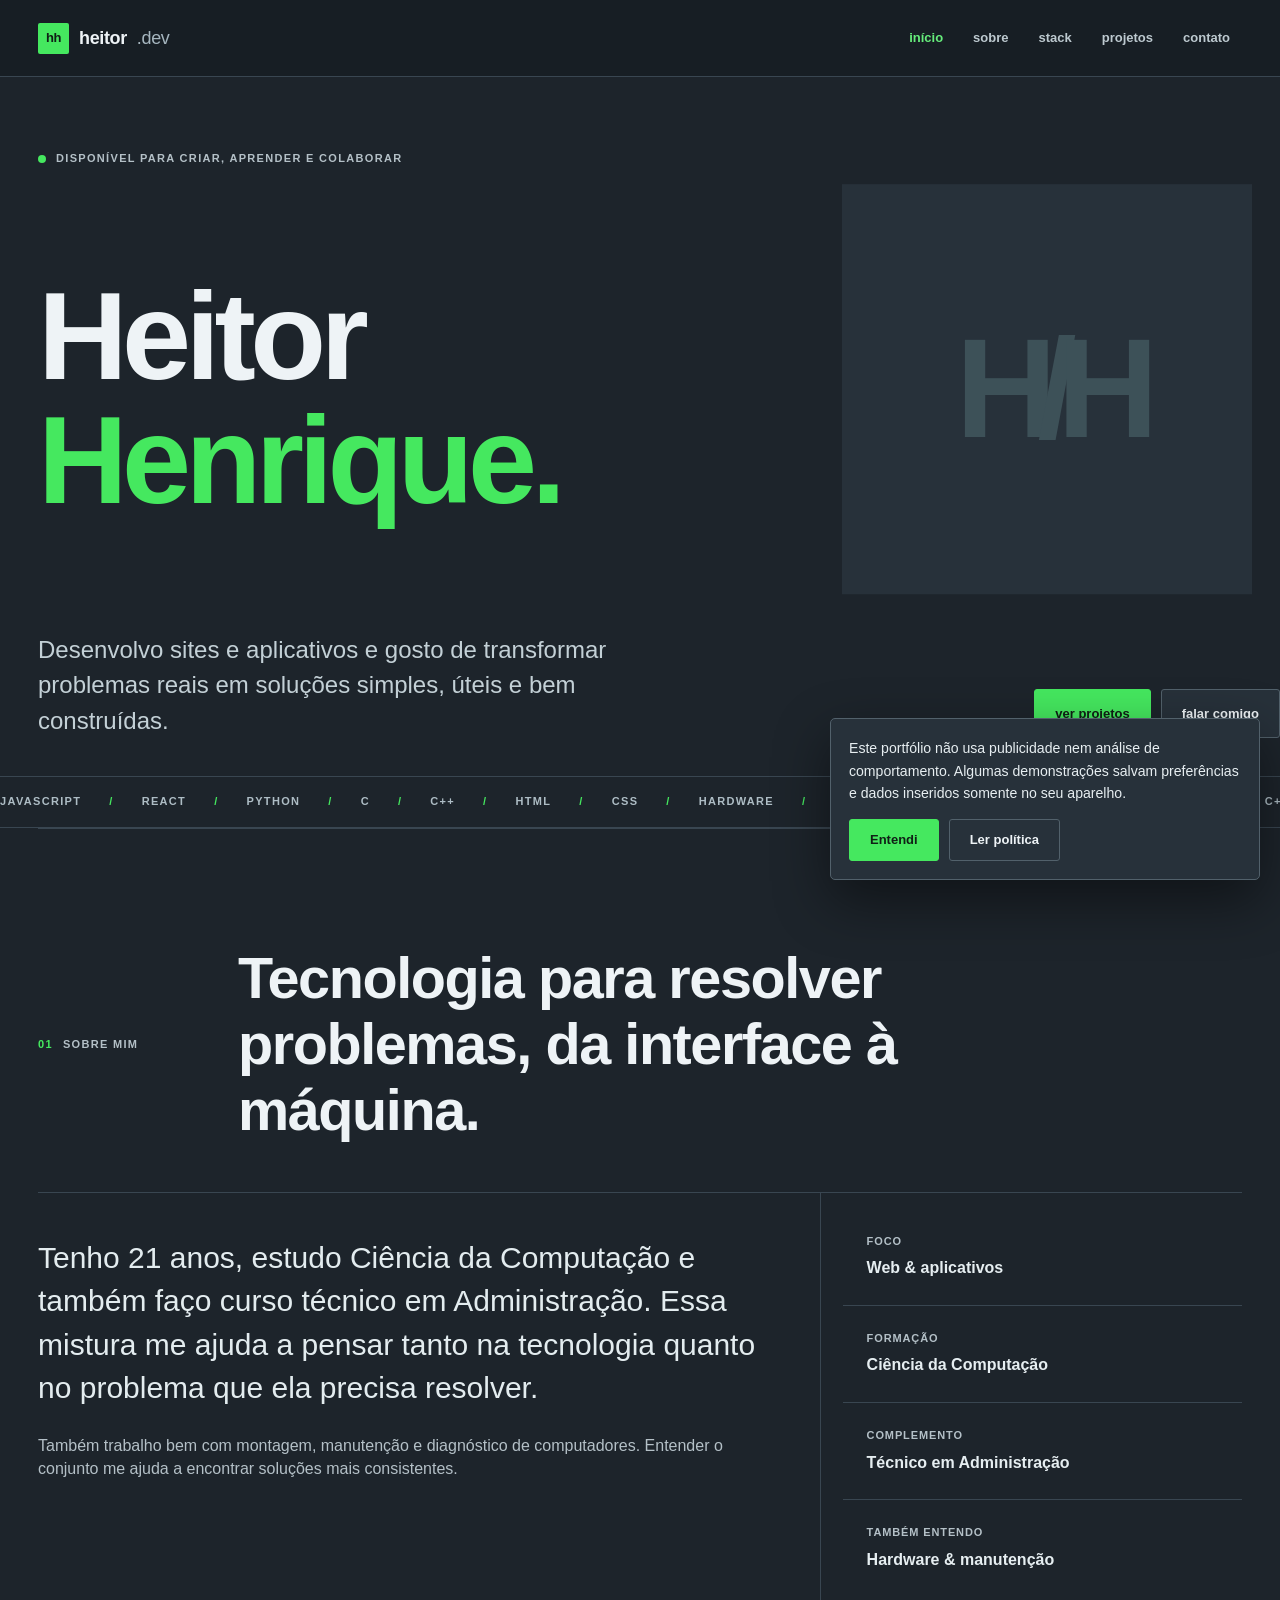
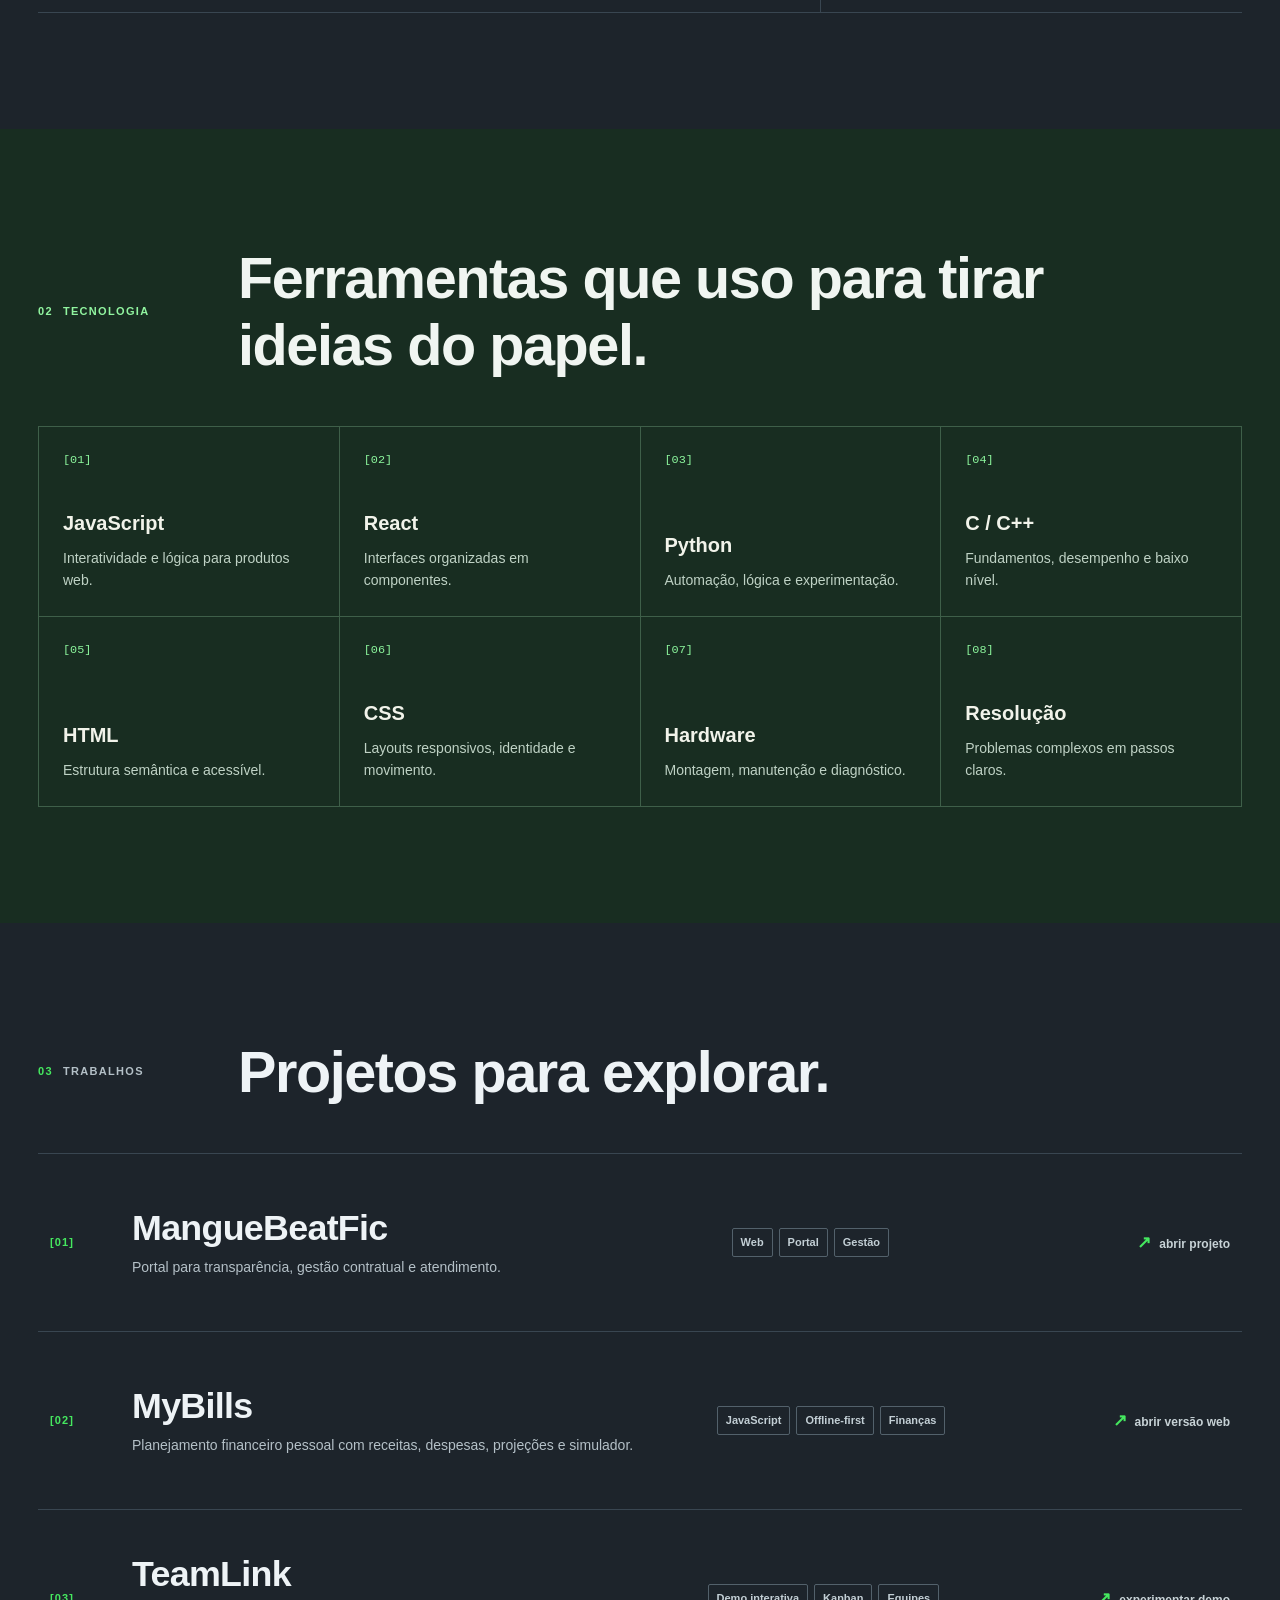
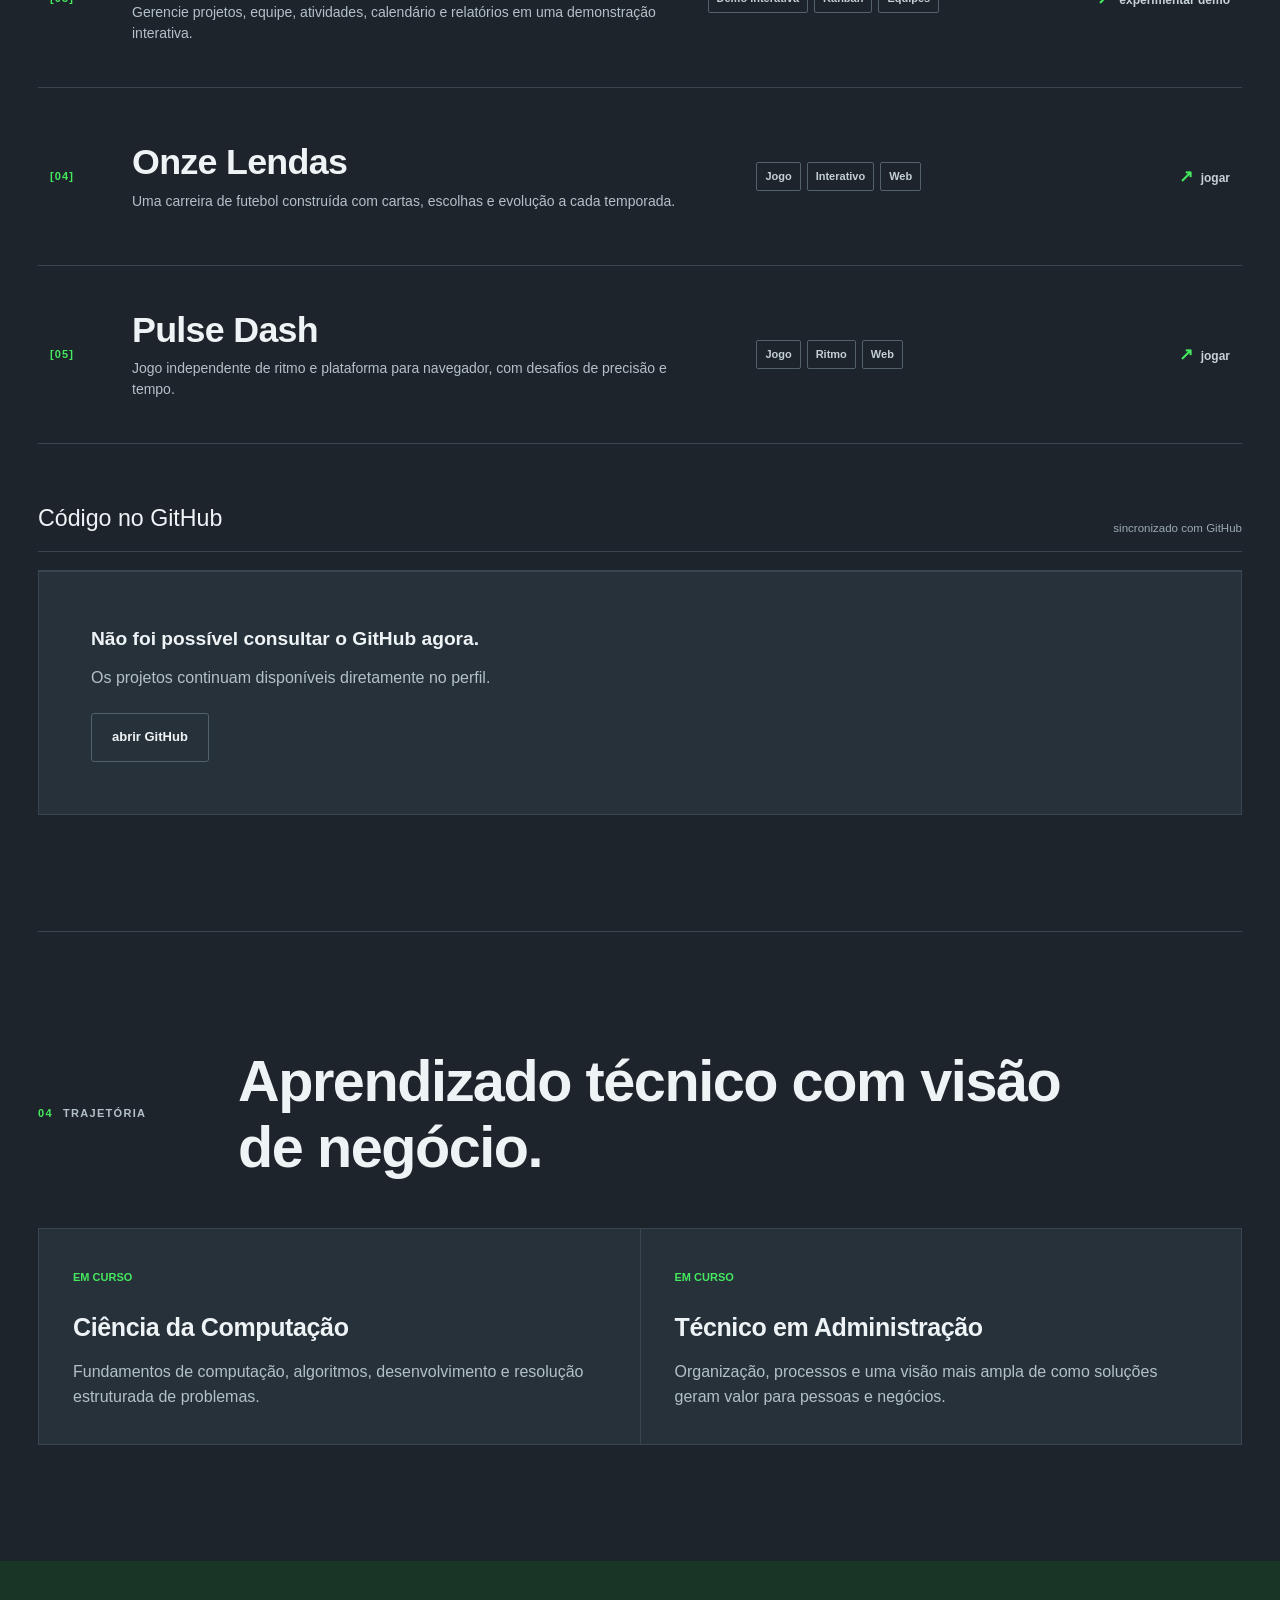
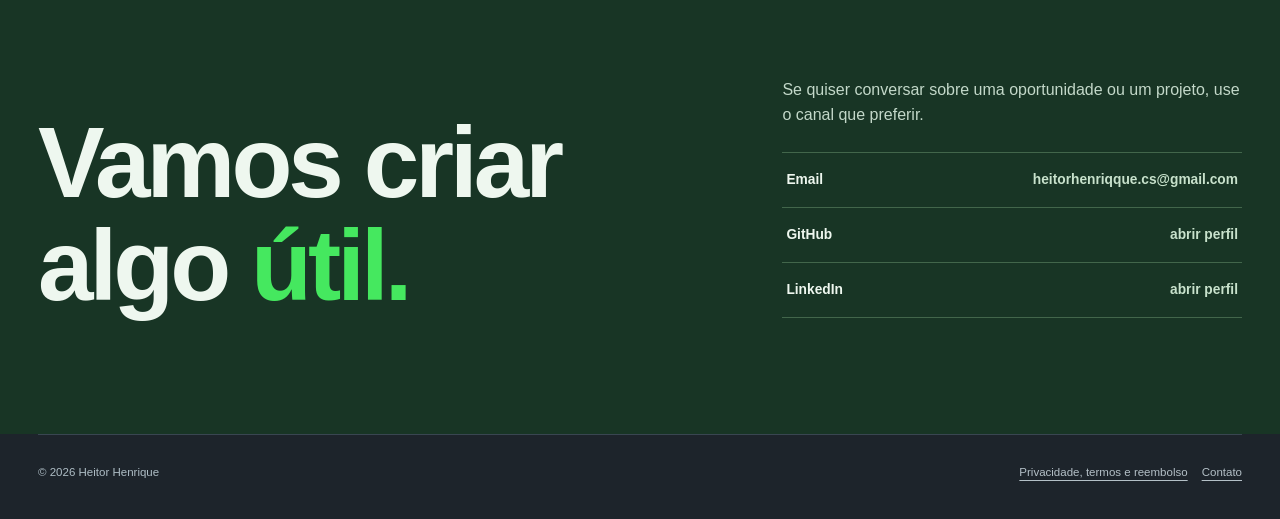
<file: index.html>
<!doctype html>
<html lang="pt-BR">
<head>
  <meta charset="UTF-8" />
  <meta name="viewport" content="width=device-width, initial-scale=1.0" />
  <meta name="description" content="Portfólio de Heitor Henrique, estudante de Ciência da Computação e desenvolvedor de sites e aplicativos." />
  <meta name="theme-color" content="#080a09" />
  <title>Heitor Henrique — Desenvolvedor</title>
  <link rel="icon" type="image/svg+xml" href="data:image/svg+xml,%3Csvg xmlns='http://www.w3.org/2000/svg' viewBox='0 0 64 64'%3E%3Crect width='64' height='64' rx='14' fill='%23080a09'/%3E%3Cpath d='M15 17v30M49 17v30M15 32h34' stroke='%2300ff88' stroke-width='7' stroke-linecap='round'/%3E%3C/svg%3E" />
  <style>
    :root {
      --bg: #080a09;
      --panel: #0e1110;
      --panel-2: #121614;
      --ink: #f4f5f4;
      --muted: #888f8b;
      --faint: #9aa19d;
      --line: rgba(255, 255, 255, 0.1);
      --green: #00ff88;
      --green-soft: rgba(0, 255, 136, 0.12);
      --mono: ui-monospace, SFMono-Regular, Menlo, Consolas, monospace;
      --sans: Inter, system-ui, -apple-system, BlinkMacSystemFont, "Segoe UI", sans-serif;
      --page: min(1180px, calc(100vw - 48px));
    }

    * { box-sizing: border-box; }
    html { scroll-behavior: smooth; }
    body {
      margin: 0;
      min-width: 320px;
      color: var(--ink);
      background: var(--bg);
      font-family: var(--sans);
      font-size: 16px;
      line-height: 1.6;
      overflow-x: hidden;
    }

    body::before {
      content: "";
      position: fixed;
      inset: 0;
      z-index: -2;
      pointer-events: none;
      background-image:
        radial-gradient(circle at 68% 4%, rgba(0, 255, 136, 0.085), transparent 30%),
        linear-gradient(rgba(255,255,255,.026) 1px, transparent 1px),
        linear-gradient(90deg, rgba(255,255,255,.026) 1px, transparent 1px);
      background-size: auto, 48px 48px, 48px 48px;
      mask-image: linear-gradient(to bottom, #000 0%, rgba(0,0,0,.75) 52%, transparent 100%);
    }

    ::selection { color: #001b0e; background: var(--green); }
    a { color: inherit; text-decoration: none; }
    button { color: inherit; font: inherit; }
    [id] { scroll-margin-top: 100px; }
    :focus-visible { outline: 3px solid var(--green); outline-offset: 4px; }

    .skip-link {
      position: fixed;
      z-index: 1000;
      top: 12px;
      left: 12px;
      padding: 10px 14px;
      background: var(--green);
      color: #00170c;
      transform: translateY(-140%);
      transition: transform .2s ease;
    }
    .skip-link:focus { transform: translateY(0); }

    .topbar {
      position: fixed;
      inset: 0 0 auto;
      z-index: 50;
      background: rgba(8,10,9,.72);
      border-bottom: 1px solid var(--line);
      backdrop-filter: blur(18px);
    }

    .nav {
      width: var(--page);
      height: 68px;
      margin: auto;
      display: flex;
      align-items: center;
      justify-content: space-between;
      gap: 24px;
    }

    .brand {
      display: inline-flex;
      align-items: center;
      gap: 10px;
      font-family: var(--mono);
      font-weight: 700;
      letter-spacing: -.03em;
    }
    .brand-mark { color: var(--green); }
    .brand-ext { color: var(--faint); font-weight: 400; }

    .nav-links { display: flex; align-items: center; gap: 6px; }
    .nav-link {
      position: relative;
      padding: 8px 12px;
      color: var(--muted);
      font-family: var(--mono);
      font-size: .82rem;
      transition: color .25s ease;
    }
    .nav-link::before { content: "~/"; opacity: 0; color: var(--green); transition: opacity .25s ease; }
    .nav-link:hover, .nav-link.is-active { color: var(--ink); }
    .nav-link:hover::before, .nav-link.is-active::before { opacity: 1; }

    .menu-button {
      display: none;
      border: 1px solid var(--line);
      background: var(--panel);
      padding: 9px 12px;
      font-family: var(--mono);
      font-size: .8rem;
    }

    main { overflow: hidden; }
    .section {
      width: var(--page);
      margin: 0 auto;
      padding: 116px 0;
      border-top: 1px solid var(--line);
    }

    .hero {
      min-height: 100svh;
      padding-top: 132px;
      display: grid;
      grid-template-rows: auto 1fr auto;
      border-top: 0;
    }

    .eyebrow, .section-kicker {
      display: flex;
      align-items: center;
      gap: 10px;
      color: var(--muted);
      font-family: var(--mono);
      font-size: .78rem;
      letter-spacing: .08em;
      text-transform: uppercase;
    }
    .eyebrow-dot {
      width: 8px;
      height: 8px;
      border-radius: 50%;
      background: var(--green);
      box-shadow: 0 0 0 6px var(--green-soft), 0 0 22px var(--green);
      animation: pulse 2.2s ease-in-out infinite;
    }

    .hero-copy { align-self: center; padding: 40px 0 72px; }
    .hero h1 {
      max-width: 1050px;
      margin: 0;
      font-family: var(--mono);
      font-size: clamp(3.2rem, 8.6vw, 8rem);
      font-weight: 600;
      line-height: .92;
      letter-spacing: -.085em;
    }
    .hero h1 .outline {
      color: #bfc5c1;
      -webkit-text-stroke: 0;
    }
    .hero h1 .accent { color: var(--green); }

    .hero-bottom {
      display: grid;
      grid-template-columns: 1.35fr .65fr;
      align-items: end;
      gap: 40px;
      padding-bottom: 24px;
    }
    .hero-intro {
      max-width: 690px;
      margin: 0;
      color: #c4c8c5;
      font-size: clamp(1.1rem, 2vw, 1.45rem);
      line-height: 1.55;
    }
    .hero-actions { display: flex; justify-content: flex-end; gap: 10px; flex-wrap: wrap; }

    .button {
      display: inline-flex;
      align-items: center;
      justify-content: center;
      min-height: 48px;
      padding: 0 20px;
      border: 1px solid var(--line);
      background: var(--panel);
      font-family: var(--mono);
      font-size: .84rem;
      transition: color .25s ease, background .25s ease, border-color .25s ease, transform .25s ease;
    }
    .button:hover { border-color: var(--green); color: var(--green); transform: translateY(-2px); }
    .button.primary { color: #00180c; background: var(--green); border-color: var(--green); }
    .button.primary:hover { color: #00180c; background: #67ffb7; }

    .ticker {
      width: 100vw;
      margin-left: calc((100vw - var(--page)) / -2);
      overflow: hidden;
      border-top: 1px solid var(--line);
      border-bottom: 1px solid var(--line);
      color: var(--faint);
      font-family: var(--mono);
      font-size: .78rem;
      letter-spacing: .12em;
      text-transform: uppercase;
    }
    .ticker-track {
      display: flex;
      width: max-content;
      gap: 28px;
      padding: 14px 0;
      animation: marquee 22s linear infinite;
    }
    .ticker-track span::after { content: "/"; margin-left: 28px; color: var(--green); }

    .section-head {
      display: grid;
      grid-template-columns: 180px 1fr;
      gap: 40px;
      margin-bottom: 60px;
    }
    .section-kicker strong { color: var(--green); font-weight: 500; }
    .section-title {
      max-width: 850px;
      margin: 0;
      font-family: var(--mono);
      font-size: clamp(2.15rem, 5vw, 4.7rem);
      line-height: 1.05;
      letter-spacing: -.065em;
    }

    .about-grid { display: grid; grid-template-columns: 1.3fr .7fr; gap: 24px; }
    .about-copy, .facts { border: 1px solid var(--line); background: rgba(14,17,16,.72); }
    .about-copy { padding: clamp(26px, 5vw, 58px); }
    .about-copy p { margin: 0; color: #c5cac7; font-size: clamp(1.15rem, 2.1vw, 1.6rem); }
    .about-copy p + p { margin-top: 24px; color: var(--muted); font-size: 1rem; }
    .facts { display: grid; }
    .fact { padding: 24px; border-bottom: 1px solid var(--line); }
    .fact:last-child { border-bottom: 0; }
    .fact dt { color: var(--muted); font-family: var(--mono); font-size: .72rem; text-transform: uppercase; }
    .fact dd { margin: 5px 0 0; font-family: var(--mono); font-size: 1rem; }

    .skill-grid { display: grid; grid-template-columns: repeat(4, 1fr); border-top: 1px solid var(--line); border-left: 1px solid var(--line); }
    .skill-card {
      position: relative;
      min-height: 210px;
      padding: 24px;
      display: flex;
      flex-direction: column;
      justify-content: space-between;
      border-right: 1px solid var(--line);
      border-bottom: 1px solid var(--line);
      background: rgba(8,10,9,.5);
      transition: background .25s ease;
      overflow: hidden;
    }
    .skill-card::before {
      content: "";
      position: absolute;
      inset: auto 0 0;
      height: 3px;
      background: var(--green);
      transform: scaleX(0);
      transform-origin: left;
      transition: transform .35s ease;
    }
    .skill-card:hover { background: var(--green-soft); }
    .skill-card:hover::before { transform: scaleX(1); }
    .skill-index { color: var(--green); font-family: var(--mono); font-size: .74rem; }
    .skill-card h3 { margin: 0; font-family: var(--mono); font-size: 1.15rem; font-weight: 500; }
    .skill-card p { margin: 8px 0 0; color: var(--muted); font-size: .9rem; }

    .project-list { display: grid; gap: 12px; }
    .project-card {
      position: relative;
      display: grid;
      grid-template-columns: 70px 1.15fr 1fr auto;
      gap: 24px;
      align-items: center;
      min-height: 150px;
      padding: 26px 28px;
      border: 1px solid var(--line);
      background: rgba(14,17,16,.65);
      transition: border-color .3s ease, background .3s ease, transform .3s ease;
    }
    .project-card:hover { border-color: rgba(0,255,136,.55); background: var(--panel-2); transform: translateX(8px); }
    .project-number { color: var(--green); font-family: var(--mono); font-size: .8rem; }
    .project-card h3 { margin: 0; font-family: var(--mono); font-size: clamp(1.2rem, 2.2vw, 1.8rem); }
    .project-card p { margin: 7px 0 0; color: var(--muted); }
    .project-tags { display: flex; flex-wrap: wrap; gap: 8px; }
    .tag { padding: 5px 8px; border: 1px solid var(--line); color: var(--muted); font-family: var(--mono); font-size: .7rem; }
    .project-status { color: var(--faint); font-family: var(--mono); font-size: .72rem; white-space: nowrap; }
    .project-status::before { content: "●"; margin-right: 8px; color: var(--green); }
    .project-empty {
      padding: clamp(28px, 5vw, 52px);
      border: 1px solid var(--line);
      background: rgba(14,17,16,.65);
    }
    .project-empty strong { display: block; margin-bottom: 10px; font-family: var(--mono); font-size: 1.2rem; }
    .project-empty p { max-width: 680px; margin: 0 0 22px; color: var(--muted); }
    .project-empty .button { width: fit-content; }
    .github-heading {
      display: flex;
      justify-content: space-between;
      gap: 20px;
      align-items: end;
      margin: 56px 0 18px;
      padding-bottom: 14px;
      border-bottom: 1px solid var(--line);
    }
    .github-heading h3 { margin: 0; font-family: var(--mono); font-size: clamp(1.1rem, 2vw, 1.45rem); font-weight: 500; }
    .github-heading span { color: var(--faint); font-family: var(--mono); font-size: .72rem; }

    .journey {
      display: grid;
      grid-template-columns: repeat(2, 1fr);
      gap: 24px;
    }
    .journey-card { padding: 34px; border: 1px solid var(--line); background: rgba(14,17,16,.72); }
    .journey-card .label { color: var(--green); font-family: var(--mono); font-size: .75rem; }
    .journey-card h3 { margin: 18px 0 12px; font-family: var(--mono); font-size: 1.45rem; }
    .journey-card p { margin: 0; color: var(--muted); }

    .contact-wrap {
      display: grid;
      grid-template-columns: 1.2fr .8fr;
      gap: 60px;
      align-items: end;
    }
    .contact-title { margin: 0; font-family: var(--mono); font-size: clamp(3rem, 7.6vw, 7.2rem); line-height: .98; letter-spacing: -.075em; }
    .contact-title span { color: var(--green); }
    .contact-side p { margin: 0 0 24px; color: var(--muted); }
    .contact-links { display: grid; border-top: 1px solid var(--line); }
    .contact-link { padding: 16px 4px; display: flex; justify-content: space-between; border-bottom: 1px solid var(--line); font-family: var(--mono); font-size: .86rem; }
    .contact-link span:last-child { color: var(--faint); }

    footer {
      width: var(--page);
      margin: auto;
      padding: 28px 0 38px;
      display: flex;
      justify-content: space-between;
      gap: 20px;
      border-top: 1px solid var(--line);
      color: var(--faint);
      font-family: var(--mono);
      font-size: .72rem;
    }

    .reveal { opacity: 0; transform: translateY(28px); transition: opacity .75s ease, transform .75s cubic-bezier(.22,1,.36,1); }
    .reveal.is-visible { opacity: 1; transform: translateY(0); }

    .cursor {
      position: fixed;
      top: 0;
      left: 0;
      z-index: 9999;
      width: 28px;
      height: 28px;
      pointer-events: none;
      will-change: transform, width, height;
      transition: width .24s cubic-bezier(.22,1,.36,1), height .24s cubic-bezier(.22,1,.36,1), opacity .2s ease;
      mix-blend-mode: difference;
    }
    .cursor-dot { position: absolute; width: 4px; height: 4px; left: 50%; top: 50%; transform: translate(-50%,-50%); border-radius: 50%; background: #fff; transition: opacity .2s ease; }
    .cursor-corner { position: absolute; width: 9px; height: 9px; border-color: #fff; border-style: solid; transition: width .2s ease, height .2s ease; }
    .cursor-corner:nth-child(2) { top: 0; left: 0; border-width: 2px 0 0 2px; }
    .cursor-corner:nth-child(3) { top: 0; right: 0; border-width: 2px 2px 0 0; }
    .cursor-corner:nth-child(4) { bottom: 0; right: 0; border-width: 0 2px 2px 0; }
    .cursor-corner:nth-child(5) { bottom: 0; left: 0; border-width: 0 0 2px 2px; }
    .cursor.is-target .cursor-dot { opacity: 0; }

    .privacy-notice {
      position: fixed;
      z-index: 80;
      right: 20px;
      bottom: 20px;
      width: min(430px, calc(100vw - 40px));
      padding: 18px;
      border: 1px solid rgba(0, 255, 136, .35);
      background: #0e1110;
      box-shadow: 0 20px 60px rgba(0, 0, 0, .45);
    }
    .privacy-notice p { margin: 0 0 14px; color: #fff; background:#0e1110; font-size: .88rem; }
    .privacy-actions { display: flex; flex-wrap: wrap; gap: 10px; }
    .privacy-actions .button { min-height: 42px; }
    .legal-links { display: flex; flex-wrap: wrap; gap: 14px; }
    .legal-links a { color: var(--muted); text-decoration: underline; text-underline-offset: 4px; }

    @keyframes pulse { 50% { opacity: .4; transform: scale(.8); } }
    @keyframes marquee { to { transform: translateX(-50%); } }

    @media (pointer: fine) { body, a, button { cursor: none; } }
    @media (pointer: coarse) { .cursor { display: none; } }

    @media (max-width: 900px) {
      :root { --page: min(100% - 32px, 720px); }
      .nav-links {
        position: absolute;
        top: 68px;
        left: 16px;
        right: 16px;
        display: none;
        flex-direction: column;
        align-items: stretch;
        padding: 12px;
        border: 1px solid var(--line);
        background: #0b0e0c;
      }
      .nav-links.is-open { display: flex; }
      .menu-button { display: block; }
      .hero-bottom, .about-grid, .contact-wrap { grid-template-columns: 1fr; }
      .hero-actions { justify-content: flex-start; }
      .section-head { grid-template-columns: 1fr; gap: 16px; }
      .skill-grid { grid-template-columns: repeat(2, 1fr); }
      .project-card { grid-template-columns: 50px 1fr; }
      .project-tags, .project-status { grid-column: 2; }
      .github-heading { align-items: start; flex-direction: column; }
      .contact-side { max-width: 560px; }
    }

    @media (max-width: 580px) {
      :root { --page: calc(100vw - 28px); }
      .section { padding: 88px 0; }
      .hero { padding-top: 116px; }
      .hero-copy { padding: 64px 0; }
      .hero h1 { font-size: clamp(3rem, 15vw, 5rem); }
      .hero-bottom { gap: 28px; }
      .skill-grid, .journey { grid-template-columns: 1fr; }
      .skill-card { min-height: 170px; }
      .project-card { grid-template-columns: 1fr; padding: 24px; }
      .project-tags, .project-status { grid-column: 1; }
      footer { flex-direction: column; }
    }

    @media (prefers-reduced-motion: reduce) {
      *, *::before, *::after { scroll-behavior: auto !important; animation-duration: .01ms !important; animation-iteration-count: 1 !important; transition-duration: .01ms !important; }
      .cursor { display: none; }
      body, a, button { cursor: auto; }
    }
  </style>
  <link rel="stylesheet" href="visual-refresh.css?v=3">
</head>
<body>
  <a class="skip-link" href="#conteudo">Pular para o conteúdo</a>
  <div class="cursor" aria-hidden="true">
    <span class="cursor-dot"></span><span class="cursor-corner"></span><span class="cursor-corner"></span><span class="cursor-corner"></span><span class="cursor-corner"></span>
  </div>

  <header class="topbar">
    <nav class="nav" aria-label="Navegação principal">
      <a class="brand cursor-target" href="#inicio" aria-label="Voltar ao início"><span class="brand-mark">hh</span><span>heitor</span><span class="brand-ext">.dev</span></a>
      <button class="menu-button cursor-target" type="button" aria-expanded="false" aria-controls="nav-links">menu</button>
      <div class="nav-links" id="nav-links">
        <a class="nav-link cursor-target is-active" href="#inicio">início</a>
        <a class="nav-link cursor-target" href="#sobre">sobre</a>
        <a class="nav-link cursor-target" href="#habilidades">stack</a>
        <a class="nav-link cursor-target" href="#projetos">projetos</a>
        <a class="nav-link cursor-target" href="#contato">contato</a>
      </div>
    </nav>
  </header>

  <main id="conteudo">
    <section class="section hero" id="inicio" data-section>
      <div class="eyebrow reveal"><span class="eyebrow-dot"></span> disponível para criar, aprender e colaborar</div>
      <div class="hero-copy reveal">
        <h1>Heitor<br><span class="outline">Henrique</span><span class="accent">.</span></h1>
      </div>
      <div>
        <div class="hero-bottom reveal">
          <p class="hero-intro">Desenvolvo sites e aplicativos e gosto de transformar problemas reais em soluções simples, úteis e bem construídas.</p>
          <div class="hero-actions">
            <a class="button primary cursor-target" href="#projetos">ver projetos</a>
            <a class="button cursor-target" href="#contato">falar comigo</a>
          </div>
        </div>
        <div class="ticker" aria-hidden="true">
          <div class="ticker-track">
            <span>JavaScript</span><span>React</span><span>Python</span><span>C</span><span>C++</span><span>HTML</span><span>CSS</span><span>Hardware</span>
            <span>JavaScript</span><span>React</span><span>Python</span><span>C</span><span>C++</span><span>HTML</span><span>CSS</span><span>Hardware</span>
          </div>
        </div>
      </div>
    </section>

    <section class="section" id="sobre" data-section>
      <div class="section-head reveal">
        <div class="section-kicker"><strong>01</strong> sobre mim</div>
        <h2 class="section-title">Tecnologia para resolver problemas, da interface à máquina.</h2>
      </div>
      <div class="about-grid reveal">
        <article class="about-copy">
          <p>Tenho 21 anos, estudo Ciência da Computação e também faço curso técnico em Administração. Essa mistura me ajuda a pensar tanto na tecnologia quanto no problema que ela precisa resolver.</p>
          <p>Também trabalho bem com montagem, manutenção e diagnóstico de computadores. Entender o conjunto me ajuda a encontrar soluções mais consistentes.</p>
        </article>
        <dl class="facts">
          <div class="fact"><dt>Foco</dt><dd>Web & aplicativos</dd></div>
          <div class="fact"><dt>Formação</dt><dd>Ciência da Computação</dd></div>
          <div class="fact"><dt>Complemento</dt><dd>Técnico em Administração</dd></div>
          <div class="fact"><dt>Também entendo</dt><dd>Hardware & manutenção</dd></div>
        </dl>
      </div>
    </section>

    <section class="section" id="habilidades" data-section>
      <div class="section-head reveal">
        <div class="section-kicker"><strong>02</strong> tecnologia</div>
        <h2 class="section-title">Ferramentas que uso para tirar ideias do papel.</h2>
      </div>
      <div class="skill-grid reveal">
        <article class="skill-card cursor-target"><span class="skill-index">[01]</span><div><h3>JavaScript</h3><p>Interatividade e lógica para produtos web.</p></div></article>
        <article class="skill-card cursor-target"><span class="skill-index">[02]</span><div><h3>React</h3><p>Interfaces organizadas em componentes.</p></div></article>
        <article class="skill-card cursor-target"><span class="skill-index">[03]</span><div><h3>Python</h3><p>Automação, lógica e experimentação.</p></div></article>
        <article class="skill-card cursor-target"><span class="skill-index">[04]</span><div><h3>C / C++</h3><p>Fundamentos, desempenho e baixo nível.</p></div></article>
        <article class="skill-card cursor-target"><span class="skill-index">[05]</span><div><h3>HTML</h3><p>Estrutura semântica e acessível.</p></div></article>
        <article class="skill-card cursor-target"><span class="skill-index">[06]</span><div><h3>CSS</h3><p>Layouts responsivos, identidade e movimento.</p></div></article>
        <article class="skill-card cursor-target"><span class="skill-index">[07]</span><div><h3>Hardware</h3><p>Montagem, manutenção e diagnóstico.</p></div></article>
        <article class="skill-card cursor-target"><span class="skill-index">[08]</span><div><h3>Resolução</h3><p>Problemas complexos em passos claros.</p></div></article>
      </div>
    </section>

    <section class="section" id="projetos" data-section>
      <div class="section-head reveal">
        <div class="section-kicker"><strong>03</strong> trabalhos</div>
        <h2 class="section-title">Projetos para explorar.</h2>
      </div>
      <div class="project-list reveal">
        <a class="project-card cursor-target" href="https://manguebeatfic.portalsgi.dev.br/" target="_blank" rel="noreferrer" aria-label="Abrir o projeto MangueBeatFic">
          <span class="project-number">[01]</span>
          <div><h3>MangueBeatFic</h3><p>Portal para transparência, gestão contratual e atendimento.</p></div>
          <div class="project-tags"><span class="tag">Web</span><span class="tag">Portal</span><span class="tag">Gestão</span></div>
          <span class="project-status">abrir projeto</span>
        </a>
        <a class="project-card cursor-target" href="/mybills/" target="_blank" rel="noreferrer" aria-label="Abrir a versão web do MyBills">
          <span class="project-number">[02]</span>
          <div><h3>MyBills</h3><p>Planejamento financeiro pessoal com receitas, despesas, projeções e simulador.</p></div>
          <div class="project-tags"><span class="tag">JavaScript</span><span class="tag">Offline-first</span><span class="tag">Finanças</span></div>
          <span class="project-status">abrir versão web</span>
        </a>
        <a class="project-card cursor-target" href="/teamlink-demo/" target="_blank" rel="noreferrer" aria-label="Experimentar a demonstração interativa do TeamLink">
          <span class="project-number">[03]</span>
          <div><h3>TeamLink</h3><p>Gerencie projetos, equipe, atividades, calendário e relatórios em uma demonstração interativa.</p></div>
          <div class="project-tags"><span class="tag">Demo interativa</span><span class="tag">Kanban</span><span class="tag">Equipes</span></div>
          <span class="project-status">experimentar demo</span>
        </a>
        <a class="project-card cursor-target" href="https://2.portalsgi.dev.br/" target="_blank" rel="noopener noreferrer" aria-label="Abrir o jogo Onze Lendas">
          <span class="project-number">[04]</span>
          <div><h3>Onze Lendas</h3><p>Uma carreira de futebol construída com cartas, escolhas e evolução a cada temporada.</p></div>
          <div class="project-tags"><span class="tag">Jogo</span><span class="tag">Interativo</span><span class="tag">Web</span></div>
          <span class="project-status">jogar</span>
        </a>
        <a class="project-card cursor-target" href="https://geometry-dash-web.heitorhenriqque-cs.chatgpt.site/" target="_blank" rel="noopener noreferrer" aria-label="Abrir o jogo Pulse Dash">
          <span class="project-number">[05]</span>
          <div><h3>Pulse Dash</h3><p>Jogo independente de ritmo e plataforma para navegador, com desafios de precisão e tempo.</p></div>
          <div class="project-tags"><span class="tag">Jogo</span><span class="tag">Ritmo</span><span class="tag">Web</span></div>
          <span class="project-status">jogar</span>
        </a>
      </div>
      <div class="github-heading reveal">
        <h3>Código no GitHub</h3>
        <span>sincronizado com GitHub</span>
      </div>
      <div class="project-list reveal" id="github-projects" aria-live="polite" aria-busy="true">
        <div class="project-empty"><strong>Buscando projetos...</strong><p>Conectando ao perfil público de Heitor no GitHub.</p></div>
      </div>
    </section>

    <section class="section" id="formacao" data-section>
      <div class="section-head reveal">
        <div class="section-kicker"><strong>04</strong> trajetória</div>
        <h2 class="section-title">Aprendizado técnico com visão de negócio.</h2>
      </div>
      <div class="journey reveal">
        <article class="journey-card"><span class="label">EM CURSO</span><h3>Ciência da Computação</h3><p>Fundamentos de computação, algoritmos, desenvolvimento e resolução estruturada de problemas.</p></article>
        <article class="journey-card"><span class="label">EM CURSO</span><h3>Técnico em Administração</h3><p>Organização, processos e uma visão mais ampla de como soluções geram valor para pessoas e negócios.</p></article>
      </div>
    </section>

    <section class="section" id="contato" data-section>
      <div class="contact-wrap reveal">
        <h2 class="contact-title">Vamos criar algo <span>útil.</span></h2>
        <div class="contact-side">
          <p>Se quiser conversar sobre uma oportunidade ou um projeto, use o canal que preferir.</p>
          <div class="contact-links">
            <a class="contact-link cursor-target" href="mailto:heitorhenriqque.cs@gmail.com"><span>Email</span><span>heitorhenriqque.cs@gmail.com</span></a>
            <a class="contact-link cursor-target" href="https://github.com/heitorhenriqquecs-collab" target="_blank" rel="noreferrer"><span>GitHub</span><span>abrir perfil</span></a>
            <a class="contact-link cursor-target" href="https://www.linkedin.com/in/heitor-henrique-1b227a341/" target="_blank" rel="noreferrer"><span>LinkedIn</span><span>abrir perfil</span></a>
          </div>
        </div>
      </div>
    </section>
  </main>

  <footer><span>© <span id="year"></span> Heitor Henrique</span><span class="legal-links"><a href="/legal/">Privacidade, termos e reembolso</a><a href="mailto:heitorhenriqque.cs@gmail.com">Contato</a></span></footer>

  <aside class="privacy-notice" id="privacyNotice" aria-label="Aviso de privacidade" hidden>
    <p>Este portfólio não usa publicidade nem análise de comportamento. Algumas demonstrações salvam preferências e dados inseridos somente no seu aparelho.</p>
    <div class="privacy-actions"><button class="button primary cursor-target" id="privacyDismiss" type="button">Entendi</button><a class="button cursor-target" href="/legal/">Ler política</a></div>
  </aside>

  <script>
    const reduceMotion = window.matchMedia('(prefers-reduced-motion: reduce)').matches;
    document.getElementById('year').textContent = new Date().getFullYear();
    const privacyNotice = document.getElementById('privacyNotice');
    try {
      privacyNotice.hidden = localStorage.getItem('heitor-privacy-notice-v1') === 'acknowledged';
    } catch {
      privacyNotice.hidden = false;
    }
    document.getElementById('privacyDismiss').addEventListener('click', () => {
      try { localStorage.setItem('heitor-privacy-notice-v1', 'acknowledged'); } catch {}
      privacyNotice.hidden = true;
    });

    const menuButton = document.querySelector('.menu-button');
    const navLinks = document.querySelector('.nav-links');
    menuButton.addEventListener('click', () => {
      const open = navLinks.classList.toggle('is-open');
      menuButton.setAttribute('aria-expanded', String(open));
      menuButton.textContent = open ? 'fechar' : 'menu';
    });
    document.querySelectorAll('.nav-link').forEach(link => link.addEventListener('click', () => {
      navLinks.classList.remove('is-open');
      menuButton.setAttribute('aria-expanded', 'false');
      menuButton.textContent = 'menu';
    }));

    const revealObserver = new IntersectionObserver(entries => {
      entries.forEach(entry => {
        if (entry.isIntersecting) {
          entry.target.classList.add('is-visible');
          revealObserver.unobserve(entry.target);
        }
      });
    }, { threshold: .13 });
    document.querySelectorAll('.reveal').forEach(el => revealObserver.observe(el));

    const sectionObserver = new IntersectionObserver(entries => {
      entries.forEach(entry => {
        if (!entry.isIntersecting) return;
        const id = entry.target.id;
        document.querySelectorAll('.nav-link').forEach(link => {
          link.classList.toggle('is-active', link.getAttribute('href') === `#${id}` || (id === 'formacao' && link.getAttribute('href') === '#sobre'));
        });
      });
    }, { rootMargin: '-35% 0px -55% 0px' });
    document.querySelectorAll('[data-section]').forEach(section => sectionObserver.observe(section));

    const projectsRoot = document.getElementById('github-projects');
    const githubProfile = 'https://github.com/heitorhenriqquecs-collab';

    const makeTag = label => {
      const tag = document.createElement('span');
      tag.className = 'tag';
      tag.textContent = label;
      return tag;
    };

    const renderProjects = repos => {
      projectsRoot.replaceChildren();
      projectsRoot.setAttribute('aria-busy', 'false');

      if (!repos.length) {
        const empty = document.createElement('div');
        empty.className = 'project-empty';
        const title = document.createElement('strong');
        title.textContent = 'Nenhum repositório público encontrado agora.';
        const copy = document.createElement('p');
        copy.textContent = 'Quando um projeto for publicado no perfil, ele aparecerá automaticamente aqui.';
        const link = document.createElement('a');
        link.className = 'button cursor-target';
        link.href = githubProfile;
        link.target = '_blank';
        link.rel = 'noreferrer';
        link.textContent = 'acompanhar no GitHub';
        empty.append(title, copy, link);
        projectsRoot.append(empty);
        return;
      }

      repos.forEach((repo, index) => {
        const card = document.createElement('a');
        card.className = 'project-card cursor-target';
        card.href = repo.html_url;
        card.target = '_blank';
        card.rel = 'noreferrer';
        card.setAttribute('aria-label', `Abrir ${repo.name} no GitHub`);

        const number = document.createElement('span');
        number.className = 'project-number';
        number.textContent = `[${String(index + 6).padStart(2, '0')}]`;

        const text = document.createElement('div');
        const heading = document.createElement('h3');
        heading.textContent = repo.name.replaceAll('-', ' ');
        const description = document.createElement('p');
        description.textContent = repo.description || 'Repositório de projeto e estudos de desenvolvimento.';
        text.append(heading, description);

        const tags = document.createElement('div');
        tags.className = 'project-tags';
        if (repo.language) tags.append(makeTag(repo.language));
        (repo.topics || []).slice(0, 3).forEach(topic => tags.append(makeTag(topic)));
        if (repo.fork) tags.append(makeTag('fork'));
        if (repo.archived) tags.append(makeTag('arquivado'));

        const status = document.createElement('span');
        status.className = 'project-status';
        status.textContent = 'ver no GitHub';
        card.append(number, text, tags, status);
        projectsRoot.append(card);
      });
    };

    const loadProjects = async () => {
      try {
        const repos = [];
        for (let page = 1; page <= 10; page += 1) {
          const response = await fetch(`https://api.github.com/users/heitorhenriqquecs-collab/repos?per_page=100&sort=updated&page=${page}`, {
            headers: { Accept: 'application/vnd.github+json' }
          });
          if (!response.ok) throw new Error('GitHub indisponível');
          const batch = await response.json();
          repos.push(...batch);
          if (batch.length < 100) break;
        }
        renderProjects(repos);
      } catch {
        projectsRoot.setAttribute('aria-busy', 'false');
        projectsRoot.innerHTML = '<div class="project-empty"><strong>Não foi possível consultar o GitHub agora.</strong><p>Os projetos continuam disponíveis diretamente no perfil.</p><a class="button cursor-target" href="https://github.com/heitorhenriqquecs-collab" target="_blank" rel="noreferrer">abrir GitHub</a></div>';
      }
    };
    loadProjects();

    if (!reduceMotion && window.matchMedia('(pointer: fine)').matches) {
      const cursor = document.querySelector('.cursor');
      const state = { x: innerWidth / 2, y: innerHeight / 2, cx: innerWidth / 2, cy: innerHeight / 2, w: 28, h: 28, target: null };
      window.addEventListener('mousemove', event => { state.x = event.clientX; state.y = event.clientY; cursor.style.opacity = '1'; });
      document.documentElement.addEventListener('mouseleave', () => cursor.style.opacity = '0');

      document.addEventListener('mouseover', event => {
        const target = event.target.closest('.cursor-target');
        if (!target || target === state.target) return;
        state.target = target;
        cursor.classList.add('is-target');
      });
      document.addEventListener('mouseout', event => {
        if (!state.target || state.target.contains(event.relatedTarget)) return;
        state.target = null;
        state.w = 28;
        state.h = 28;
        cursor.classList.remove('is-target');
      });

      const animateCursor = () => {
        let tx = state.x, ty = state.y;
        if (state.target) {
          const rect = state.target.getBoundingClientRect();
          tx = rect.left + rect.width / 2;
          ty = rect.top + rect.height / 2;
          state.w = rect.width + 16;
          state.h = rect.height + 14;
        }
        state.cx += (tx - state.cx) * .22;
        state.cy += (ty - state.cy) * .22;
        cursor.style.width = `${state.w}px`;
        cursor.style.height = `${state.h}px`;
        cursor.style.transform = `translate3d(${state.cx - state.w / 2}px, ${state.cy - state.h / 2}px, 0) rotate(${state.target ? 0 : 45}deg)`;
        requestAnimationFrame(animateCursor);
      };
      animateCursor();
    }
  </script>
</body>
</html>
</file>
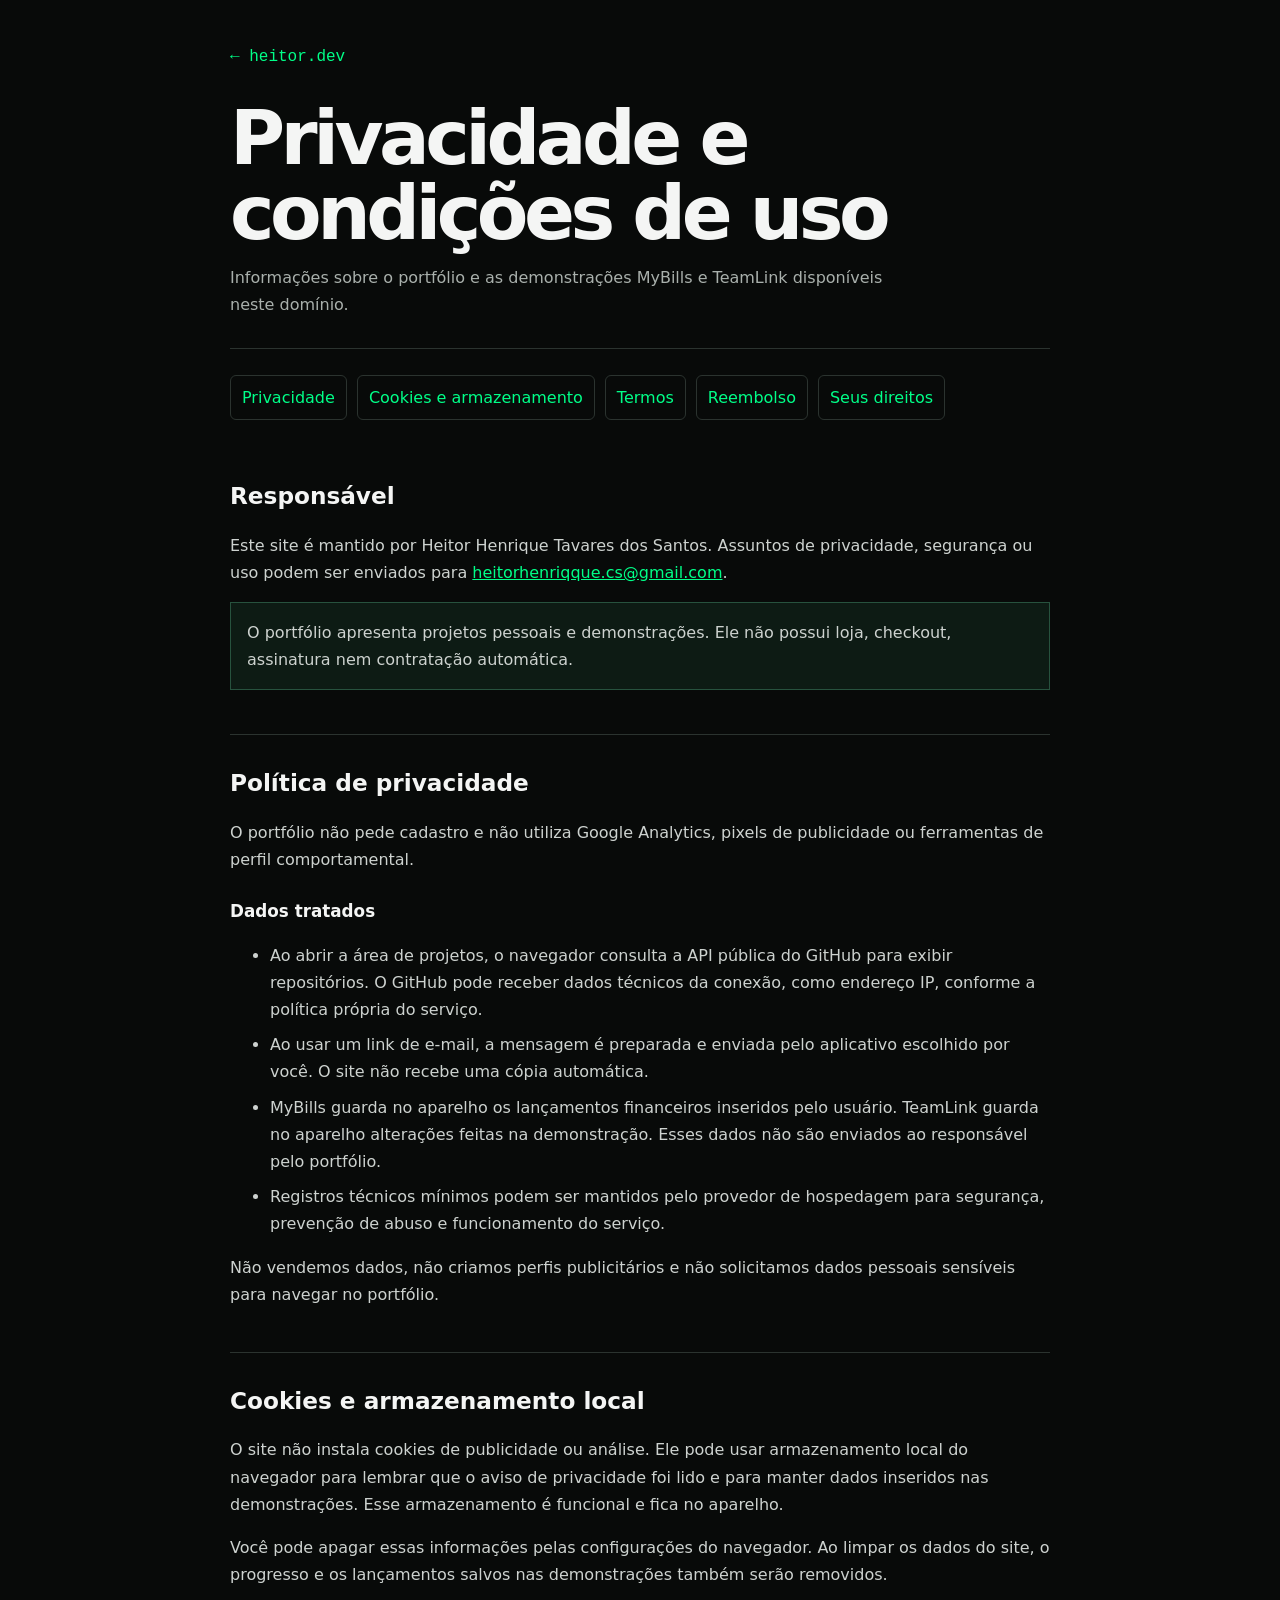
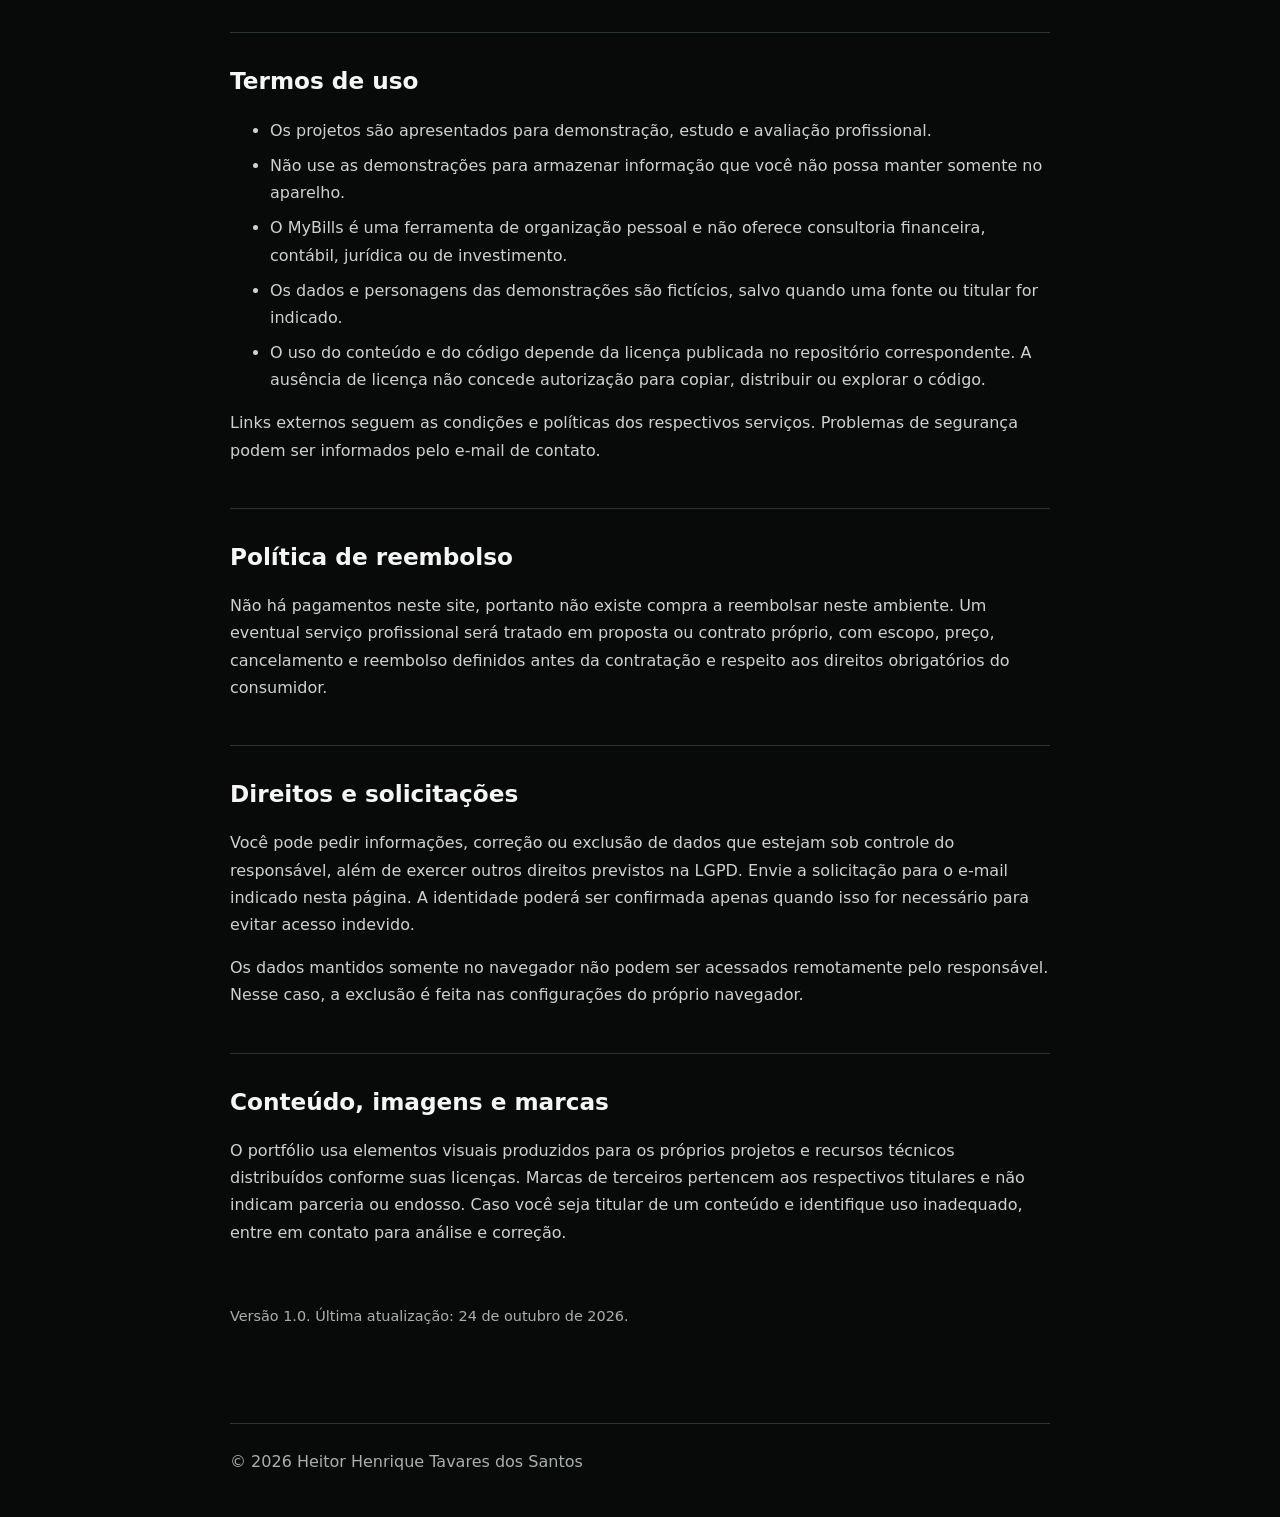
<file: legal/index.html>
<!doctype html>
<html lang="pt-BR">
<head>
  <meta charset="UTF-8" />
  <meta name="viewport" content="width=device-width, initial-scale=1.0" />
  <meta name="description" content="Política de privacidade, termos de uso e informações sobre reembolso do portfólio de Heitor Henrique." />
  <meta name="theme-color" content="#080a09" />
  <title>Privacidade e termos | Heitor Henrique</title>
  <style>
    :root{color-scheme:dark;--bg:#080a09;--panel:#101412;--ink:#f4f5f4;--muted:#a9b0ac;--line:#2b332f;--green:#00ff88;--page:min(820px,calc(100vw - 36px));font-family:Inter,system-ui,-apple-system,BlinkMacSystemFont,"Segoe UI",sans-serif}
    *{box-sizing:border-box}html{scroll-behavior:smooth}body{margin:0;background:var(--bg);color:var(--ink);line-height:1.7}a{color:var(--green)}a:hover{text-decoration:none}:focus-visible{outline:3px solid var(--green);outline-offset:4px}.skip{position:absolute;left:12px;top:12px;transform:translateY(-160%);padding:10px 14px;background:var(--green);color:#00170c}.skip:focus{transform:none}header,main,footer{width:var(--page);margin:auto}header{padding:42px 0 30px;border-bottom:1px solid var(--line)}header a{text-decoration:none;font-family:ui-monospace,SFMono-Regular,Menlo,Consolas,monospace}h1{max-width:720px;margin:30px 0 12px;font-size:clamp(2.4rem,7vw,4.7rem);line-height:1;letter-spacing:-.06em}header p{max-width:680px;margin:0;color:var(--muted)}main{padding:26px 0 80px}nav{display:flex;flex-wrap:wrap;gap:10px;margin:0 0 28px}nav a{padding:8px 11px;border:1px solid var(--line);border-radius:6px;text-decoration:none}section{padding:28px 0;border-top:1px solid var(--line)}section:first-of-type{border-top:0}h2{margin:0 0 12px;font-size:1.45rem}h3{margin:24px 0 8px;font-size:1.05rem}p,li{color:#cdd2cf}li+li{margin-top:8px}.note{padding:16px;border:1px solid #27523e;background:#0d1b14}.meta{color:var(--muted);font-size:.9rem}footer{padding:24px 0 44px;border-top:1px solid var(--line);color:var(--muted)}
  </style>
</head>
<body>
  <a class="skip" href="#conteudo">Pular para o conteúdo</a>
  <header>
    <a href="/">← heitor.dev</a>
    <h1>Privacidade e condições de uso</h1>
    <p>Informações sobre o portfólio e as demonstrações MyBills e TeamLink disponíveis neste domínio.</p>
  </header>
  <main id="conteudo">
    <nav aria-label="Nesta página"><a href="#privacidade">Privacidade</a><a href="#armazenamento">Cookies e armazenamento</a><a href="#termos">Termos</a><a href="#reembolso">Reembolso</a><a href="#direitos">Seus direitos</a></nav>
    <section id="responsavel">
      <h2>Responsável</h2>
      <p>Este site é mantido por Heitor Henrique Tavares dos Santos. Assuntos de privacidade, segurança ou uso podem ser enviados para <a href="mailto:heitorhenriqque.cs@gmail.com">heitorhenriqque.cs@gmail.com</a>.</p>
      <p class="note">O portfólio apresenta projetos pessoais e demonstrações. Ele não possui loja, checkout, assinatura nem contratação automática.</p>
    </section>
    <section id="privacidade">
      <h2>Política de privacidade</h2>
      <p>O portfólio não pede cadastro e não utiliza Google Analytics, pixels de publicidade ou ferramentas de perfil comportamental.</p>
      <h3>Dados tratados</h3>
      <ul>
        <li>Ao abrir a área de projetos, o navegador consulta a API pública do GitHub para exibir repositórios. O GitHub pode receber dados técnicos da conexão, como endereço IP, conforme a política própria do serviço.</li>
        <li>Ao usar um link de e-mail, a mensagem é preparada e enviada pelo aplicativo escolhido por você. O site não recebe uma cópia automática.</li>
        <li>MyBills guarda no aparelho os lançamentos financeiros inseridos pelo usuário. TeamLink guarda no aparelho alterações feitas na demonstração. Esses dados não são enviados ao responsável pelo portfólio.</li>
        <li>Registros técnicos mínimos podem ser mantidos pelo provedor de hospedagem para segurança, prevenção de abuso e funcionamento do serviço.</li>
      </ul>
      <p>Não vendemos dados, não criamos perfis publicitários e não solicitamos dados pessoais sensíveis para navegar no portfólio.</p>
    </section>
    <section id="armazenamento">
      <h2>Cookies e armazenamento local</h2>
      <p>O site não instala cookies de publicidade ou análise. Ele pode usar armazenamento local do navegador para lembrar que o aviso de privacidade foi lido e para manter dados inseridos nas demonstrações. Esse armazenamento é funcional e fica no aparelho.</p>
      <p>Você pode apagar essas informações pelas configurações do navegador. Ao limpar os dados do site, o progresso e os lançamentos salvos nas demonstrações também serão removidos.</p>
    </section>
    <section id="termos">
      <h2>Termos de uso</h2>
      <ul>
        <li>Os projetos são apresentados para demonstração, estudo e avaliação profissional.</li>
        <li>Não use as demonstrações para armazenar informação que você não possa manter somente no aparelho.</li>
        <li>O MyBills é uma ferramenta de organização pessoal e não oferece consultoria financeira, contábil, jurídica ou de investimento.</li>
        <li>Os dados e personagens das demonstrações são fictícios, salvo quando uma fonte ou titular for indicado.</li>
        <li>O uso do conteúdo e do código depende da licença publicada no repositório correspondente. A ausência de licença não concede autorização para copiar, distribuir ou explorar o código.</li>
      </ul>
      <p>Links externos seguem as condições e políticas dos respectivos serviços. Problemas de segurança podem ser informados pelo e-mail de contato.</p>
    </section>
    <section id="reembolso">
      <h2>Política de reembolso</h2>
      <p>Não há pagamentos neste site, portanto não existe compra a reembolsar neste ambiente. Um eventual serviço profissional será tratado em proposta ou contrato próprio, com escopo, preço, cancelamento e reembolso definidos antes da contratação e respeito aos direitos obrigatórios do consumidor.</p>
    </section>
    <section id="direitos">
      <h2>Direitos e solicitações</h2>
      <p>Você pode pedir informações, correção ou exclusão de dados que estejam sob controle do responsável, além de exercer outros direitos previstos na LGPD. Envie a solicitação para o e-mail indicado nesta página. A identidade poderá ser confirmada apenas quando isso for necessário para evitar acesso indevido.</p>
      <p>Os dados mantidos somente no navegador não podem ser acessados remotamente pelo responsável. Nesse caso, a exclusão é feita nas configurações do próprio navegador.</p>
    </section>
    <section id="propriedade">
      <h2>Conteúdo, imagens e marcas</h2>
      <p>O portfólio usa elementos visuais produzidos para os próprios projetos e recursos técnicos distribuídos conforme suas licenças. Marcas de terceiros pertencem aos respectivos titulares e não indicam parceria ou endosso. Caso você seja titular de um conteúdo e identifique uso inadequado, entre em contato para análise e correção.</p>
    </section>
    <p class="meta">Versão 1.0. Última atualização: 24 de outubro de 2026.</p>
  </main>
  <footer>© <span id="year"></span> Heitor Henrique Tavares dos Santos</footer>
  <script>document.getElementById('year').textContent=new Date().getFullYear()</script>
</body>
</html>
</file>
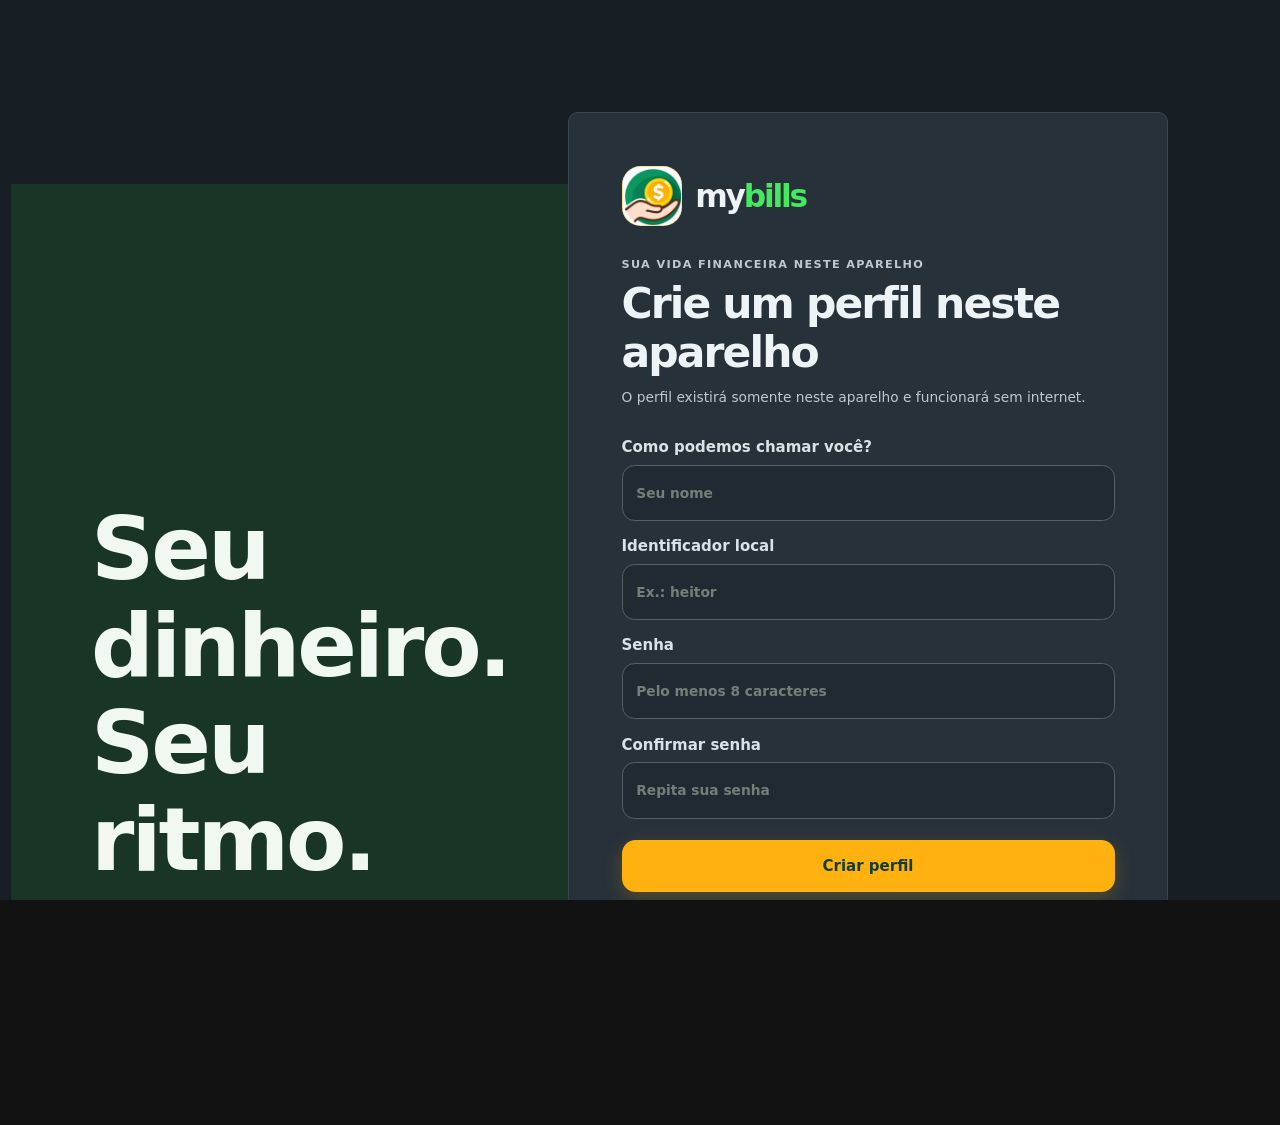
<file: mybills/index.html>
<!doctype html>
<html lang="pt-BR">
<head>
  <meta charset="UTF-8" />
  <meta name="viewport" content="width=device-width, initial-scale=1.0" />
  <meta name="theme-color" content="#18201d" />
  <meta http-equiv="Content-Security-Policy" content="default-src 'self' data: blob:; script-src 'self'; style-src 'self' 'unsafe-inline'; img-src 'self' data:; connect-src 'self' http:" />
  <title>mybills — Seu dinheiro, com clareza</title>
  <meta name="description" content="Protótipo offline para organizar receitas, despesas e simular o futuro financeiro." />
  <link rel="stylesheet" href="styles.css?v=20261004-15" />
  <link rel="stylesheet" href="visual-refresh.css?v=3" />
</head>
<body>
  <section class="auth-gate" id="authGate" aria-labelledby="authTitle">
    <div class="auth-card">
      <div class="auth-brand"><span class="auth-logo"><img src="assets/mybills-icon.png" alt="" /></span><span class="brand-name"><b>my</b><em>bills</em></span></div>
      <p class="eyebrow">Sua vida financeira neste aparelho</p>
      <h1 id="authTitle">Entre para continuar</h1>
      <p class="auth-copy" id="authCopy">Entre no perfil local deste aparelho. Nenhum documento pessoal é necessário.</p>
      <form id="authForm">
        <label id="authNameField" hidden>Como podemos chamar você?<input id="authName" autocomplete="name" maxlength="50" placeholder="Seu nome" /></label>
        <label>Identificador local<input id="authIdentifier" autocomplete="username" minlength="3" maxlength="40" placeholder="Ex.: heitor" required /></label>
        <label>Senha<input id="authPassword" type="password" autocomplete="current-password" minlength="8" maxlength="72" placeholder="Pelo menos 8 caracteres" required /></label>
        <label id="authConfirmField" hidden>Confirmar senha<input id="authConfirm" type="password" autocomplete="new-password" minlength="8" maxlength="72" placeholder="Repita sua senha" /></label>
        <p class="auth-error" id="authError" role="alert" hidden></p>
        <button class="primary-button auth-submit" id="authSubmit" type="submit">Entrar</button>
      </form>
      <button class="auth-switch" id="authSwitch" type="button">Ainda não tenho conta</button>
      <p class="auth-security">Seu identificador, sua senha e seus lançamentos ficam neste aparelho. O MyBills não usa analytics nem publicidade.</p>
    </div>
  </section>
  <div class="noise" aria-hidden="true"></div>
  <div class="app-shell" id="appShell" hidden>
    <aside class="sidebar">
      <a class="brand" href="#" aria-label="Orbe, início">
        <span class="brand-mark"><img src="assets/mybills-logo.png" alt="" /></span>
        <span class="brand-name"><b>my</b><em>bills</em></span>
      </a>

      <nav class="nav" aria-label="Navegação principal">
        <button class="nav-item active" data-view="overview">
          <span class="nav-icon app-icon icon-home" aria-hidden="true"></span><span>Visão geral</span>
        </button>
        <button class="nav-item" data-view="transactions">
          <span class="nav-icon app-icon icon-movements" aria-hidden="true"></span><span>Movimentações</span>
        </button>
        <button class="mobile-add-button mobile-only" id="mobileNewEntryBtn" aria-label="Adicionar lançamento"><span>＋</span></button>
        <button class="nav-item" data-view="projection">
          <span class="nav-icon app-icon icon-planning" aria-hidden="true"></span><span>Planejamento</span>
        </button>
        <button class="nav-item mobile-only" id="mobileDataBtn">
          <span class="nav-icon app-icon icon-data" aria-hidden="true"></span><span>Dados</span>
        </button>
      </nav>

      <div class="sidebar-bottom">
        <div class="privacy-card">
          <span class="privacy-icon">◆</span>
          <div><strong>Offline + sincronizado</strong><small>Funciona sem internet e atualiza sua conta ao reconectar.</small></div>
        </div>
        <button class="nav-item" id="exportBtn"><span class="nav-icon">↓</span><span>Enviar ao celular</span></button>
        <button class="nav-item" id="importBtn"><span class="nav-icon">↑</span><span>Receber do celular</span></button>
        <a class="nav-item" href="legal/"><span class="nav-icon">ⓘ</span><span>Privacidade e termos</span></a>
      </div>
    </aside>

    <main>
      <header class="topbar">
        <div>
          <p class="eyebrow" id="todayLabel"></p>
          <h1 id="pageTitle">Seu dinheiro, <span>com clareza.</span></h1>
        </div>
        <div class="mobile-brand mobile-only"><span class="brand-mark"><img src="assets/mybills-logo.png" alt="" /></span><span class="brand-name"><b>my</b><em>bills</em></span></div>
        <div class="top-actions">
          <div class="save-status" id="saveStatus"><i></i><span>Salvamento automático</span></div>
          <div class="account-menu"><span id="accountName">Minha conta</span><button id="logoutBtn" type="button" title="Sair da conta">Sair</button></div>
          <button class="icon-button" id="themeToggle" title="Ativar modo claro" aria-label="Ativar modo claro"><span class="app-icon icon-theme" aria-hidden="true"></span></button>
          <button class="icon-button" id="resetBtn" title="Apagar todos os lançamentos" aria-label="Apagar todos os lançamentos">↻</button>
          <button class="primary-button" id="newEntryBtn"><span>＋</span> Adicionar lançamento</button>
        </div>
      </header>

      <section class="view active" id="overviewView">
        <section class="mobile-welcome mobile-only">
          <div><p>Organize sua vida financeira</p><h2>Seu dinheiro, com clareza.</h2></div>
          <button class="primary-button" id="mobileHeroAddBtn"><span>＋</span> Adicionar lançamento</button>
        </section>
        <div class="month-control">
          <button id="prevMonth" aria-label="Mês anterior">‹</button>
          <strong id="selectedMonth"></strong>
          <button id="nextMonth" aria-label="Próximo mês">›</button>
        </div>

        <section class="hero-balance">
          <div>
            <div class="balance-label"><span>Saldo projetado no fim do mês</span><button id="toggleBalance" aria-label="Ocultar valores">◉</button></div>
            <div class="balance-line">
              <h2 id="balanceValue">R$ 0,00</h2>
              <span class="change-pill" id="balanceChange">+0%</span>
            </div>
            <p id="balanceHint">Depois de todas as contas previstas para este mês.</p>
          </div>
          <div class="health-score">
            <div class="score-ring" id="scoreRing"><span id="scoreValue">0</span></div>
            <div><small>Saúde financeira</small><strong id="scoreLabel">Calculando</strong></div>
          </div>
        </section>

        <section class="metrics-grid">
          <article class="metric-card income" data-metric="income" role="button" tabindex="0" aria-label="Ver detalhes das receitas">
            <div class="metric-head"><span>Receitas</span><i>↗</i></div>
            <strong id="incomeValue">R$ 0,00</strong>
            <small id="incomeCount">0 lançamentos</small>
          </article>
          <article class="metric-card expense" data-metric="expense" role="button" tabindex="0" aria-label="Ver detalhes das despesas">
            <div class="metric-head"><span>Despesas</span><i>↘</i></div>
            <strong id="expenseValue">R$ 0,00</strong>
            <small id="expenseCount">0 contas</small>
          </article>
          <article class="metric-card saved" data-metric="saved" role="button" tabindex="0" aria-label="Ver cálculo do valor livre">
            <div class="metric-head"><span>Valor livre</span><i>◇</i></div>
            <strong id="savedValue">R$ 0,00</strong>
            <small id="savedRate">0% da receita</small>
          </article>
        </section>

        <section class="dashboard-grid">
          <article class="panel chart-panel">
            <div class="panel-head">
              <div><p class="eyebrow">Fluxo financeiro</p><h3>Próximos 6 meses</h3></div>
              <div class="legend"><span><i class="green-dot"></i>Receitas</span><span><i class="coral-dot"></i>Despesas</span></div>
            </div>
            <div class="chart" id="cashflowChart" aria-label="Gráfico de fluxo financeiro"></div>
          </article>

          <article class="panel bills-panel">
            <div class="panel-head">
              <div><p class="eyebrow">Agenda</p><h3>Próximas contas</h3></div>
              <button class="text-button" data-go="transactions">Ver todas →</button>
            </div>
            <div class="bill-list" id="upcomingBills"></div>
          </article>
        </section>

        <section class="insight-card" id="insightCard">
          <div class="insight-mark">✦</div>
          <div><span>Análise financeira</span><p id="insightText"></p></div>
          <button data-go="projection">Ver planejamento →</button>
        </section>
      </section>

      <section class="view" id="transactionsView">
        <div class="section-heading">
          <div><p class="eyebrow">Histórico e planejamento</p><h2>Seus lançamentos</h2></div>
          <div class="filter-pills" id="transactionFilters">
            <button class="active" data-filter="all">Todos</button>
            <button data-filter="income">Receitas</button>
            <button data-filter="expense">Despesas</button>
          </div>
        </div>
        <div class="transaction-table-wrap">
          <table>
            <thead><tr><th>Descrição</th><th>Categoria</th><th>Vencimento</th><th>Recorrência</th><th class="right">Valor</th><th></th></tr></thead>
            <tbody id="transactionTable"></tbody>
          </table>
          <div class="empty-state" id="transactionEmpty" hidden><span>○</span><h3>Nada por aqui</h3><p>Adicione seu primeiro lançamento para começar.</p></div>
        </div>
      </section>

      <section class="view" id="projectionView">
        <div class="section-heading">
          <div><p class="eyebrow">Laboratório financeiro</p><h2>Simule antes de decidir</h2><p class="section-subtitle">Veja como uma compra ou mudança de renda afeta os próximos meses.</p></div>
        </div>
        <div class="simulator-grid">
          <article class="panel simulator-controls">
            <div class="panel-head"><div><p class="eyebrow">Novo cenário</p><h3>Ajuste as variáveis</h3></div></div>
            <label>Tipo de simulação
              <select id="simulationType"><option value="expense">Nova despesa</option><option value="income">Renda extra</option></select>
            </label>
            <label>Valor total <div class="input-money"><span>R$</span><input id="simulationValue" type="number" min="0" step="50" value="2400" /></div></label>
            <label>Número de parcelas <div class="range-row"><input id="simulationInstallments" type="range" min="1" max="24" value="6" /><output id="installmentsOutput">6x</output></div></label>
            <label>A partir de <input id="simulationStart" type="month" /></label>
            <div class="simulation-summary">
              <span>Impacto mensal</span><strong id="monthlyImpact">R$ 400,00</strong>
            </div>
          </article>
          <article class="panel projection-panel">
            <div class="panel-head"><div><p class="eyebrow">Resultado</p><h3>Saldo acumulado em 12 meses</h3></div><span class="scenario-badge">Cenário simulado</span></div>
            <div class="projection-result"><small>Saldo final previsto</small><strong id="projectionFinal">R$ 0,00</strong><span id="projectionDelta">R$ 0,00 vs. cenário atual</span></div>
            <div class="line-chart" id="projectionChart"></div>
            <div class="projection-legend"><span><i class="base-line"></i>Cenário atual</span><span><i class="scenario-line"></i>Com simulação</span></div>
          </article>
        </div>
        <article class="panel projection-table-panel">
          <div class="panel-head"><div><p class="eyebrow">Detalhamento</p><h3>Previsão mês a mês</h3></div></div>
          <div class="projection-months" id="projectionMonths"></div>
        </article>
      </section>
    </main>
  </div>

  <div class="detail-overlay" id="metricDetail" hidden>
    <aside class="detail-sheet" role="dialog" aria-modal="true" aria-labelledby="detailTitle">
      <div class="detail-head">
        <div><p class="eyebrow" id="detailEyebrow">Detalhamento do mês</p><h2 id="detailTitle">Composição dos valores</h2></div>
        <button id="closeDetail" aria-label="Fechar detalhes">×</button>
      </div>
      <div class="detail-total">
        <span id="detailTotalLabel">Total</span>
        <strong id="detailTotal">R$ 0,00</strong>
        <small id="detailPeriod"></small>
      </div>
      <div class="detail-formula" id="detailFormula" hidden></div>
      <div class="detail-content" id="detailContent"></div>
    </aside>
  </div>

  <div class="mobile-data-overlay" id="mobileDataModal" hidden>
    <section class="mobile-data-sheet" role="dialog" aria-modal="true" aria-labelledby="mobileDataTitle">
      <div class="detail-head"><div><p class="eyebrow">Seus dados</p><h2 id="mobileDataTitle">Backup e preferências</h2></div><button id="closeMobileData" aria-label="Fechar">×</button></div>
      <p class="mobile-data-copy">Transfira diretamente entre celular e computador pela mesma rede Wi-Fi, sem internet e sem arquivos.</p>
      <button class="mobile-data-action primary" id="mobileExportBtn"><span>▦</span><div><strong>Enviar ao computador</strong><small>Ler o QR Code mostrado no PC</small></div></button>
      <div class="transfer-code-row"><input id="mobileTransferCode" inputmode="numeric" maxlength="6" placeholder="Código de 6 números" /><button class="mobile-data-action" id="mobileImportBtn"><span>↓</span><div><strong>Receber do computador</strong><small>Digite o código mostrado no PC</small></div></button></div>
      <button class="mobile-data-action" id="mobileBiometricBtn" hidden><span>◉</span><div><strong>Ativar biometria</strong><small>Desbloquear com digital ou reconhecimento facial</small></div></button>
      <button class="mobile-data-action" id="mobileThemeBtn"><span><i class="app-icon icon-theme" aria-hidden="true"></i></span><div><strong>Alternar aparência</strong><small>Trocar entre modo claro e escuro</small></div></button>
      <a class="mobile-data-action" href="legal/"><span>ⓘ</span><div><strong>Privacidade e termos</strong><small>Como os dados ficam armazenados</small></div></a>
      <button class="mobile-data-action danger" id="mobileLogoutBtn"><span>⇥</span><div><strong>Sair da conta</strong><small>Trocar o usuário deste aparelho</small></div></button>
    </section>
  </div>

  <div class="modal-backdrop" id="transferModal" hidden>
    <section class="transfer-modal" role="dialog" aria-modal="true" aria-labelledby="transferTitle">
      <div class="modal-head"><div><p class="eyebrow">Transferência direta</p><h2 id="transferTitle">Conectar aparelhos</h2></div><button id="closeTransferModal" aria-label="Fechar">×</button></div>
      <div class="transfer-visual" id="transferQrWrap" hidden><img id="transferQr" alt="QR Code temporário para transferência" /></div>
      <div class="transfer-code" id="transferCodeWrap" hidden><span>Código temporário</span><strong id="transferCode">000 000</strong></div>
      <p class="transfer-message" id="transferMessage"></p>
      <small class="transfer-note">Os aparelhos precisam estar na mesma rede Wi-Fi. A conexão expira em cinco minutos e é encerrada após o uso.</small>
    </section>
  </div>

  <div class="modal-backdrop" id="entryModal" hidden>
    <div class="modal" role="dialog" aria-modal="true" aria-labelledby="modalTitle">
      <div class="modal-head"><div><p class="eyebrow">Organize sua vida financeira</p><h2 id="modalTitle">Novo lançamento</h2></div><button id="closeModal" aria-label="Fechar">×</button></div>
      <form id="entryForm">
        <input type="hidden" id="entryId" />
        <div class="type-toggle"><label><input type="radio" name="type" value="expense" checked /><span>Despesa</span></label><label><input type="radio" name="type" value="income" /><span>Receita</span></label></div>
        <label>Descrição<input id="entryDescription" required maxlength="60" placeholder="Ex.: Aluguel, salário..." /></label>
        <div class="form-row">
          <label>Valor <div class="input-money"><span>R$</span><input id="entryValue" required type="number" min="0.01" step="0.01" placeholder="0,00" /></div></label>
          <label>Vencimento<input id="entryDate" required type="date" /></label>
        </div>
        <div class="form-row">
          <label>Categoria<select id="entryCategory"><option>Moradia</option><option>Alimentação</option><option>Transporte</option><option>Saúde</option><option>Lazer</option><option>Assinaturas</option><option>Salário</option><option>Freelance</option><option>Outros</option></select></label>
          <label>Recorrência<select id="entryRecurrence"><option value="once">Somente uma vez</option><option value="monthly">Todo mês</option><option value="installments">Parcelado</option></select></label>
        </div>
        <label id="installmentsField" hidden>Número de parcelas<input id="entryInstallments" type="number" min="2" max="60" value="2" /></label>
        <div class="form-actions"><button type="button" class="draft-clear-button" id="clearDraftBtn">Limpar</button><button type="submit" class="primary-button">Salvar lançamento</button></div>
      </form>
    </div>
  </div>

  <div class="toast" id="toast" role="status"></div>
  <script src="app.js?v=20261024-1"></script>
</body>
</html>
</file>
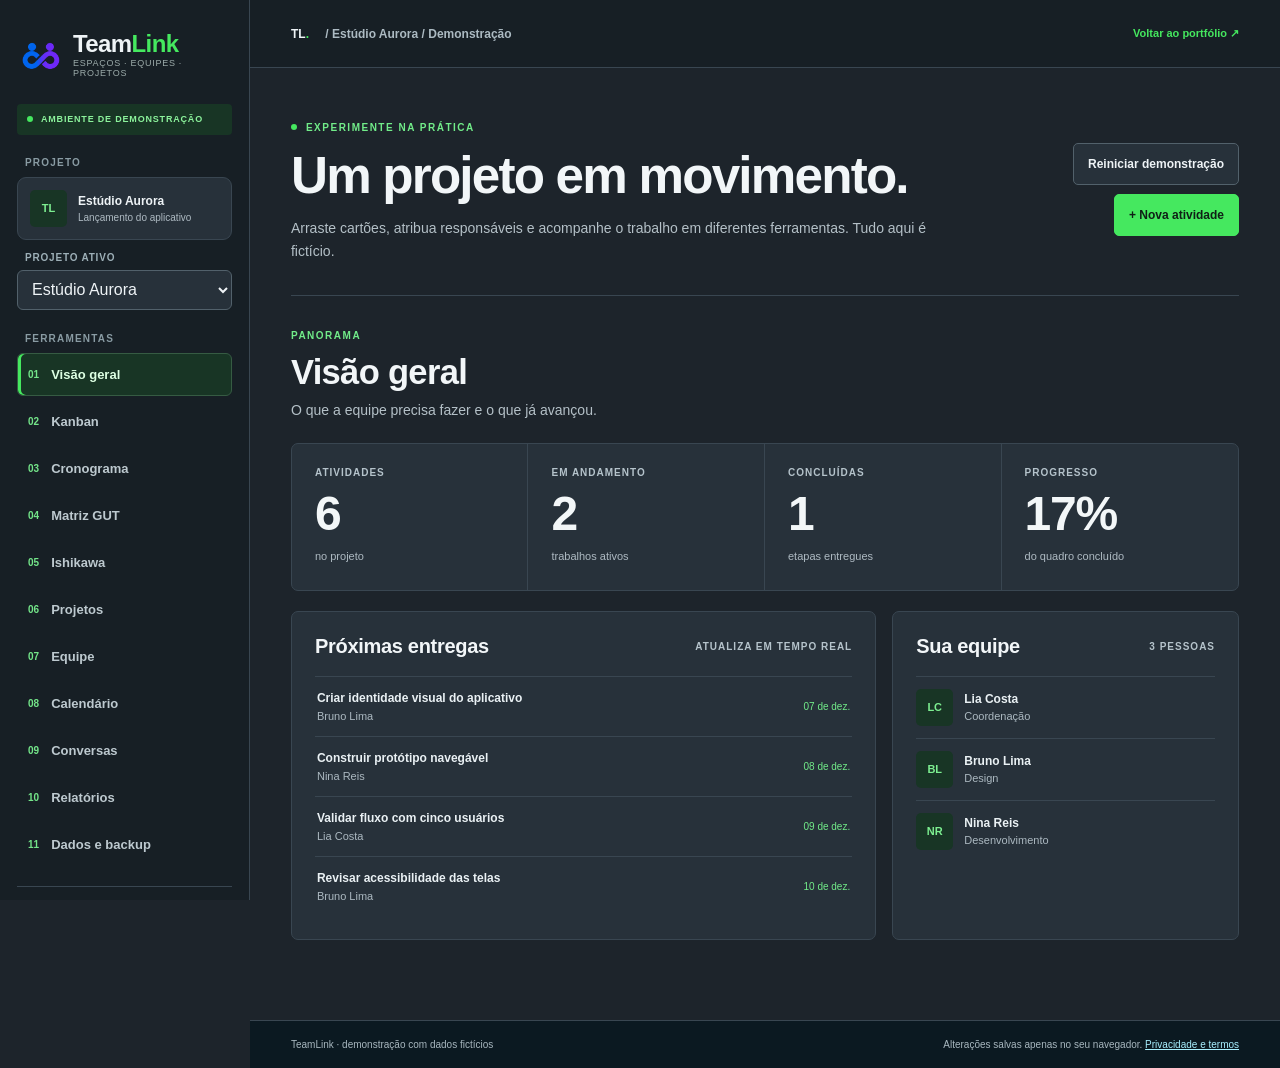
<file: teamlink-demo/index.html>
<!doctype html>
<html lang="pt-BR">
<head>
  <meta charset="utf-8">
  <meta name="viewport" content="width=device-width, initial-scale=1">
  <meta name="theme-color" content="#0b1921">
  <meta name="description" content="Demonstração interativa do TeamLink: organize atividades, responsáveis e prioridades em um projeto fictício.">
  <link rel="icon" type="image/png" href="brand.png">
  <link rel="stylesheet" href="styles.css?v=1">
  <link rel="stylesheet" href="visual-refresh.css?v=3">
  <title>Experimente o TeamLink — demonstração</title>
  <script src="app.js?v=2" defer></script>
</head>
<body>
  <a class="skip" href="#main">Ir para o conteúdo</a>
  <div class="demo-shell">
    <aside class="sidebar" aria-label="Navegação da demonstração">
      <a class="brand" href="#visao-geral" aria-label="TeamLink — visão geral"><img src="brand.png" alt=""><span><strong>Team<span>Link</span></strong><small>ESPAÇOS · EQUIPES · PROJETOS</small></span></a>
      <div class="demo-label"><span class="signal"></span> AMBIENTE DE DEMONSTRAÇÃO</div>
      <p class="sidebar-heading">PROJETO</p>
      <div class="workspace-card"><span class="workspace-glyph">TL</span><span><strong id="workspace-name">Estúdio Aurora</strong><small id="workspace-description">Lançamento do aplicativo</small></span></div>
      <label class="project-picker-label" for="project-switcher">Projeto ativo</label><select id="project-switcher" class="project-switcher" aria-label="Selecionar projeto ativo"></select>
      <p class="sidebar-heading">FERRAMENTAS</p>
      <nav class="side-nav" aria-label="Ferramentas">
        <a href="#visao-geral" data-view="visao-geral"><span class="nav-icon">01</span> Visão geral</a>
        <a href="#kanban" data-view="kanban"><span class="nav-icon">02</span> Kanban</a>
        <a href="#cronograma" data-view="cronograma"><span class="nav-icon">03</span> Cronograma</a>
        <a href="#prioridades" data-view="prioridades"><span class="nav-icon">04</span> Matriz GUT</a>
        <a href="#ishikawa" data-view="ishikawa"><span class="nav-icon">05</span> Ishikawa</a>
        <a href="#projetos" data-view="projetos"><span class="nav-icon">06</span> Projetos</a>
        <a href="#equipe" data-view="equipe"><span class="nav-icon">07</span> Equipe</a>
        <a href="#calendario" data-view="calendario"><span class="nav-icon">08</span> Calendário</a>
        <a href="#conversas" data-view="conversas"><span class="nav-icon">09</span> Conversas</a>
        <a href="#relatorios" data-view="relatorios"><span class="nav-icon">10</span> Relatórios</a>
        <a href="#dados" data-view="dados"><span class="nav-icon">11</span> Dados e backup</a>
      </nav>
      <div class="sidebar-footer"><p>Esta simulação usa pessoas e tarefas fictícias. Suas alterações ficam somente neste navegador.</p><a href="https://portalsgi.dev.br/login" target="_blank" rel="noopener noreferrer">Conhecer o TeamLink completo ↗</a><br><a href="https://heitt.portalsgi.dev.br/legal/">Privacidade e termos</a></div>
    </aside>
    <div class="workspace">
      <header class="topbar"><span>TL<span class="green">.</span> <span class="crumb">/ Estúdio Aurora / Demonstração</span></span><a href="https://heitt.portalsgi.dev.br/#projetos">Voltar ao portfólio ↗</a></header>
      <main id="main">
        <label class="mobile-project-picker" for="mobile-project-switcher">Projeto ativo <select id="mobile-project-switcher" aria-label="Selecionar projeto ativo no celular"></select></label>
        <div class="hero"><div><span class="kicker"><span class="signal"></span> EXPERIMENTE NA PRÁTICA</span><h1>Um projeto em movimento.</h1><p>Arraste cartões, atribua responsáveis e acompanhe o trabalho em diferentes ferramentas. Tudo aqui é fictício.</p></div><div class="hero-actions"><button id="reset-demo" class="button subtle" type="button">Reiniciar demonstração</button><button id="new-task" class="button primary" type="button">+ Nova atividade</button></div></div>
        <nav class="mobile-nav" aria-label="Ferramentas no celular"><a href="#visao-geral" data-view="visao-geral">Visão geral</a><a href="#kanban" data-view="kanban">Kanban</a><a href="#cronograma" data-view="cronograma">Cronograma</a><a href="#prioridades" data-view="prioridades">Matriz GUT</a><a href="#ishikawa" data-view="ishikawa">Ishikawa</a><a href="#projetos" data-view="projetos">Projetos</a><a href="#equipe" data-view="equipe">Equipe</a><a href="#calendario" data-view="calendario">Calendário</a><a href="#conversas" data-view="conversas">Conversas</a><a href="#relatorios" data-view="relatorios">Relatórios</a><a href="#dados" data-view="dados">Dados</a></nav>
        <section class="view" id="visao-geral" aria-labelledby="overview-title"><div class="section-heading"><div><span class="kicker">PANORAMA</span><h2 id="overview-title">Visão geral</h2><p>O que a equipe precisa fazer e o que já avançou.</p></div></div><div class="metrics"><article><span>ATIVIDADES</span><strong id="metric-total">0</strong><small>no projeto</small></article><article><span>EM ANDAMENTO</span><strong id="metric-doing">0</strong><small>trabalhos ativos</small></article><article><span>CONCLUÍDAS</span><strong id="metric-done">0</strong><small>etapas entregues</small></article><article><span>PROGRESSO</span><strong id="metric-progress">0%</strong><small>do quadro concluído</small></article></div><div class="overview-grid"><section class="panel"><div class="panel-title"><h3>Próximas entregas</h3><span>ATUALIZA EM TEMPO REAL</span></div><div id="next-tasks" class="next-list"></div></section><section class="panel"><div class="panel-title"><h3>Sua equipe</h3><span>3 PESSOAS</span></div><div class="team-person"><span>LC</span><div><strong>Lia Costa</strong><small>Coordenação</small></div></div><div class="team-person"><span>BL</span><div><strong>Bruno Lima</strong><small>Design</small></div></div><div class="team-person"><span>NR</span><div><strong>Nina Reis</strong><small>Desenvolvimento</small></div></div></section></div></section>
        <section class="view" id="kanban" aria-labelledby="kanban-title"><div class="section-heading"><div><span class="kicker">FLUXO DO TRABALHO</span><h2 id="kanban-title">Kanban</h2><p>Arraste um cartão para outra etapa. No celular, use o seletor “Etapa” em cada atividade.</p></div><button class="button primary add-task" type="button">+ Nova atividade</button></div><div id="board" class="board" aria-live="polite"></div></section>
        <section class="view" id="cronograma" aria-labelledby="timeline-title"><div class="section-heading"><div><span class="kicker">TEMPO E ENTREGAS</span><h2 id="timeline-title">Cronograma</h2><p>Uma leitura rápida dos prazos definidos no Kanban.</p></div></div><div class="panel"><div id="timeline" class="timeline"></div></div></section>
        <section class="view" id="prioridades" aria-labelledby="gut-title"><div class="section-heading"><div><span class="kicker">DECISÃO COM CRITÉRIO</span><h2 id="gut-title">Matriz GUT</h2><p>Ajuste gravidade, urgência e tendência. A pontuação ajuda a ordenar o que pede atenção.</p></div></div><div class="panel"><div id="gut-list" class="gut-list"></div></div></section>
        <section class="view" id="ishikawa" aria-labelledby="ishikawa-title"><div class="section-heading"><div><span class="kicker">ENTENDER AS CAUSAS</span><h2 id="ishikawa-title">Ishikawa</h2><p>Mapeie fatores que podem atrasar o lançamento do aplicativo.</p></div></div><div class="problem"><span>PROBLEMA INVESTIGADO</span><strong>Atraso no lançamento</strong></div><div id="cause-grid" class="cause-grid"></div><form id="cause-form" class="panel cause-form"><h3>Adicionar uma causa</h3><div><label>Categoria<select name="category"><option value="Pessoas">Pessoas</option><option value="Processos">Processos</option><option value="Ferramentas">Ferramentas</option><option value="Materiais">Materiais</option><option value="Ambiente">Ambiente</option><option value="Gestão">Gestão</option></select></label><label>O que pode estar causando o atraso?<input name="description" required minlength="3" maxlength="120" placeholder="Ex.: dependência sem responsável"></label><button class="button primary" type="submit">Adicionar causa</button></div></form></section>
        <section class="view" id="projetos" aria-labelledby="projects-title"><div class="section-heading"><div><span class="kicker">PORTFÓLIO DE TRABALHO</span><h2 id="projects-title">Projetos</h2><p>Organize frentes de trabalho em um só espaço TeamLink.</p></div></div><div id="project-list" class="feature-grid"></div><form id="project-form" class="panel feature-form"><h3>Novo projeto</h3><div class="form-row"><label>Nome<input name="name" required minlength="3" maxlength="70" placeholder="Ex.: Novo produto"></label><label>Descrição<input name="description" maxlength="120" placeholder="Objetivo do projeto"></label><button class="button primary" type="submit">Criar projeto</button></div></form></section>
        <section class="view" id="equipe" aria-labelledby="team-title"><div class="section-heading"><div><span class="kicker">PESSOAS E RESPONSABILIDADES</span><h2 id="team-title">Equipe</h2><p>Cadastre participantes e escolha responsáveis pelas atividades.</p></div></div><div class="feature-grid"><section class="panel"><div class="panel-title"><h3>Participantes</h3><span id="member-count"></span></div><div id="member-list"></div><form id="member-form" class="feature-form"><h4>Adicionar pessoa</h4><div class="form-row"><label>Nome<input name="name" required minlength="2" maxlength="70"></label><label>Função<input name="role" required maxlength="50" placeholder="Ex.: Design"></label><button class="button primary" type="submit">Adicionar</button></div></form></section><section class="panel"><div class="panel-title"><h3>Equipes</h3><span id="team-count"></span></div><div id="team-list"></div><form id="team-form" class="feature-form"><h4>Nova equipe</h4><div class="form-row"><label>Nome<input name="name" required minlength="2" maxlength="70"></label><button class="button primary" type="submit">Criar equipe</button></div></form></section></div></section>
        <section class="view" id="calendario" aria-labelledby="calendar-title"><div class="section-heading"><div><span class="kicker">PRAZOS REAIS DO QUADRO</span><h2 id="calendar-title">Calendário</h2><p>Veja as atividades do projeto ativo pelo dia de entrega.</p></div><div class="calendar-controls"><button id="calendar-prev" class="button subtle" type="button" aria-label="Mês anterior">←</button><strong id="calendar-month"></strong><button id="calendar-next" class="button subtle" type="button" aria-label="Próximo mês">→</button></div></div><div id="calendar-grid" class="calendar-grid"></div><div id="calendar-agenda" class="panel calendar-agenda"></div></section>
        <section class="view" id="conversas" aria-labelledby="conversation-title"><div class="section-heading"><div><span class="kicker">ALINHAMENTO DO PROJETO</span><h2 id="conversation-title">Conversas</h2><p>Registre notas e decisões no navegador desta demonstração.</p></div></div><div class="panel"><div id="conversation-list" class="conversation-list"></div><form id="conversation-form" class="feature-form"><label>Nova mensagem<textarea name="message" required minlength="3" maxlength="600" placeholder="Compartilhe uma atualização ou decisão"></textarea></label><button class="button primary" type="submit">Registrar mensagem</button></form></div></section>
        <section class="view" id="relatorios" aria-labelledby="reports-title"><div class="section-heading"><div><span class="kicker">INDICADORES DO PROJETO</span><h2 id="reports-title">Relatórios</h2><p>Resumo calculado das atividades e das pessoas cadastradas.</p></div></div><div id="report-metrics" class="metrics"></div><div class="feature-grid"><section class="panel"><div class="panel-title"><h3>Distribuição por etapa</h3></div><div id="report-stages"></div></section><section class="panel"><div class="panel-title"><h3>Carga por pessoa</h3></div><div id="report-people"></div></section></div></section>
        <section class="view" id="dados" aria-labelledby="data-title"><div class="section-heading"><div><span class="kicker">CONTROLE LOCAL</span><h2 id="data-title">Dados e backup</h2><p>Leve uma cópia desta simulação para outro navegador ou recupere suas alterações.</p></div></div><div class="panel data-panel"><strong>Seu espaço TeamLink fica neste navegador.</strong><p>O arquivo exportado contém projetos, atividades, equipe e conversas. Guarde-o em um lugar seguro.</p><div class="data-actions"><button id="export-data" class="button primary" type="button">Exportar backup JSON</button><button id="import-trigger" class="button subtle" type="button">Importar backup JSON</button><input id="import-data" type="file" accept=".json,application/json" aria-label="Escolher arquivo de backup JSON"></div><small id="data-summary"></small></div></section>
      </main>
      <footer>TeamLink · demonstração com dados fictícios <span>Alterações salvas apenas no seu navegador. <a href="https://heitt.portalsgi.dev.br/legal/">Privacidade e termos</a></span></footer>
    </div>
  </div>
  <dialog id="task-dialog"><form id="task-form"><div class="dialog-head"><div><span class="kicker">NOVA ATIVIDADE</span><h2>O que precisa ser feito?</h2></div><button class="close" id="close-dialog" type="button" aria-label="Fechar">×</button></div><p>Use dados fictícios. A atividade fica salva somente neste navegador.</p><label>Título<input name="title" required minlength="3" maxlength="90" placeholder="Ex.: Revisar telas do aplicativo"></label><div class="form-grid"><label>Responsável<select name="assignee"><option value="">Atribuir depois</option><option>Lia Costa</option><option>Bruno Lima</option><option>Nina Reis</option></select></label><label>Prazo<input name="due" type="date" required></label></div><button class="button primary" type="submit">Criar atividade</button></form></dialog>
  <div id="announcement" class="visually-hidden" role="status" aria-live="polite"></div>
</body>
</html>
</file>
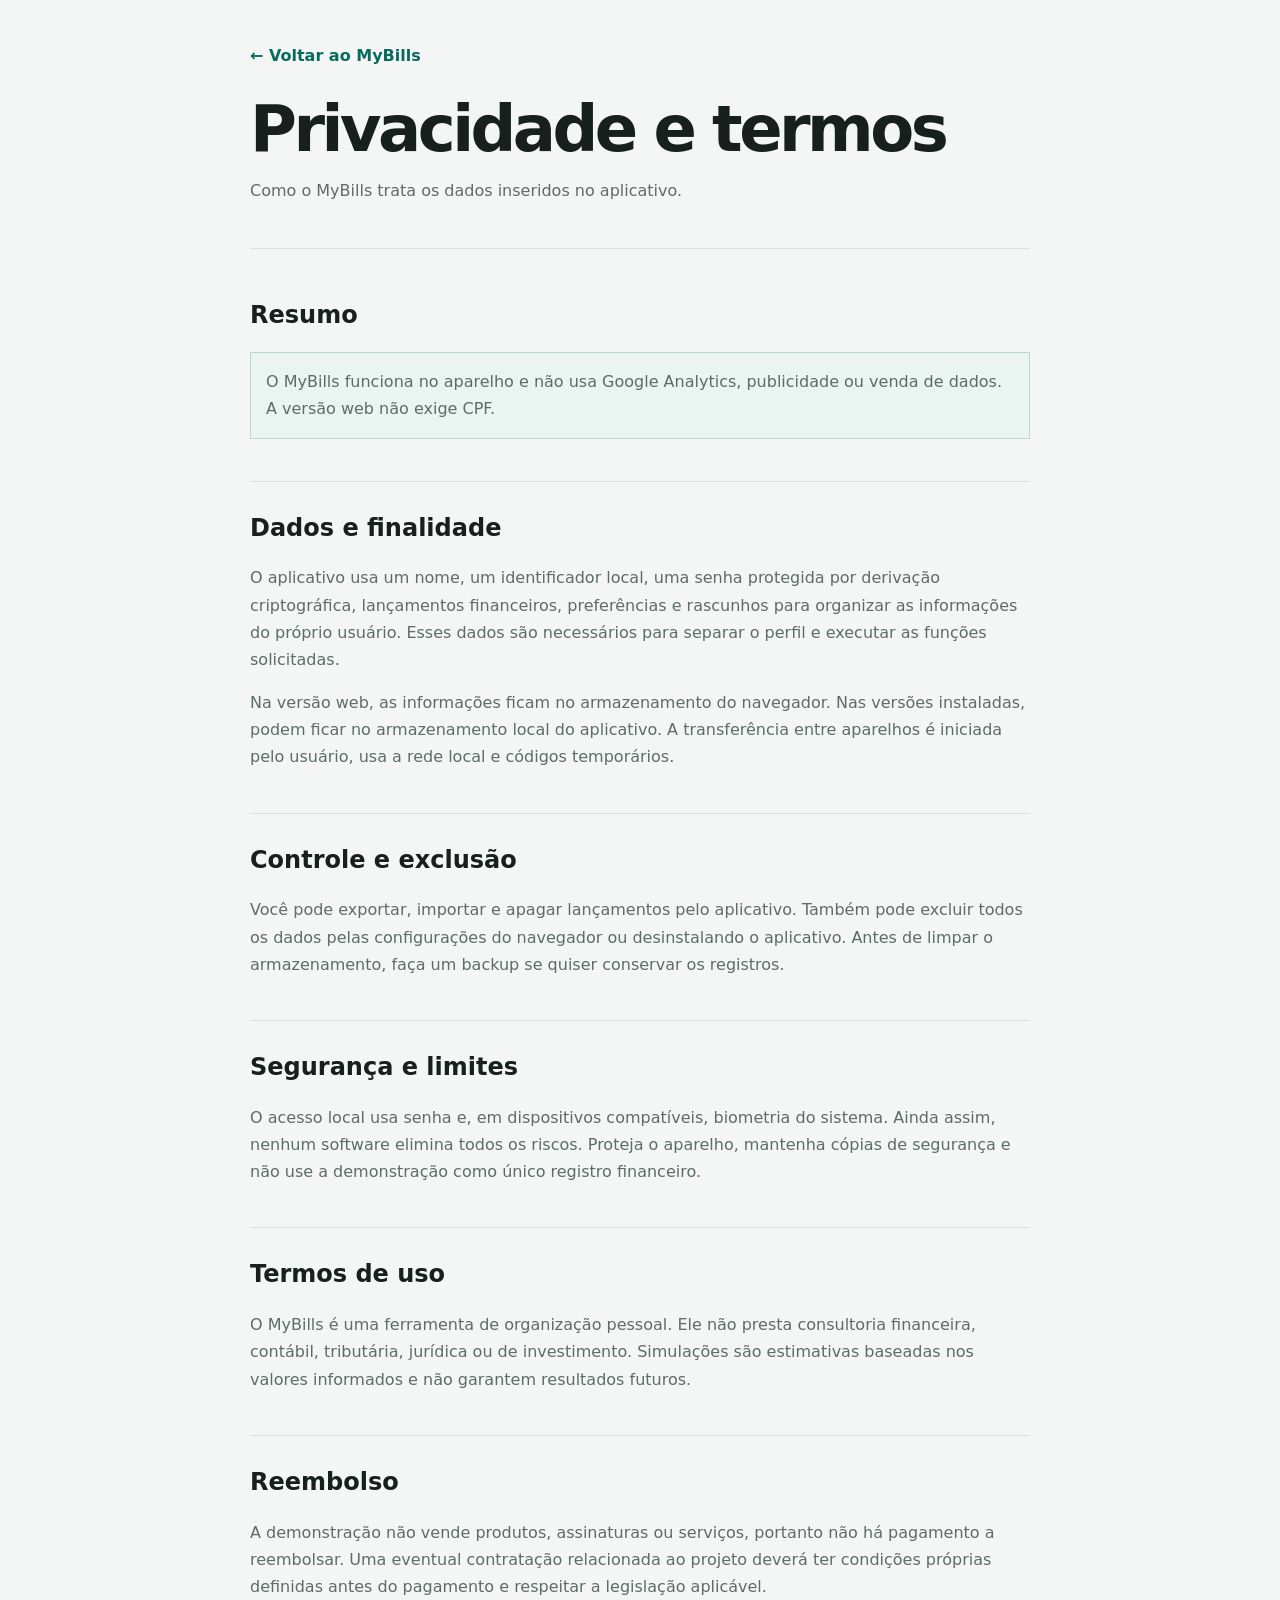
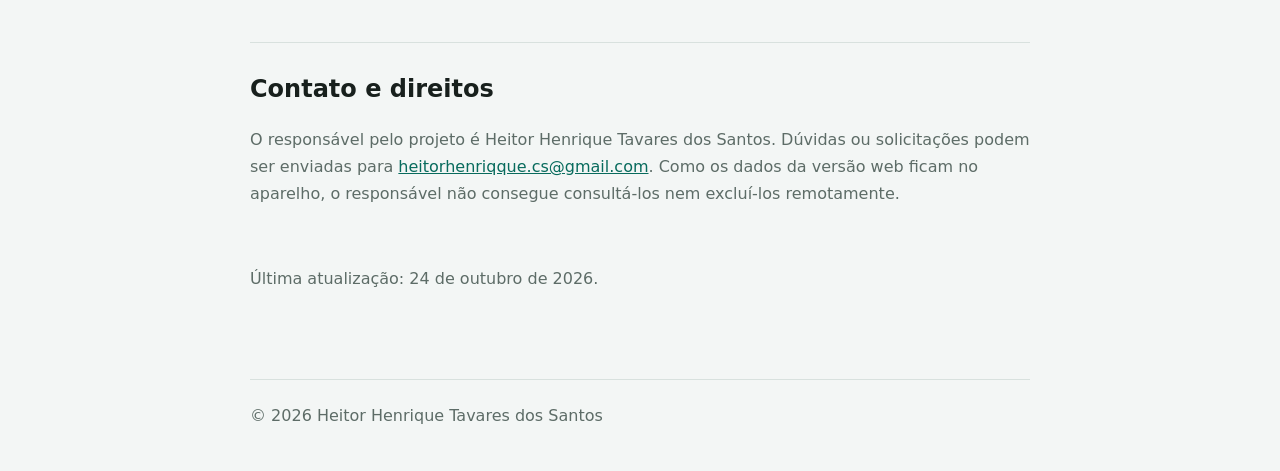
<file: mybills/legal/index.html>
<!doctype html>
<html lang="pt-BR">
<head>
  <meta charset="UTF-8" />
  <meta name="viewport" content="width=device-width, initial-scale=1.0" />
  <meta name="description" content="Privacidade e termos de uso do MyBills." />
  <meta name="theme-color" content="#18201d" />
  <title>Privacidade e termos | MyBills</title>
  <style>
    :root{color-scheme:light;--bg:#f3f6f5;--panel:#fff;--ink:#18201d;--muted:#5d6c67;--line:#d8e1de;--teal:#0c7969;font-family:Manrope,system-ui,-apple-system,BlinkMacSystemFont,"Segoe UI",sans-serif}*{box-sizing:border-box}body{margin:0;background:var(--bg);color:var(--ink);line-height:1.7}a{color:#086b5d}:focus-visible{outline:3px solid #087a68;outline-offset:4px}header,main,footer{width:min(780px,calc(100vw - 36px));margin:auto}header{padding:42px 0 28px;border-bottom:1px solid var(--line)}header a{text-decoration:none;font-weight:800}h1{margin:28px 0 10px;font-size:clamp(2.2rem,7vw,4rem);line-height:1;letter-spacing:-.055em}header p,p,li{color:var(--muted)}main{padding:20px 0 70px}section{padding:26px 0;border-top:1px solid var(--line)}section:first-child{border-top:0}h2{margin:0 0 10px}.note{padding:15px;border:1px solid #b9d7cf;background:#eaf5f2}footer{padding:22px 0 42px;border-top:1px solid var(--line);color:var(--muted)}
  </style>
</head>
<body>
  <header><a href="../">← Voltar ao MyBills</a><h1>Privacidade e termos</h1><p>Como o MyBills trata os dados inseridos no aplicativo.</p></header>
  <main>
    <section><h2>Resumo</h2><p class="note">O MyBills funciona no aparelho e não usa Google Analytics, publicidade ou venda de dados. A versão web não exige CPF.</p></section>
    <section><h2>Dados e finalidade</h2><p>O aplicativo usa um nome, um identificador local, uma senha protegida por derivação criptográfica, lançamentos financeiros, preferências e rascunhos para organizar as informações do próprio usuário. Esses dados são necessários para separar o perfil e executar as funções solicitadas.</p><p>Na versão web, as informações ficam no armazenamento do navegador. Nas versões instaladas, podem ficar no armazenamento local do aplicativo. A transferência entre aparelhos é iniciada pelo usuário, usa a rede local e códigos temporários.</p></section>
    <section><h2>Controle e exclusão</h2><p>Você pode exportar, importar e apagar lançamentos pelo aplicativo. Também pode excluir todos os dados pelas configurações do navegador ou desinstalando o aplicativo. Antes de limpar o armazenamento, faça um backup se quiser conservar os registros.</p></section>
    <section><h2>Segurança e limites</h2><p>O acesso local usa senha e, em dispositivos compatíveis, biometria do sistema. Ainda assim, nenhum software elimina todos os riscos. Proteja o aparelho, mantenha cópias de segurança e não use a demonstração como único registro financeiro.</p></section>
    <section><h2>Termos de uso</h2><p>O MyBills é uma ferramenta de organização pessoal. Ele não presta consultoria financeira, contábil, tributária, jurídica ou de investimento. Simulações são estimativas baseadas nos valores informados e não garantem resultados futuros.</p></section>
    <section><h2>Reembolso</h2><p>A demonstração não vende produtos, assinaturas ou serviços, portanto não há pagamento a reembolsar. Uma eventual contratação relacionada ao projeto deverá ter condições próprias definidas antes do pagamento e respeitar a legislação aplicável.</p></section>
    <section><h2>Contato e direitos</h2><p>O responsável pelo projeto é Heitor Henrique Tavares dos Santos. Dúvidas ou solicitações podem ser enviadas para <a href="mailto:heitorhenriqque.cs@gmail.com">heitorhenriqque.cs@gmail.com</a>. Como os dados da versão web ficam no aparelho, o responsável não consegue consultá-los nem excluí-los remotamente.</p></section>
    <p>Última atualização: 24 de outubro de 2026.</p>
  </main>
  <footer>© <span id="year"></span> Heitor Henrique Tavares dos Santos</footer>
  <script>document.getElementById('year').textContent=new Date().getFullYear()</script>
</body>
</html>
</file>
<file: visual-refresh.css>
/* Heitor Henrique — project field guide, 2026 */
:root{--bg:#f5f3ec;--panel:#fffefa;--panel-2:#ecece2;--ink:#1c2924;--muted:#59685f;--faint:#68786e;--line:#d5dbd0;--green:#c75c3f;--green-soft:#f1e0d7;--mono:ui-monospace,SFMono-Regular,Consolas,monospace;--sans:Inter,"Segoe UI",Arial,sans-serif;--page:min(1240px,calc(100vw - 76px))}
html{scroll-behavior:smooth}body{background:#f5f3ec;color:#1c2924;font-family:var(--sans);font-size:16px}
body::before{display:none}::selection{background:#c75c3f;color:#fff}
.cursor{display:none!important}body,a,button{cursor:auto!important}
.topbar{background:rgba(245,243,236,.96);border-color:#d5dbd0;backdrop-filter:blur(12px)}
.nav{height:76px}.brand{font-family:var(--sans);font-size:18px;letter-spacing:-.055em}.brand-mark{display:grid;place-items:center;width:31px;height:31px;background:#1c2924;color:#f5f3ec;font-size:13px;border-radius:2px}.brand-ext{color:#7a897e}
.nav-link{font-family:var(--sans);font-size:13px;font-weight:650;color:#59685f}.nav-link::before{content:""}.nav-link:hover,.nav-link.is-active{color:#bd563d}.menu-button{background:#fffefa;color:#1c2924;border-color:#cdd5c9;border-radius:3px}
.section{padding:116px 0;border-color:#d5dbd0}
.hero{position:relative;min-height:92svh;padding-top:150px;padding-bottom:0;grid-template-rows:auto 1fr auto;overflow:visible}
.hero::after{content:"H/H";position:absolute;right:-10px;top:47%;transform:translateY(-50%);display:grid;place-items:center;width:min(32vw,410px);height:min(32vw,410px);background:#dce2d5;color:#b0bfae;font-size:clamp(70px,11vw,150px);font-weight:800;letter-spacing:-.14em;line-height:1;z-index:0;pointer-events:none}
.eyebrow,.section-kicker{font-family:var(--sans);font-size:11px;font-weight:750;letter-spacing:.12em;color:#52665a}.eyebrow-dot{width:8px;height:8px;background:#c75c3f;box-shadow:none;animation:none}
.hero-copy{position:relative;z-index:1;padding:42px 0 45px}.hero h1{max-width:900px;font-family:var(--sans);font-size:clamp(68px,9.7vw,148px);font-weight:800;line-height:.91;letter-spacing:-.09em}.hero h1 .outline{color:#bd563d}.hero h1 .accent{color:#bd563d}
.hero-bottom{position:relative;z-index:1;grid-template-columns:minmax(0,600px) auto;align-items:end;gap:40px;padding-bottom:38px}.hero-intro{max-width:600px;color:#415649;font-size:clamp(18px,2vw,24px);line-height:1.48;letter-spacing:-.015em}
.button{min-height:49px;border:1px solid #c5cfc2;border-radius:3px;background:#fffefa;color:#1d3126;font-family:var(--sans);font-size:13px;font-weight:750}.button:hover{border-color:#c75c3f;color:#bd563d;transform:translateY(-2px)}.button.primary{border-color:#1f3c2c;background:#1f3c2c;color:#fff}.button.primary:hover{border-color:#295d3e;background:#295d3e;color:#fff}
.ticker{border-color:#d5dbd0;color:#5d6b61;font-family:var(--sans);font-size:11px;font-weight:700}.ticker-track{padding:16px 0}.ticker-track span::after{color:#bd563d}
.section-head{grid-template-columns:160px 1fr;gap:40px;margin-bottom:48px}.section-kicker strong{color:#bd563d;font-weight:800}.section-title{font-family:var(--sans);font-size:clamp(36px,4.5vw,66px);font-weight:750;letter-spacing:-.07em;line-height:1.06}
.about-grid{gap:0;border-top:1px solid #d5dbd0;border-bottom:1px solid #d5dbd0}.about-copy,.facts{border:0;background:transparent}.about-copy{padding:43px 55px 43px 0;border-right:1px solid #d5dbd0}.about-copy p{color:#30453a;font-size:clamp(21px,2.35vw,30px);line-height:1.45;letter-spacing:-.03em}.about-copy p+p{color:#5b6d61;font-size:16px}.facts{padding-left:22px}.fact{border-color:#d5dbd0}.fact dt{font-family:var(--sans);font-size:11px;font-weight:750;letter-spacing:.08em}.fact dd{font-family:var(--sans);font-size:16px;font-weight:700}
#habilidades{width:100%;padding-inline:max(38px,calc((100vw - 1240px)/2));background:#20382b;color:#f1f3ea;border:0}
#habilidades .section-kicker,#habilidades .section-kicker strong{color:#dca78e}#habilidades .section-title{color:#fffefa}
.skill-grid{border-color:#6c846f}.skill-card{min-height:190px;border-color:#6c846f;background:transparent}.skill-card:hover{background:#294534}.skill-card::before{height:2px;background:#dfaa87}.skill-index{color:#e4ae90}.skill-card h3{font-family:var(--sans);font-size:20px;font-weight:750}.skill-card p{color:#bfccbe;font-size:14px}
#projetos{border-top:0}.project-list{gap:0;border-top:1px solid #cdd6cb}.project-card{grid-template-columns:64px minmax(0,1.2fr) minmax(220px,.8fr) auto;min-height:178px;gap:18px;padding:25px 12px;border:0;border-bottom:1px solid #cdd6cb;background:transparent}.project-card:hover{border-color:#aab9aa;background:#ecefe6;transform:none}.project-number{color:#bd563d;font-family:var(--sans);font-size:11px;font-weight:800;letter-spacing:.1em}.project-card h3{font-family:var(--sans);font-size:clamp(25px,2.8vw,40px);font-weight:750;letter-spacing:-.06em}.project-card p{max-width:570px;color:#52665a;font-size:14px;line-height:1.5}.project-tags{gap:6px}.tag{border:1px solid #cbd4c8;border-radius:2px;color:#465b4d;font-family:var(--sans);font-size:11px;font-weight:650}.project-status{font-family:var(--sans);font-size:12px;font-weight:700;color:#43574a}.project-status::before{content:"↗";color:#bd563d;font-size:17px}
.project-empty{border-color:#cdd6cb;background:#fffefa}.project-empty strong,.github-heading h3{font-family:var(--sans)}.project-empty p{color:#52665a}.github-heading{border-color:#cdd6cb}.github-heading span{font-family:var(--sans)}
.journey{gap:0;border-top:1px solid #d5dbd0;border-left:1px solid #d5dbd0}.journey-card{border:0;border-right:1px solid #d5dbd0;border-bottom:1px solid #d5dbd0;background:#fffefa}.journey-card .label{color:#bd563d;font-family:var(--sans);font-size:11px;font-weight:800}.journey-card h3{font-family:var(--sans);font-size:25px;letter-spacing:-.04em}.journey-card p{color:#5a6b60}
#contato{width:100%;padding-inline:max(38px,calc((100vw - 1240px)/2));background:#c76043;color:#fffefa;border:0}.contact-wrap{grid-template-columns:1.2fr .8fr;gap:55px}.contact-title{font-family:var(--sans);font-size:clamp(54px,7.8vw,112px);font-weight:800;letter-spacing:-.09em}.contact-title span{color:#ffd2ad}.contact-side p{color:#ffece2}.contact-links,.contact-link{border-color:#e8a18d}.contact-link{font-family:var(--sans);font-weight:650}.contact-link span:last-child{color:#fff2eb}
footer{border-color:#d5dbd0;color:#617166;font-family:var(--sans)}.legal-links a{color:#52665a}
.privacy-notice{border-color:#cbd4c9;border-radius:5px;background:#fffefa;box-shadow:0 20px 55px #253a2b28}.privacy-notice p{background:transparent;color:#24382b}
.reveal,.reveal.is-visible{opacity:1;transform:none;transition:none}
@media(max-width:900px){:root{--page:min(100% - 36px,720px)}.nav-links{top:76px;background:#f5f3ec}.hero::after{right:0;top:48%;width:260px;height:260px;font-size:90px;opacity:.55}.hero h1{font-size:clamp(68px,12vw,110px)}.hero-bottom,.about-grid,.contact-wrap{grid-template-columns:1fr}.section-head{grid-template-columns:1fr;gap:18px}.about-copy{padding-right:0;border-right:0}.facts{padding-left:0}.project-card{grid-template-columns:52px 1fr}.project-tags,.project-status{grid-column:2}#habilidades,#contato{padding-inline:max(18px,calc((100vw - 720px)/2))}}
@media(max-width:580px){:root{--page:calc(100vw - 36px)}.section{padding:85px 0}.hero{min-height:88svh;padding-top:117px}.hero::after{top:47%;width:180px;height:180px;font-size:63px}.hero-copy{padding:45px 0}.hero h1{font-size:clamp(53px,15vw,82px)}.hero-intro{font-size:18px}.hero-bottom{gap:24px}.hero-actions{width:100%}.hero-actions .button{flex:1;padding-inline:12px}.section-title{font-size:38px}.project-card{grid-template-columns:1fr;min-height:0;padding:26px 3px}.project-tags,.project-status{grid-column:1}.skill-grid,.journey{grid-template-columns:1fr}#habilidades,#contato{padding-inline:18px}.contact-title{font-size:clamp(54px,15vw,88px)}}

/* Marca padrão: grafite, azul ardósia e verde vivo. */
:root{color-scheme:dark;--bg:#1d242b;--panel:#27313a;--panel-2:#202a32;--ink:#eef3f6;--muted:#b4c0c7;--faint:#9baab3;--line:#394651;--green:#45e85f;--green-soft:#183525}
body{background:#1d242b;color:#eef3f6}::selection{background:#45e85f;color:#102016}
.topbar{border-color:#394651;background:rgba(23,31,37,.96)}.brand-mark{background:#45e85f;color:#102016}.brand-ext{color:#a6b6bf}.nav-link{color:#bdc9cf}.nav-link:hover,.nav-link.is-active{color:#66ed7b}.menu-button{border-color:#52616b;background:#27313a;color:#eef3f6}
.section{border-color:#394651}.hero::after{background:#27313a;color:#3d5158}.eyebrow,.section-kicker{color:#b4c0c7}.eyebrow-dot{background:#45e85f}.hero h1 .outline,.hero h1 .accent{color:#45e85f}.hero-intro{color:#c3d0d6}
.button{border-color:#52616b;background:#27313a;color:#eef3f6}.button:hover{border-color:#45e85f;color:#a6f6b4}.button.primary{border-color:#45e85f;background:#45e85f;color:#102016}.button.primary:hover{border-color:#7af48d;background:#7af48d;color:#102016}
.ticker{border-color:#394651;color:#aebdc5}.ticker-track span::after{color:#45e85f}.section-kicker strong{color:#45e85f}
.about-grid{border-color:#394651}.about-copy{border-color:#394651}.about-copy p{color:#e3ecef}.about-copy p+p{color:#b4c0c7}.fact{border-color:#394651}.fact dd{color:#e6eef1}
#habilidades{background:#182d21}#habilidades .section-kicker,#habilidades .section-kicker strong{color:#91f5a0}#habilidades .section-title{color:#f0f5f1}.skill-grid,.skill-card{border-color:#3e5f49}.skill-card:hover{background:#213a2b}.skill-card::before{background:#45e85f}.skill-index{color:#8cf69d}.skill-card p{color:#bfd2c5}
.project-list,.project-card{border-color:#394651}.project-card:hover{border-color:#526a5c;background:#24332b}.project-number{color:#45e85f}.project-card p{color:#b4c0c7}.tag{border-color:#53616b;color:#c3cfd5}.project-status{color:#c7d2d6}.project-status::before{color:#45e85f}
.project-empty{border-color:#394651;background:#27313a}.project-empty p{color:#b4c0c7}.github-heading{border-color:#394651}
.journey{border-color:#394651}.journey-card{border-color:#394651;background:#27313a}.journey-card .label{color:#45e85f}.journey-card p{color:#b4c0c7}
#contato{background:#183525;color:#eef7ef}.contact-title span{color:#45e85f}.contact-side p{color:#c3d8c9}.contact-links,.contact-link{border-color:#42664b}.contact-link span:last-child{color:#c8e2cc}
footer{border-color:#394651;color:#aebdc5}.legal-links a{color:#b4c0c7}
.privacy-notice{border-color:#52616b;background:#27313a;box-shadow:0 20px 55px #0007}.privacy-notice p{color:#e7eef1}
.skip-link{background:#45e85f;color:#102016}:focus-visible{outline-color:#45e85f}
@media(max-width:900px){.nav-links{background:#171f25;border-color:#394651}}

/* Títulos com desenho editorial, mas sem comprimir os caracteres. */
.brand{letter-spacing:-.02em}
.hero h1{letter-spacing:-.045em;line-height:1}
.section-title{letter-spacing:-.025em;line-height:1.15}
.project-card h3{letter-spacing:-.02em;line-height:1.18}
.journey-card h3{letter-spacing:-.015em}
.contact-title{letter-spacing:-.04em;line-height:1.03}
.hero-intro,.about-copy p{letter-spacing:normal}
</file>
<file: mybills/styles.css>
:root{--bg:#f7faf8;--surface:#fff;--border:#dce9e3;--text:#163c31;--muted:#667a72;--teal:#07885b;--teal-dark:#07583a;--mint:#e5f4ed;--green:#07885b;--coral:#d95c4a;--blue:#ffb20f;--gold:#ffb20f;--gold-light:#ffd51b;--gold-soft:#fff4cc;--brown:#69311c;--cream:#fff8f2;--sidebar:236px}
*{box-sizing:border-box}html{color-scheme:light}body{margin:0;min-width:320px;min-height:100vh;background:var(--bg);color:var(--text);font-family:Manrope,system-ui,sans-serif}button,input,select{font:inherit}button{cursor:pointer}button,[role="button"],.import-label{touch-action:manipulation;-webkit-tap-highlight-color:transparent}button>*{pointer-events:none}.noise{display:none}.app-shell{min-height:100vh}.sidebar{position:fixed;inset:0 auto 0 0;z-index:5;width:var(--sidebar);display:flex;flex-direction:column;padding:27px 16px;border-right:1px solid var(--border);background:#fff}.brand{display:flex;align-items:center;gap:10px;padding:0 12px 36px;color:var(--text);font-size:20px;font-weight:800;letter-spacing:-.04em;text-decoration:none}.brand-mark{display:grid;width:36px;height:36px;place-items:center;border-radius:12px;background:var(--teal);color:#fff;font-size:18px;box-shadow:0 5px 16px rgba(12,121,105,.18)}.nav{display:grid;gap:4px}.nav-item{display:flex;width:100%;align-items:center;gap:11px;padding:10px 12px;border:0;border-radius:12px;background:transparent;color:#677874;font-size:13px;font-weight:600;text-align:left;transition:.18s}.nav-item:hover{background:#f5f8f7;color:var(--text)}.nav-item.active{background:#e9f5f2;color:var(--teal)}.nav-icon{width:20px;text-align:center;font-size:16px}.sidebar-bottom{display:grid;gap:3px;margin-top:auto}.privacy-card{display:flex;gap:10px;margin:0 0 12px;padding:14px 12px;border:1px solid #dcebe7;border-radius:13px;background:#f4f9f8}.privacy-icon{padding-top:2px;color:var(--teal);font-size:11px}.privacy-card strong,.privacy-card small{display:block}.privacy-card strong{margin-bottom:4px;font-size:11px}.privacy-card small{color:var(--muted);font-size:9px;line-height:1.45}.import-label input{display:none}main{max-width:1560px;margin-left:var(--sidebar);padding:0 clamp(24px,4vw,54px) 60px}.topbar{display:flex;min-height:76px;align-items:center;justify-content:space-between;margin:0 calc(clamp(24px,4vw,54px)*-1) 30px;padding:0 clamp(24px,4vw,54px);border-bottom:1px solid var(--border);background:rgba(255,255,255,.86);backdrop-filter:blur(12px)}.eyebrow{margin:0 0 6px;color:var(--muted);font-size:9px;font-weight:700;letter-spacing:.12em;text-transform:uppercase}.topbar h1{margin:0;font-size:14px;font-weight:800;letter-spacing:-.02em}.topbar h1 span{color:var(--muted);font-weight:500}.top-actions{display:flex;gap:9px}.primary-button,.secondary-button,.icon-button{min-height:42px;padding:0 17px;border:0;border-radius:11px;font-size:12px;font-weight:800;transition:.2s}.primary-button{background:var(--teal);color:#fff;box-shadow:0 5px 16px rgba(12,121,105,.18)}.primary-button:hover{transform:translateY(-1px);background:#096b5d}.secondary-button,.icon-button{border:1px solid var(--border);background:#fff;color:var(--text)}.icon-button{width:42px;padding:0;font-size:17px}.view{display:none;animation:reveal .3s ease}.view.active{display:block}@keyframes reveal{from{opacity:0;transform:translateY(4px)}}.month-control{display:flex;align-items:center;gap:12px;margin-bottom:14px}.month-control button{padding:0 4px;border:0;background:transparent;color:var(--muted);font-size:21px}.month-control button:hover{color:var(--teal)}.month-control strong{min-width:132px;text-align:center;color:#526461;font-size:11px;font-weight:700;text-transform:capitalize}.hero-balance{display:flex;align-items:center;justify-content:space-between;margin-bottom:16px;padding:27px 28px;border:1px solid var(--border);border-radius:18px;background:#fff;box-shadow:0 2px 14px rgba(25,55,50,.035)}.balance-label{display:flex;gap:8px;margin-bottom:8px;color:var(--muted);font-size:11px;font-weight:600}.balance-label button{padding:0;border:0;background:0;color:#8da09b}.balance-line{display:flex;align-items:center;gap:14px}.balance-line h2{margin:0;font-size:clamp(35px,5vw,54px);font-weight:800;letter-spacing:-.055em}.change-pill{padding:5px 8px;border-radius:99px;background:#e7f3e9;color:var(--green);font-size:9px;font-weight:800}.hero-balance p{margin:8px 0 0;color:#84928f;font-size:10px}.health-score{display:flex;align-items:center;gap:13px}.score-ring{--score:0deg;position:relative;display:grid;width:60px;height:60px;place-items:center;border-radius:50%;background:conic-gradient(var(--teal) var(--score),#e6eeec 0)}.score-ring:after{position:absolute;inset:6px;border-radius:50%;background:#fff;content:""}.score-ring span{position:relative;z-index:1;color:var(--teal);font-size:13px;font-weight:800}.health-score small,.health-score strong{display:block}.health-score small{margin-bottom:3px;color:var(--muted);font-size:9px}.health-score strong{font-size:12px}.metrics-grid{display:grid;grid-template-columns:repeat(3,1fr);gap:14px;margin-bottom:16px}.metric-card,.panel{border:1px solid var(--border);border-radius:16px;background:#fff;box-shadow:0 2px 14px rgba(25,55,50,.035)}.metric-card{padding:20px}.metric-head{display:flex;justify-content:space-between;margin-bottom:13px;color:var(--muted);font-size:10px;font-weight:700}.metric-head i{display:grid;width:30px;height:30px;place-items:center;margin-top:-5px;border-radius:9px;font-style:normal;font-size:13px}.income .metric-head i{background:#e7f3e9;color:var(--green)}.expense .metric-head i{background:#f8eae4;color:var(--coral)}.saved .metric-head i{background:#e3eef8;color:var(--blue)}.metric-card strong{display:block;margin-bottom:6px;font-size:22px;font-weight:800;letter-spacing:-.04em}.metric-card small{color:#71827e;font-size:9px}.dashboard-grid{display:grid;grid-template-columns:minmax(0,1.5fr) minmax(280px,.8fr);gap:14px}.panel{padding:21px}.panel-head{display:flex;align-items:flex-start;justify-content:space-between;margin-bottom:18px}.panel-head h3{margin:0;font-size:15px;font-weight:800;letter-spacing:-.02em}.legend{display:flex;gap:13px;color:var(--muted);font-size:8px}.legend span{display:flex;align-items:center;gap:5px}.legend i{width:6px;height:6px;border-radius:50%}.green-dot{background:#5bc1af}.coral-dot{background:#e6a189}.chart-panel{border-color:#214c46;background:var(--teal-dark);color:#fff}.chart-panel .eyebrow,.chart-panel .legend{color:#99bdb7}.chart{display:flex;height:178px;align-items:flex-end;gap:clamp(12px,3vw,30px);margin-bottom:20px;padding:13px 8px 0;border-bottom:1px solid rgba(255,255,255,.13);background:repeating-linear-gradient(to bottom,transparent 0,transparent 43px,rgba(255,255,255,.06) 44px)}.chart-group{position:relative;display:flex;flex:1;height:100%;align-items:flex-end;justify-content:center;gap:4px}.bar{width:min(14px,35%);min-height:2px;border-radius:4px 4px 0 0;transition:height .45s}.bar.income{background:#5bc1af}.bar.expense{background:#e6a189;opacity:.82}.chart-group label{position:absolute;bottom:-19px;color:#9fbdb8;font-size:8px}.text-button{border:0;background:0;color:var(--teal);font-size:9px;font-weight:800}.bill-list{display:grid}.bill-row{display:grid;grid-template-columns:36px 1fr auto;gap:11px;align-items:center;padding:11px 0;border-top:1px solid #edf1f0}.bill-row:first-child{padding-top:1px;border-top:0}.bill-icon{display:grid;width:36px;height:36px;place-items:center;border-radius:10px;background:#e8f4f1;color:var(--teal);font-size:11px;font-weight:800}.bill-row strong,.bill-row small{display:block}.bill-row strong{margin-bottom:3px;font-size:10px}.bill-row small{color:#7a8986;font-size:8px}.bill-value{text-align:right;font-size:10px;font-weight:800}.bill-value.overdue{color:var(--coral)}.insight-card{display:grid;grid-template-columns:38px 1fr auto;gap:14px;align-items:center;margin-top:14px;padding:17px 20px;border:1px solid #d7e9e5;border-radius:16px;background:var(--mint)}.insight-mark{display:grid;width:36px;height:36px;place-items:center;border-radius:11px;background:#fff;color:var(--teal);box-shadow:0 2px 8px rgba(12,121,105,.08)}.insight-card span{display:block;margin-bottom:3px;color:var(--teal);font-size:8px;font-weight:800;letter-spacing:.13em;text-transform:uppercase}.insight-card p{margin:0;color:#506864;font-size:10px}.insight-card button{border:0;background:0;color:var(--teal);font-size:9px;font-weight:800}.section-heading{display:flex;align-items:flex-end;justify-content:space-between;margin:0 0 22px}.section-heading h2{margin:0;font-size:32px;font-weight:800;letter-spacing:-.045em}.section-subtitle{margin:6px 0 0;color:var(--muted);font-size:11px}.filter-pills{display:flex;padding:3px;border:1px solid var(--border);border-radius:10px;background:#fff}.filter-pills button{padding:7px 12px;border:0;border-radius:7px;background:0;color:var(--muted);font-size:9px;font-weight:700}.filter-pills button.active{background:#e9f5f2;color:var(--teal)}.transaction-table-wrap{overflow:hidden;border:1px solid var(--border);border-radius:16px;background:#fff;box-shadow:0 2px 14px rgba(25,55,50,.035)}table{width:100%;border-collapse:collapse}th{padding:14px 18px;background:#f9fbfa;color:#71827e;font-size:8px;font-weight:800;letter-spacing:.1em;text-align:left;text-transform:uppercase}td{padding:15px 18px;border-top:1px solid #edf1f0;color:#526461;font-size:10px}td:first-child{color:var(--text);font-weight:700}.right{text-align:right}.amount-income{color:var(--teal);font-weight:800}.amount-expense{color:var(--text);font-weight:800}.row-actions{text-align:right;white-space:nowrap}.row-actions button{padding:3px 5px;border:0;background:0;color:#84938f}.row-actions button:hover{color:var(--coral)}.category-tag{padding:4px 7px;border-radius:6px;background:#eef4f2;color:#526d67;font-size:8px}.recurrence-tag{color:#72827e}.empty-state{padding:60px 20px;text-align:center}.empty-state span{color:var(--teal);font-size:30px}.empty-state h3{margin:10px 0 5px}.empty-state p{color:var(--muted);font-size:10px}.simulator-grid{display:grid;grid-template-columns:minmax(280px,.65fr) minmax(0,1.35fr);gap:14px}.simulator-controls{display:grid;align-content:start;gap:16px}.simulator-controls label,.modal label{display:grid;gap:7px;color:#526461;font-size:9px;font-weight:700}input,select{width:100%;padding:11px;border:1px solid #d8e3e0;border-radius:10px;outline:0;background:#fbfcfc;color:var(--text);font-size:11px}input:focus,select:focus{border-color:var(--teal);box-shadow:0 0 0 3px rgba(12,121,105,.08)}.input-money{display:flex;align-items:center;overflow:hidden;border:1px solid #d8e3e0;border-radius:10px;background:#fbfcfc}.input-money:focus-within{border-color:var(--teal);box-shadow:0 0 0 3px rgba(12,121,105,.08)}.input-money span{padding-left:11px;color:var(--muted);font-size:10px;font-weight:700}.input-money input{border:0;box-shadow:none}.range-row{display:grid;grid-template-columns:1fr 42px;align-items:center;gap:12px}.range-row input{padding:0;accent-color:var(--teal)}.range-row output{color:var(--teal);font-size:11px;font-weight:800;text-align:center}.simulation-summary{display:flex;align-items:center;justify-content:space-between;padding-top:16px;border-top:1px solid var(--border)}.simulation-summary span{color:var(--muted);font-size:9px}.simulation-summary strong{font-size:17px}.scenario-badge{padding:5px 8px;border-radius:20px;background:#e3eef8;color:#4974a8;font-size:8px;font-weight:700}.projection-result small,.projection-result strong,.projection-result span{display:block}.projection-result small{color:var(--muted);font-size:8px}.projection-result strong{margin:3px 0;font-size:29px;letter-spacing:-.05em}.projection-result span{color:var(--muted);font-size:8px}.line-chart{height:188px;margin-top:10px}.line-chart svg{width:100%;height:100%;overflow:visible}.chart-grid-line{stroke:#edf1f0;stroke-width:1}.base-path{fill:none;stroke:#9aaba7;stroke-width:1.5;stroke-dasharray:4 4}.scenario-path{fill:none;stroke:var(--teal);stroke-width:2}.area-path{fill:url(#areaGradient)}.projection-legend{display:flex;justify-content:center;gap:18px;color:var(--muted);font-size:8px}.projection-legend span{display:flex;align-items:center;gap:6px}.projection-legend i{width:13px;height:2px}.base-line{background:#9aaba7}.scenario-line{background:var(--teal)}.projection-table-panel{margin-top:14px}.projection-months{display:grid;grid-template-columns:repeat(6,1fr);gap:1px;overflow:hidden;border:1px solid var(--border);border-radius:10px;background:var(--border)}.projection-month{padding:13px;background:#fbfcfc}.projection-month span,.projection-month strong,.projection-month small{display:block}.projection-month span{color:var(--muted);font-size:8px;font-weight:800;text-transform:uppercase}.projection-month strong{margin:7px 0 3px;font-size:12px}.projection-month small{color:#84938f;font-size:7px}.modal-backdrop{position:fixed;inset:0;z-index:20;display:grid;place-items:center;padding:20px;background:rgba(16,45,41,.48);backdrop-filter:blur(6px)}.modal-backdrop[hidden]{display:none}.modal{width:min(490px,100%);padding:25px;border:1px solid #e1e9e7;border-radius:22px;background:#fff;box-shadow:0 30px 90px rgba(16,45,41,.2)}.modal-head{display:flex;justify-content:space-between;margin-bottom:22px}.modal-head h2{margin:0;font-size:23px;letter-spacing:-.04em}.modal-head button{width:32px;height:32px;border:0;border-radius:50%;background:#f0f5f4;color:var(--muted);font-size:19px}.modal form{display:grid;gap:14px}.type-toggle{display:grid;grid-template-columns:1fr 1fr;gap:4px;padding:4px;border-radius:10px;background:#f0f5f4}.type-toggle label{display:block}.type-toggle input{display:none}.type-toggle span{display:block;padding:9px;border-radius:7px;color:var(--muted);text-align:center}.type-toggle input:checked+span{background:#fff;color:var(--teal);box-shadow:0 2px 7px rgba(25,55,50,.08)}.form-row{display:grid;grid-template-columns:1fr 1fr;gap:11px}.form-actions{display:flex;justify-content:flex-end;gap:8px;margin-top:6px}.toast{position:fixed;right:25px;bottom:25px;z-index:30;padding:12px 16px;border-radius:10px;background:var(--teal-dark);color:#fff;font-size:10px;font-weight:800;opacity:0;box-shadow:0 8px 25px rgba(23,61,56,.2);transform:translateY(70px);transition:.3s}.toast.show{opacity:1;transform:translateY(0)}.hidden-values #balanceValue,.hidden-values .metric-card strong,.hidden-values .bill-value,.hidden-values td.right,.hidden-values .projection-result strong,.hidden-values .projection-month strong{filter:blur(7px);user-select:none}
@media(max-width:900px){:root{--sidebar:76px}.sidebar{padding:27px 12px}.brand span:last-child,.nav-item span:last-child,.privacy-card,.sidebar-bottom .nav-item span:nth-child(2){display:none}.brand{justify-content:center;padding-inline:0}.nav-item{justify-content:center}.dashboard-grid,.simulator-grid{grid-template-columns:1fr}.projection-months{grid-template-columns:repeat(3,1fr)}}
@media(max-width:620px){:root{--sidebar:0px}.sidebar{inset:auto 0 0;width:100%;height:64px;flex-direction:row;padding:7px 10px;border:0;border-top:1px solid var(--border)}.brand,.sidebar-bottom{display:none}.nav{width:100%;grid-template-columns:repeat(3,1fr)}.nav-item{flex-direction:column;gap:1px;padding:5px;font-size:8px}.nav-item span:last-child{display:block}.nav-icon{font-size:14px}main{margin-left:0;padding:0 17px 90px}.topbar{margin:0 -17px 22px;padding:0 17px}.topbar h1{font-size:12px}.icon-button{display:none}.primary-button{padding-inline:12px}.hero-balance{align-items:flex-end;padding:21px 18px}.health-score div:last-child{display:none}.score-ring{width:48px;height:48px}.metrics-grid{grid-template-columns:1fr 1fr}.metric-card.saved{grid-column:span 2}.dashboard-grid{grid-template-columns:1fr}.insight-card{grid-template-columns:36px 1fr}.insight-card button{display:none}.section-heading{display:block}.filter-pills{width:max-content;margin-top:18px}th:nth-child(2),td:nth-child(2),th:nth-child(4),td:nth-child(4){display:none}th,td{padding:12px 9px}.form-row{grid-template-columns:1fr}.projection-months{grid-template-columns:repeat(2,1fr)}}
body{font-family:"Segoe UI",system-ui,sans-serif}
.brand-mark{position:relative;display:block;overflow:hidden;width:38px;height:38px;border-radius:50%;background:#fff;box-shadow:0 4px 14px rgba(7,136,91,.18)}
.brand-mark img{position:absolute;width:67px;height:67px;max-width:none;left:-15px;top:-7px}
.brand-name{display:flex;gap:0;font-size:21px;font-weight:900;letter-spacing:-.07em}.brand-name b{color:#07583a}.brand-name em{color:#ffb20f;font-style:normal}
.primary-button{background:#ffb20f;color:#163c31;box-shadow:0 5px 16px rgba(255,178,15,.22)}.primary-button:hover{background:#ffd51b;color:#163c31}
.nav-item.active{background:#e5f4ed;color:#07885b}.chart-panel{border-color:#07583a;background:#07583a}.bar.income,.green-dot{background:#07885b}.chart-panel .bar.income,.chart-panel .green-dot{background:#2fc58b}.bar.expense,.coral-dot{background:#ffb20f}.chart-panel .bar.expense,.chart-panel .coral-dot{background:#ffb20f;opacity:1}
.saved .metric-head i{background:#fff4cc;color:#69311c}.insight-mark{background:#ffb20f;color:#07583a}.scenario-badge{background:#fff4cc;color:#69311c}.scenario-path{stroke:#ffb20f}.scenario-line{background:#ffb20f}.range-row input{accent-color:#ffb20f}.range-row output{color:#69311c}.toast{background:#07583a}.bill-value.overdue{color:#d95c4a}
.save-status{display:flex;align-items:center;gap:7px;margin-right:4px;color:#667a72;font-size:9px;font-weight:700;transition:.2s}.save-status i{width:7px;height:7px;border-radius:50%;background:#07885b;box-shadow:0 0 0 3px #e5f4ed;transition:.2s}.save-status.saving i{background:#ffb20f;box-shadow:0 0 0 3px #fff4cc}.save-status.saving span{color:#69311c}.top-actions .primary-button{white-space:nowrap}@media(max-width:720px){.save-status{display:none}.top-actions{gap:7px}}@media(max-width:620px){#themeToggle{display:grid}#resetBtn{display:none}}

/* Tema escuro mybills */
:root{--bg:#18201d;--surface:#2a3430;--border:#3c4a44;--text:#f4f7f5;--muted:#a6b2ad;--teal:#14a873;--teal-dark:#07583a;--mint:#243d34;--green:#20b77c;--coral:#e57462;--blue:#ffb20f;--cream:#303b36}
html{color-scheme:dark}body{background:radial-gradient(circle at 72% -10%,#35413c 0,#242e29 38%,#18201d 78%) fixed;color:var(--text)}
.sidebar{border-color:#2f3c36;background:linear-gradient(180deg,#14211d 0,#101815 100%)}
.brand{color:#fff}.brand-mark{border:2px solid rgba(255,178,15,.35);background:#fff;box-shadow:0 5px 20px rgba(255,178,15,.12)}
.nav-item{color:#9eaca6}.nav-item:hover{background:#202d28;color:#f4f7f5}.nav-item.active{background:#ffb20f;color:#163c31;box-shadow:0 5px 18px rgba(255,178,15,.13)}.nav-item.active .nav-icon{color:#07583a}
.privacy-card{border-color:#31483e;background:#1c2e27}.privacy-icon{color:#ffb20f}.privacy-card strong{color:#e9efec}.privacy-card small{color:#91a199}
.topbar{border-color:#35423c;background:rgba(28,37,33,.9);box-shadow:0 8px 24px rgba(5,10,8,.12)}.topbar h1{color:#f4f7f5}.topbar h1 span{color:#a6b2ad}.eyebrow{color:#9caaa4}
.secondary-button,.icon-button{border-color:#42514b;background:#2a3430;color:#eaf0ed}.secondary-button:hover,.icon-button:hover{background:#34413b;border-color:#52635b}
.save-status{color:#a6b2ad}.save-status i{background:#20b77c;box-shadow:0 0 0 3px rgba(32,183,124,.14)}.save-status.saving i{background:#ffb20f;box-shadow:0 0 0 3px rgba(255,178,15,.14)}.save-status.saving span{color:#ffd979}
.month-control strong{color:#c8d1cd}.month-control button{color:#8f9d97}.month-control button:hover{color:#ffb20f}
.hero-balance{border-color:#3b4943;background:linear-gradient(135deg,#2d3934,#27312d);box-shadow:0 12px 30px rgba(4,10,7,.18)}.balance-label{color:#a6b2ad}.balance-label button{color:#8fa099}.hero-balance p{color:#909f99}.change-pill{background:rgba(32,183,124,.13);color:#52d69f}.score-ring{background:conic-gradient(#20b77c var(--score),#3a4842 0)}.score-ring:after{background:#2a3430}.score-ring span{color:#dff8ed}.health-score small{color:#a6b2ad}
.metric-card,.panel{border-color:#3b4943;background:#2a3430;box-shadow:0 10px 28px rgba(5,10,8,.15)}.metric-head{color:#a6b2ad}.metric-card small{color:#91a099}.income .metric-head i{background:rgba(32,183,124,.12);color:#48cf98}.expense .metric-head i{background:rgba(229,116,98,.13);color:#f18a78}.saved .metric-head i{background:rgba(255,178,15,.13);color:#ffc343}
.chart-panel{border-color:#14704f;background:linear-gradient(145deg,#07583a,#06442e)}.chart-panel .eyebrow,.chart-panel .legend{color:#a9c9bc}.chart{border-color:rgba(255,255,255,.14);background:repeating-linear-gradient(to bottom,transparent 0,transparent 43px,rgba(255,255,255,.07) 44px)}.chart-group label{color:#acc7bc}.chart-panel .bar.income,.chart-panel .green-dot{background:#2bd18f}.chart-panel .bar.expense,.chart-panel .coral-dot{background:#ffb20f}
.bill-row{border-color:#3a4742}.bill-icon{background:#223e33;color:#42ca91}.bill-row small{color:#8f9d97}.text-button{color:#ffc343}.bill-value.overdue{color:#f18a78}
.insight-card{border-color:#4c593b;background:linear-gradient(110deg,#333c2c,#29382f)}.insight-mark{background:#ffb20f;color:#163c31;box-shadow:0 5px 16px rgba(255,178,15,.15)}.insight-card span{color:#ffd15c}.insight-card p{color:#c0cbc6}.insight-card button{color:#ffd15c}
.section-heading{border-color:#3b4943}.section-subtitle{color:#a6b2ad}.filter-pills{border-color:#3b4943;background:#232c28}.filter-pills button{color:#9eaca6}.filter-pills button.active{background:#ffb20f;color:#163c31}
.transaction-table-wrap{border-color:#3b4943;background:#2a3430;box-shadow:0 10px 28px rgba(5,10,8,.15)}th{background:#202925;color:#9caaa4}td{border-color:#394640;color:#bcc6c1}td:first-child{color:#f4f7f5}.amount-income{color:#48cf98}.amount-expense{color:#f0f4f2}.category-tag{background:#35413c;color:#c0cbc6}.recurrence-tag{color:#9eaca6}.row-actions button{color:#9caaa4}.empty-state p{color:#9eaca6}
input,select{border-color:#43514b;background:#202925;color:#f4f7f5}input::placeholder{color:#71817a}input:focus,select:focus{border-color:#ffb20f;box-shadow:0 0 0 3px rgba(255,178,15,.09)}.input-money{border-color:#43514b;background:#202925}.input-money:focus-within{border-color:#ffb20f;box-shadow:0 0 0 3px rgba(255,178,15,.09)}.input-money span{color:#a6b2ad}.simulator-controls label,.modal label{color:#c0cbc6}.simulation-summary{border-color:#3b4943}.simulation-summary span{color:#a6b2ad}.range-row output{color:#ffc343}
.scenario-badge{background:rgba(255,178,15,.13);color:#ffd15c}.projection-result small,.projection-result span{color:#a6b2ad}.chart-grid-line{stroke:#3a4742}.base-path{stroke:#7d8b85}.projection-months{border-color:#3b4943;background:#3b4943}.projection-month{background:#232d29}.projection-month span{color:#9eaca6}.projection-month small{color:#87968f}
.modal-backdrop{background:rgba(5,10,8,.72)}.modal{border-color:#46544e;background:#2a3430;box-shadow:0 35px 100px rgba(0,0,0,.45)}.modal-head button{background:#202925;color:#a6b2ad}.type-toggle{background:#202925}.type-toggle span{color:#9eaca6}.type-toggle input:checked+span{background:#39463f;color:#ffd15c;box-shadow:none}.toast{background:#ffb20f;color:#163c31;box-shadow:0 8px 28px rgba(0,0,0,.25)}

/* Modo claro opcional */
body[data-theme="light"]{--bg:#f7faf8;--surface:#fff;--border:#dce9e3;--text:#163c31;--muted:#667a72;--teal:#07885b;--teal-dark:#07583a;--mint:#e5f4ed;--green:#07885b;--coral:#d95c4a;--blue:#ffb20f;--cream:#fff8f2;background:#f7faf8;color:#163c31;color-scheme:light}
body[data-theme="light"] .sidebar{border-color:#dce9e3;background:#fff}
body[data-theme="light"] .brand{color:#163c31}body[data-theme="light"] .nav-item{color:#667a72}body[data-theme="light"] .nav-item:hover{background:#f0f5f2;color:#163c31}body[data-theme="light"] .nav-item.active{background:#e5f4ed;color:#07885b;box-shadow:none}body[data-theme="light"] .nav-item.active .nav-icon{color:#07885b}
body[data-theme="light"] .privacy-card{border-color:#dcebe7;background:#f4f9f8}body[data-theme="light"] .privacy-icon{color:#07885b}body[data-theme="light"] .privacy-card strong{color:#163c31}body[data-theme="light"] .privacy-card small{color:#667a72}
body[data-theme="light"] .topbar{border-color:#dfe8e5;background:rgba(255,255,255,.9);box-shadow:none}body[data-theme="light"] .topbar h1{color:#163c31}body[data-theme="light"] .topbar h1 span,body[data-theme="light"] .eyebrow{color:#667a72}
body[data-theme="light"] .secondary-button,body[data-theme="light"] .icon-button{border-color:#dce9e3;background:#fff;color:#163c31}body[data-theme="light"] .secondary-button:hover,body[data-theme="light"] .icon-button:hover{background:#f0f5f2;border-color:#c9d9d2}
body[data-theme="light"] .save-status{color:#667a72}body[data-theme="light"] .save-status i{background:#07885b;box-shadow:0 0 0 3px #e5f4ed}body[data-theme="light"] .save-status.saving i{background:#ffb20f;box-shadow:0 0 0 3px #fff4cc}body[data-theme="light"] .save-status.saving span{color:#69311c}
body[data-theme="light"] .month-control strong{color:#526461}body[data-theme="light"] .month-control button{color:#71827e}body[data-theme="light"] .month-control button:hover{color:#07885b}
body[data-theme="light"] .hero-balance{border-color:#dce9e3;background:#fff;box-shadow:0 2px 14px rgba(25,55,50,.035)}body[data-theme="light"] .balance-label,body[data-theme="light"] .health-score small{color:#667a72}body[data-theme="light"] .balance-label button{color:#8da09b}body[data-theme="light"] .hero-balance p{color:#84928f}body[data-theme="light"] .change-pill{background:#e5f4ed;color:#07885b}body[data-theme="light"] .score-ring{background:conic-gradient(#07885b var(--score),#e6eeec 0)}body[data-theme="light"] .score-ring:after{background:#fff}body[data-theme="light"] .score-ring span{color:#07885b}
body[data-theme="light"] .metric-card,body[data-theme="light"] .panel{border-color:#dce9e3;background:#fff;box-shadow:0 2px 14px rgba(25,55,50,.035)}body[data-theme="light"] .metric-head{color:#667a72}body[data-theme="light"] .metric-card small{color:#71827e}body[data-theme="light"] .income .metric-head i{background:#e5f4ed;color:#07885b}body[data-theme="light"] .expense .metric-head i{background:#f9e9e6;color:#d95c4a}body[data-theme="light"] .saved .metric-head i{background:#fff4cc;color:#69311c}
body[data-theme="light"] .chart-panel{border-color:#07583a;background:#07583a}body[data-theme="light"] .chart-panel .eyebrow,body[data-theme="light"] .chart-panel .legend{color:#a9c9bc}body[data-theme="light"] .chart-panel .bar.income{background:#2bd18f}body[data-theme="light"] .chart-panel .bar.expense{background:#ffb20f}body[data-theme="light"] .bill-row{border-color:#edf1f0}body[data-theme="light"] .bill-icon{background:#e5f4ed;color:#07885b}body[data-theme="light"] .bill-row small{color:#7a8986}body[data-theme="light"] .text-button{color:#07885b}
body[data-theme="light"] .insight-card{border-color:#d7e9e5;background:#e5f4ed}body[data-theme="light"] .insight-mark{background:#ffb20f;color:#163c31}body[data-theme="light"] .insight-card span{color:#07885b}body[data-theme="light"] .insight-card p{color:#506864}body[data-theme="light"] .insight-card button{color:#07885b}
body[data-theme="light"] .filter-pills{border-color:#dce9e3;background:#fff}body[data-theme="light"] .filter-pills button{color:#667a72}body[data-theme="light"] .filter-pills button.active{background:#e5f4ed;color:#07885b}
body[data-theme="light"] .transaction-table-wrap{border-color:#dce9e3;background:#fff;box-shadow:0 2px 14px rgba(25,55,50,.035)}body[data-theme="light"] th{background:#f9fbfa;color:#71827e}body[data-theme="light"] td{border-color:#edf1f0;color:#526461}body[data-theme="light"] td:first-child{color:#163c31}body[data-theme="light"] .amount-income{color:#07885b}body[data-theme="light"] .amount-expense{color:#163c31}body[data-theme="light"] .category-tag{background:#eef4f2;color:#526d67}body[data-theme="light"] .recurrence-tag{color:#72827e}
body[data-theme="light"] input,body[data-theme="light"] select{border-color:#d8e3e0;background:#fbfcfc;color:#163c31}body[data-theme="light"] input::placeholder{color:#94a19e}body[data-theme="light"] .input-money{border-color:#d8e3e0;background:#fbfcfc}body[data-theme="light"] .simulator-controls label,body[data-theme="light"] .modal label{color:#526461}body[data-theme="light"] .simulation-summary{border-color:#dce9e3}
body[data-theme="light"] .projection-result small,body[data-theme="light"] .projection-result span{color:#667a72}body[data-theme="light"] .chart-grid-line{stroke:#edf1f0}body[data-theme="light"] .base-path{stroke:#9aaba7}body[data-theme="light"] .projection-months{border-color:#dce9e3;background:#dce9e3}body[data-theme="light"] .projection-month{background:#fbfcfc}body[data-theme="light"] .projection-month span{color:#667a72}body[data-theme="light"] .projection-month small{color:#84938f}
body[data-theme="light"] .modal-backdrop{background:rgba(16,45,41,.48)}body[data-theme="light"] .modal{border-color:#e1e9e7;background:#fff;box-shadow:0 30px 90px rgba(16,45,41,.2)}body[data-theme="light"] .modal-head button{background:#f0f5f4;color:#667a72}body[data-theme="light"] .type-toggle{background:#f0f5f4}body[data-theme="light"] .type-toggle span{color:#667a72}body[data-theme="light"] .type-toggle input:checked+span{background:#fff;color:#07885b;box-shadow:0 2px 7px rgba(25,55,50,.08)}
.draft-clear-button{margin-right:auto;min-height:42px;padding:0 8px;border:0;background:transparent;color:#e88978;font-size:10px;font-weight:800}.draft-clear-button:hover{color:#ff9a87;text-decoration:underline}body[data-theme="light"] .draft-clear-button{color:#c54f3f}body[data-theme="light"] .draft-clear-button:hover{color:#a83d30}
@media(max-width:720px){.top-actions .save-status{display:none!important}}@media(max-width:620px){.topbar>div:first-child{display:none}.topbar{justify-content:flex-end}.top-actions #themeToggle{display:grid!important}.top-actions #resetBtn{display:none!important}}
#installmentsField[hidden]{display:none!important}html.modal-open,body.modal-open{height:100%;overflow:hidden}.modal-backdrop{overflow:hidden}.modal{overflow:visible}
@media(max-height:760px){.modal{padding:18px 22px}.modal-head{margin-bottom:14px}.modal form{gap:10px}.modal input,.modal select{padding-block:8px}.type-toggle span{padding:7px}.form-actions{margin-top:2px}.modal-head h2{font-size:21px}}

/* Escala visual equivalente ao zoom de 125%, incorporada ao aplicativo */
html{zoom:1.25}

/* Detalhamento dos indicadores */
.metric-card[role="button"]{position:relative;cursor:pointer;transition:transform .18s ease,border-color .18s ease,box-shadow .18s ease}
.hidden-values .detail-total strong,.hidden-values .detail-row-value,.hidden-values .detail-formula strong{filter:blur(7px);user-select:none}
.metric-card[role="button"]:hover,.metric-card[role="button"]:focus-visible{transform:translateY(-2px);border-color:#ffb20f;outline:0;box-shadow:0 14px 32px rgba(0,0,0,.22)}
.metric-card[role="button"]:after{position:absolute;right:20px;bottom:17px;color:#ffca51;font-size:8px;font-weight:800;letter-spacing:.02em;content:"Ver detalhes  →";opacity:0;transform:translateY(3px);transition:.18s}
.metric-card[role="button"]:hover:after,.metric-card[role="button"]:focus-visible:after{opacity:1;transform:none}
.detail-overlay{position:fixed;inset:0;z-index:25;display:flex;justify-content:flex-end;overflow:hidden;background:rgba(5,10,8,.72);backdrop-filter:blur(6px)}
.detail-overlay[hidden]{display:none}
.detail-sheet{display:flex;width:min(440px,92vw);height:100%;flex-direction:column;padding:26px;border-left:1px solid #46544e;background:#202925;box-shadow:-28px 0 80px rgba(0,0,0,.38);animation:detail-in .22s ease-out}
@keyframes detail-in{from{opacity:.7;transform:translateX(40px)}}
.detail-head{display:flex;align-items:flex-start;justify-content:space-between;gap:18px;margin-bottom:20px}
.detail-head h2{margin:0;color:#f4f7f5;font-size:22px;letter-spacing:-.04em}
.detail-head button{display:grid;width:34px;height:34px;flex:0 0 auto;place-items:center;border:0;border-radius:50%;background:#2d3934;color:#aebbb5;font-size:20px;line-height:1}
.detail-head button:hover{background:#39463f;color:#fff}
.detail-total{display:grid;gap:4px;margin-bottom:14px;padding:18px;border:1px solid #3c4a44;border-radius:15px;background:linear-gradient(135deg,#2d3934,#27312d)}
.detail-total span{color:#a6b2ad;font-size:9px;font-weight:700;text-transform:uppercase}
.detail-total strong{font-size:29px;letter-spacing:-.05em}
.detail-total small{color:#8f9d97;font-size:9px;text-transform:capitalize}
.detail-formula{display:grid;grid-template-columns:1fr auto 1fr auto 1fr;align-items:center;gap:7px;margin-bottom:17px;padding:13px;border:1px solid #4e593d;border-radius:13px;background:#2a3429}
.formula-part{min-width:0}.formula-part span,.formula-part strong{display:block}.formula-part span{margin-bottom:3px;color:#a6b2ad;font-size:7px;text-transform:uppercase}.formula-part strong{overflow:hidden;font-size:11px;text-overflow:ellipsis;white-space:nowrap}.formula-part.income strong{color:#48cf98}.formula-part.expense strong{color:#f18a78}.formula-part.saved strong{color:#ffc343}.formula-symbol{color:#87968f;font-size:13px;font-weight:800}
.detail-content{min-height:0;overflow:auto;padding-right:4px;scrollbar-color:#4b5a53 transparent;scrollbar-width:thin}
.detail-section-title{display:flex;align-items:center;justify-content:space-between;margin:17px 0 8px;color:#9eaca6;font-size:8px;font-weight:800;letter-spacing:.1em;text-transform:uppercase}
.detail-section-title:first-child{margin-top:0}.detail-section-title b{color:#cbd4d0;font-size:9px}
.detail-row{display:grid;grid-template-columns:38px 1fr auto;align-items:center;gap:11px;padding:12px 0;border-top:1px solid #35423c}
.detail-row:first-of-type{border-top:0}.detail-row-icon{display:grid;width:36px;height:36px;place-items:center;border-radius:10px;background:#263c33;color:#49ce98;font-size:12px;font-weight:800}.detail-row.expense .detail-row-icon{background:#3b302d;color:#f18a78}
.detail-row-main{min-width:0}.detail-row-main strong,.detail-row-main small{display:block}.detail-row-main strong{overflow:hidden;margin-bottom:4px;color:#f2f5f3;font-size:10px;text-overflow:ellipsis;white-space:nowrap}.detail-row-main small{color:#8f9d97;font-size:8px}.detail-row-value{text-align:right;font-size:10px;font-weight:800}.detail-row.income .detail-row-value{color:#48cf98}.detail-row.expense .detail-row-value{color:#f18a78}
.detail-empty{display:grid;min-height:180px;place-items:center;padding:28px;text-align:center}.detail-empty span{display:block;margin-bottom:9px;color:#ffbf38;font-size:28px}.detail-empty strong{display:block;margin-bottom:5px;font-size:12px}.detail-empty p{margin:0;color:#8f9d97;font-size:9px;line-height:1.5}
body[data-theme="light"] .metric-card[role="button"]:hover,body[data-theme="light"] .metric-card[role="button"]:focus-visible{border-color:#ffb20f;box-shadow:0 10px 26px rgba(25,55,50,.12)}
body[data-theme="light"] .metric-card[role="button"]:after{color:#8a5c00}
body[data-theme="light"] .detail-overlay{background:rgba(16,45,41,.48)}body[data-theme="light"] .detail-sheet{border-color:#dce9e3;background:#f7faf8;box-shadow:-28px 0 80px rgba(16,45,41,.18)}body[data-theme="light"] .detail-head h2{color:#163c31}body[data-theme="light"] .detail-head button{background:#e8efec;color:#667a72}body[data-theme="light"] .detail-head button:hover{background:#dce7e2;color:#163c31}
body[data-theme="light"] .detail-total{border-color:#dce9e3;background:#fff}body[data-theme="light"] .detail-total span{color:#667a72}body[data-theme="light"] .detail-total small{color:#71827e}body[data-theme="light"] .detail-formula{border-color:#eadba9;background:#fff9e7}body[data-theme="light"] .formula-part span{color:#667a72}body[data-theme="light"] .formula-symbol{color:#80908a}body[data-theme="light"] .detail-section-title{color:#667a72}body[data-theme="light"] .detail-section-title b{color:#163c31}body[data-theme="light"] .detail-row{border-color:#dfe8e5}body[data-theme="light"] .detail-row-main strong{color:#163c31}body[data-theme="light"] .detail-row-main small,body[data-theme="light"] .detail-empty p{color:#667a72}body[data-theme="light"] .detail-row-icon{background:#e5f4ed;color:#07885b}body[data-theme="light"] .detail-row.expense .detail-row-icon{background:#f9e9e6;color:#d95c4a}
@media(max-width:620px){.detail-sheet{width:100%;padding:22px}.metric-card[role="button"]:after{display:none}}

/* O campo monetário usa o contorno do recipiente, sem uma segunda borda no input interno. */
.input-money input,.input-money input:focus{border:0!important;outline:0!important;box-shadow:none!important;background:transparent}

/* Estrutura mobile nativa */
.mobile-only{display:none!important}
.mobile-data-overlay{position:fixed;inset:0;z-index:28;display:grid;align-items:end;background:rgba(5,10,8,.72);backdrop-filter:blur(6px)}.mobile-data-overlay[hidden]{display:none}.mobile-data-sheet{padding:24px 22px calc(24px + env(safe-area-inset-bottom));border:1px solid #46544e;border-width:1px 0 0;border-radius:24px 24px 0 0;background:#202925;box-shadow:0 -24px 70px rgba(0,0,0,.38);animation:data-sheet-in .22s ease-out}.mobile-data-sheet .detail-head{margin-bottom:14px}.mobile-data-copy{margin:0 0 18px;color:#a6b2ad;font-size:11px;line-height:1.55}.mobile-data-action{display:grid;width:100%;grid-template-columns:40px 1fr;align-items:center;gap:12px;margin-top:10px;padding:13px;border:1px solid #3f4d47;border-radius:14px;background:#2a3430;color:#edf2ef;text-align:left}.mobile-data-action>span{display:grid;width:38px;height:38px;place-items:center;border-radius:11px;background:#34413b;color:#c4d0ca;font-size:17px}.mobile-data-action strong,.mobile-data-action small{display:block}.mobile-data-action strong{margin-bottom:3px;font-size:11px}.mobile-data-action small{color:#96a49e;font-size:8px}.mobile-data-action.primary{border-color:#8d691f;background:#3d3827}.mobile-data-action.primary>span{background:#ffb20f;color:#163c31}@keyframes data-sheet-in{from{opacity:.65;transform:translateY(45px)}}
body[data-theme="light"] .mobile-data-sheet{border-color:#dce9e3;background:#f7faf8}body[data-theme="light"] .mobile-data-copy{color:#667a72}body[data-theme="light"] .mobile-data-action{border-color:#dce9e3;background:#fff;color:#163c31}body[data-theme="light"] .mobile-data-action>span{background:#e5f4ed;color:#07885b}body[data-theme="light"] .mobile-data-action small{color:#667a72}body[data-theme="light"] .mobile-data-action.primary{border-color:#efd280;background:#fff8df}body[data-theme="light"] .mobile-data-action.primary>span{background:#ffb20f;color:#163c31}

@media(max-width:620px){
  html{zoom:1}
  html,body{width:100%;max-width:100%;overflow-x:hidden}
  body{min-height:100dvh;background:#18201d}
  .view{animation:none}
  .mobile-only{display:initial!important}.mobile-brand.mobile-only{display:flex!important}.mobile-welcome.mobile-only{display:flex!important}.nav .mobile-only{display:flex!important}
  main{padding:0 16px calc(98px + env(safe-area-inset-bottom))}
  .topbar{position:sticky;top:0;z-index:4;min-height:70px;margin:0 -16px 20px;padding:0 18px;border-bottom-color:#35423c;background:rgba(28,37,33,.96)}
  .topbar>div:first-child{display:none}.topbar .mobile-brand{align-items:center;gap:9px}.topbar .brand-mark{width:35px;height:35px}.topbar .brand-mark img{width:62px;height:62px;left:-14px;top:-7px}.topbar .brand-name{font-size:19px}.top-actions{margin-left:auto}.top-actions .primary-button,.top-actions .save-status,.top-actions #resetBtn{display:none!important}.top-actions #themeToggle{display:grid!important;width:40px;height:40px;min-height:40px;border-radius:50%}
  button{min-height:44px}
  .mobile-welcome.mobile-only{display:grid!important}
  .mobile-welcome{min-width:0;align-items:stretch;gap:15px;margin:0 0 20px;padding:18px;border:1px solid #3a4842;border-radius:19px;background:linear-gradient(145deg,#2c3833 0%,#222c28 100%);box-shadow:0 12px 28px rgba(4,10,7,.16)}.mobile-welcome>*{min-width:0}.mobile-welcome p{margin:0 0 7px;color:#a6b2ad;font-size:10px;font-weight:800;letter-spacing:.09em;text-transform:uppercase}.mobile-welcome h2{max-width:310px;margin:0;color:var(--text);font-size:27px;line-height:1.1;letter-spacing:-.04em}.mobile-welcome .primary-button{width:100%;height:50px;min-width:0;padding:0 14px;font-size:11px;white-space:nowrap}
  .month-control{justify-content:center;gap:4px;margin-bottom:13px}.month-control button{display:grid;width:44px;min-width:44px;height:44px;padding:0;place-items:center;border-radius:50%}.month-control strong{font-size:11px}
  .hero-balance{align-items:flex-end;margin-bottom:13px;padding:20px 18px;border-radius:17px}.balance-label{align-items:center}.balance-label button{display:grid;width:44px;min-width:44px;height:44px;margin:-12px -12px -12px -8px;place-items:center;border-radius:50%}.balance-line{gap:9px}.balance-line h2{font-size:34px}.hero-balance p{max-width:230px;font-size:9px}.score-ring{width:48px;height:48px}.health-score div:last-child{display:none}
  .metrics-grid{grid-template-columns:1fr;gap:11px;margin-bottom:13px}.metric-card.saved{grid-column:auto}.metric-card{padding:17px 18px}.metric-head{margin-bottom:8px}.metric-card strong{font-size:23px}.metric-card[role="button"]:after{display:none}
  .dashboard-grid{grid-template-columns:1fr;gap:13px}.bills-panel{order:-1}.panel{padding:18px}.chart{height:165px}.insight-card{grid-template-columns:36px 1fr;margin-top:13px;padding:16px}.insight-card button{display:none}
  .sidebar{inset:auto 0 0;z-index:15;width:100%;height:calc(74px + env(safe-area-inset-bottom));padding:7px 10px env(safe-area-inset-bottom);border:0;border-top:1px solid #35423c;background:rgba(24,32,29,.97);backdrop-filter:blur(14px)}.sidebar>.brand,.sidebar-bottom{display:none}.nav{width:100%;grid-template-columns:repeat(5,minmax(0,1fr));align-items:stretch;gap:0}.nav>*{min-width:0}.nav-item{min-width:0;min-height:58px;justify-content:center;flex-direction:column;gap:2px;padding:5px 2px;border-radius:9px;background:transparent!important;box-shadow:none!important;color:#8f9d97;font-size:8px;text-align:center}.nav-item span:last-child{display:block;max-width:100%;overflow:hidden;text-overflow:ellipsis;white-space:nowrap}.nav-item.active{color:#ffbd32}.nav-icon{width:auto;font-size:17px}.mobile-add-button{align-items:center!important;justify-content:center!important;width:58px;height:58px;min-height:58px;margin:-27px auto 0;border:4px solid #18201d;border-radius:50%;background:#ffb20f;color:#163c31;box-shadow:0 7px 20px rgba(0,0,0,.35);font-size:24px;font-weight:800}
  .section-heading h2{font-size:28px}.filter-pills{max-width:100%;overflow:auto}.filter-pills button{min-height:44px}.transaction-table-wrap{overflow-x:auto}th,td{padding:12px 9px;font-size:9px}.row-actions button{width:44px;min-width:44px;padding:0}
  .simulator-grid{grid-template-columns:1fr}.projection-months{grid-template-columns:repeat(2,1fr)}
  .modal-backdrop{align-items:end;padding:0}.modal{width:100%;max-height:calc(100dvh - 18px);padding:22px 20px calc(22px + env(safe-area-inset-bottom));border-width:1px 0 0;border-radius:24px 24px 0 0}.modal-head{align-items:center;margin-bottom:17px}.modal-head h2{font-size:21px}.modal-head button,.detail-head button{width:44px;height:44px;min-height:44px}.modal form{gap:11px}.type-toggle span{display:grid;min-height:44px;place-items:center;padding:7px}.form-row{grid-template-columns:1fr 1fr}.modal input,.modal select{min-height:44px;padding:10px}.form-actions{margin-top:2px}.form-actions .primary-button,.draft-clear-button{min-height:44px}
  .detail-sheet{width:100%;padding:22px 20px calc(22px + env(safe-area-inset-bottom))}.mobile-data-action{min-height:68px}
  .toast{right:14px;bottom:calc(88px + env(safe-area-inset-bottom));left:14px;text-align:center}
  body[data-theme="light"]{background:#eef3f0}
  body[data-theme="light"] .topbar{border-bottom-color:#dce9e3;background:rgba(247,250,248,.96)}
  body[data-theme="light"] .sidebar{border-top-color:#dce9e3;background:rgba(255,255,255,.97)}
  body[data-theme="light"] .mobile-add-button{border-color:#eef3f0}
  body[data-theme="light"] .mobile-welcome{border-color:#d8e5df;background:linear-gradient(145deg,#f8fbf9 0%,#e7f0eb 100%);box-shadow:0 10px 24px rgba(22,60,49,.08)}
  body[data-theme="light"] .mobile-welcome p{color:#667a72}
}
.toast{pointer-events:none}
@media(max-width:620px){.top-actions #themeToggle{width:44px;height:44px;min-height:44px}}
.app-icon{--app-icon:none;display:inline-block;width:18px;height:18px;flex:0 0 auto;background:currentColor;-webkit-mask:var(--app-icon) center/contain no-repeat;mask:var(--app-icon) center/contain no-repeat}.icon-home{--app-icon:url("assets/icon-home.png")}.icon-movements{--app-icon:url("assets/icon-movements.png")}.icon-planning{--app-icon:url("assets/icon-planning.png")}.icon-data{--app-icon:url("assets/icon-data.png")}.icon-theme{--app-icon:url("assets/icon-theme.png")}.nav-icon.app-icon{height:18px}.icon-button .app-icon{width:20px;height:20px}.mobile-data-action>span .app-icon{width:21px;height:21px}.top-actions #themeToggle{display:grid;place-items:center;padding:0;color:#ffd51b}.top-actions #themeToggle .app-icon{grid-area:1/1;margin:0}body[data-theme="light"] .top-actions #themeToggle{color:#07583a}@media(max-width:620px){.nav-icon.app-icon{width:20px;height:20px}.nav-item.active .nav-icon.app-icon{color:#ffbd32}}
@media(hover:none) and (pointer:coarse){.primary-button:hover{transform:none}.metric-card[role="button"]:hover{transform:none}.nav-item:hover{background:transparent;color:inherit}button:active,[role="button"]:active{filter:brightness(1.08)}}
@media(max-width:520px){.hero-balance p{max-width:200px}}
@media(max-width:340px){.form-row{grid-template-columns:1fr}}
.file-picker-input{position:fixed;left:0;bottom:0;width:1px;height:1px;padding:0;border:0;opacity:0;pointer-events:none}

/* Conta e sincronização em nuvem */
[hidden]{display:none!important}
.auth-gate{position:fixed;inset:0;z-index:100;display:grid;overflow:auto;place-items:center;padding:28px;background:#111915}
.auth-card{width:min(420px,100%);padding:32px;border:1px solid #586a61;border-radius:25px;background:#202a26;color:#f4f7f5;box-shadow:0 32px 90px rgba(0,0,0,.42)}
.auth-brand{display:flex;align-items:center;gap:11px;margin-bottom:26px}.auth-logo{display:grid;width:48px;height:48px;overflow:hidden;place-items:center;border:1px solid rgba(255,178,15,.4);border-radius:15px;background:#fff}.auth-logo img{width:48px;height:48px;object-fit:cover}.auth-brand .brand-name{font-size:25px}.auth-brand .brand-name b{color:#62e8af}.auth-brand .brand-name em{color:#ffd36a}
.auth-card h1{margin:0 0 8px;color:#f7faf8;font-size:28px;letter-spacing:-.045em}.auth-card .eyebrow{color:#bed0c8}.auth-copy{margin:0 0 24px;color:#c3cec9;font-size:11px;line-height:1.55}.auth-card form{display:grid;gap:13px}.auth-card label{display:grid;gap:7px;color:#e2e8e5;font-size:9px;font-weight:700}.auth-card input{min-height:45px}.auth-submit{width:100%;margin-top:4px}.auth-switch{display:block;margin:16px auto 0;border:0;background:transparent;color:#ffd36a;font-size:10px;font-weight:800}.auth-switch:hover{text-decoration:underline}.auth-error{margin:0;padding:10px 12px;border:1px solid rgba(229,116,98,.55);border-radius:10px;background:#4a2924;color:#ffc2b7;font-size:9px;line-height:1.45}.auth-security{margin:19px 0 0;color:#b8c7c0;font-size:8px;line-height:1.5;text-align:center}
.account-menu{display:flex;align-items:center;gap:7px;padding:4px 5px 4px 10px;border:1px solid #405048;border-radius:11px;background:#25302b;color:#cbd4d0;font-size:9px;font-weight:700}.account-menu button{min-height:32px;padding:0 9px;border:0;border-radius:8px;background:#34413b;color:#ffc343;font-size:8px;font-weight:800}.save-status.offline i{background:#e57462;box-shadow:0 0 0 3px rgba(229,116,98,.14)}.save-status.offline span{color:#e9998b}.mobile-data-action.danger>span{background:#3b302d;color:#f18a78}
body[data-theme="light"] .account-menu{border-color:#dce9e3;background:#f4f8f6;color:#526461}body[data-theme="light"] .account-menu button{background:#e5f4ed;color:#07885b}
@media(max-width:720px){.account-menu{display:none}.auth-gate{padding:18px}.auth-card{padding:26px 22px}}
.transfer-code-row{display:grid;gap:8px;margin-top:10px}.transfer-code-row input{min-height:46px;text-align:center;font-size:16px;font-weight:900;letter-spacing:.16em}.transfer-code-row .mobile-data-action{margin-top:0}.transfer-modal{width:min(430px,100%);padding:25px;border:1px solid #46544e;border-radius:22px;background:#202925;box-shadow:0 30px 90px rgba(0,0,0,.45)}.transfer-visual{display:grid;place-items:center;margin:8px auto 18px;padding:13px;border-radius:18px;background:#fff8f2}.transfer-visual img{display:block;width:min(290px,70vw);height:auto}.transfer-code{display:grid;gap:8px;margin:8px 0 18px;padding:25px;border:1px solid #4d5e56;border-radius:17px;background:#18201d;text-align:center}.transfer-code span{color:#9aa8a2;font-size:9px;font-weight:800;text-transform:uppercase;letter-spacing:.12em}.transfer-code strong{color:#ffc343;font-size:39px;letter-spacing:.18em}.transfer-message{margin:0 0 12px;color:#edf2ef;font-size:12px;line-height:1.55;text-align:center}.transfer-note{display:block;color:#91a099;font-size:9px;line-height:1.5;text-align:center}body[data-theme="light"] .transfer-modal{border-color:#dce9e3;background:#f7faf8}body[data-theme="light"] .transfer-code{border-color:#dce9e3;background:#fff}body[data-theme="light"] .transfer-message{color:#163c31}body[data-theme="light"] .transfer-note{color:#667a72}@media(max-width:720px){.transfer-modal{padding:22px 18px}.transfer-code strong{font-size:31px}}
@media(max-width:620px){.auth-gate{align-items:center;padding:16px}.auth-card{max-height:calc(100dvh - 32px);overflow:auto;border-radius:22px}.auth-brand{margin-bottom:20px}.auth-card h1{font-size:25px}.auth-copy{margin-bottom:18px}}
</file>
<file: mybills/visual-refresh.css>
/* MyBills — a personal financial statement, 2026 */
body[data-theme="light"]{--bg:#f7f6f1;--surface:#fffefa;--border:#dcded5;--text:#1d3027;--muted:#617168;--teal:#126947;--teal-dark:#0b5036;--mint:#e7efe7;--green:#12724b;--coral:#b65c4f;--gold:#be8a39;--gold-light:#d5ab64;--gold-soft:#faf1dc;--cream:#fffefa;background:#f7f6f1;color:#1d3027}
body[data-theme="light"] .sidebar{width:248px;border-color:#d9ded5;background:#f0f3ed;padding:33px 17px}
body[data-theme="light"] .brand{padding:0 11px 39px}.brand .brand-name{letter-spacing:-.065em}
body[data-theme="light"] .nav-item{border-radius:6px;font-size:13px;min-height:45px}
body[data-theme="light"] .nav-item.active{background:#dcebe0;color:#115b3d;box-shadow:inset 3px 0 #126947}
body[data-theme="light"] .nav-item:hover{background:#e5ede6}
body[data-theme="light"] .privacy-card{border-color:#d7e2d7;border-radius:7px;background:#fffefa}
body[data-theme="light"] main{margin-left:248px;padding:0 clamp(22px,3.4vw,58px) 70px}
body[data-theme="light"] .topbar{min-height:80px;margin:0 calc(clamp(22px,3.4vw,58px)*-1) 35px;padding:0 clamp(22px,3.4vw,58px);border-color:#d9ded5;background:#fffefa;backdrop-filter:none}
body[data-theme="light"] .topbar h1{font-size:16px;letter-spacing:-.035em}
body[data-theme="light"] .eyebrow{color:#587364;font-size:10px;letter-spacing:.13em}
body[data-theme="light"] .primary-button{border-radius:6px;background:#126947;box-shadow:none;color:#fff}
body[data-theme="light"] .primary-button:hover{background:#0d563a;box-shadow:none}
body[data-theme="light"] .secondary-button,body[data-theme="light"] .icon-button{border-radius:6px;background:#fffefa}
body[data-theme="light"] .month-control{margin-bottom:21px}.month-control strong{font-size:13px!important;letter-spacing:.02em}
body[data-theme="light"] .hero-balance{min-height:245px;margin-bottom:0;padding:34px 38px;border:1px solid #124e36;border-radius:8px;background:#174d37;box-shadow:none;color:#fff}
body[data-theme="light"] .hero-balance .balance-label{color:#d9eadf;font-size:12px;letter-spacing:.02em}
body[data-theme="light"] .hero-balance .balance-label button{color:#d9eadf}
body[data-theme="light"] .hero-balance .balance-line h2{color:#fff;font-size:clamp(40px,4.8vw,70px);letter-spacing:-.065em}
body[data-theme="light"] .hero-balance p{color:#d7e7da;font-size:12px}
body[data-theme="light"] .change-pill{background:#e2eddd;color:#19513a;border-radius:3px}
body[data-theme="light"] .score-ring{background:conic-gradient(#d8bd77 var(--score),#46745b 0)}
body[data-theme="light"] .score-ring:after{background:#174d37}
body[data-theme="light"] .score-ring span{color:#fff}
body[data-theme="light"] .health-score small{color:#d7e7da}
body[data-theme="light"] .health-score strong{color:#fff}
body[data-theme="light"] .metrics-grid{gap:0;margin:22px 0}
body[data-theme="light"] .metric-card{min-height:142px;border:0;border-right:1px solid #d9ded5;border-radius:0;background:transparent;box-shadow:none;padding:14px 23px}
body[data-theme="light"] .metric-card:first-child{padding-left:0}
body[data-theme="light"] .metric-card:last-child{border-right:0}
body[data-theme="light"] .metric-card strong{font-size:clamp(23px,2.4vw,34px);letter-spacing:-.055em}
body[data-theme="light"] .metric-head{color:#52685a;font-size:12px}
body[data-theme="light"] .metric-head i{border-radius:4px!important}
body[data-theme="light"] .panel,body[data-theme="light"] .transaction-table-wrap{border:1px solid #d9ded5;border-radius:8px;background:#fffefa;box-shadow:none}
body[data-theme="light"] .chart-panel{border:1px solid #d9ded5;background:#fffefa}
body[data-theme="light"] .chart-panel h3{color:#1d3027}
body[data-theme="light"] .chart-panel .eyebrow,body[data-theme="light"] .chart-panel .legend{color:#62766a}
body[data-theme="light"] .chart{border-color:#e2e5db;background:repeating-linear-gradient(to bottom,transparent 0,transparent 43px,#e9eae2 44px)}
body[data-theme="light"] .chart-group label{color:#62766a}
body[data-theme="light"] .chart-panel .bar.income,body[data-theme="light"] .chart-panel .green-dot{background:#18734e}
body[data-theme="light"] .chart-panel .bar.expense,body[data-theme="light"] .chart-panel .coral-dot{background:#c89852}
body[data-theme="light"] .insight-card{border-radius:7px;background:#e6eee4;border-color:#cfdccf}
body[data-theme="light"] .insight-mark{border-radius:5px;background:#c59b59;box-shadow:none}
body[data-theme="light"] .section-heading{border-color:#d9ded5}
body[data-theme="light"] .filter-pills{border-radius:6px}
body[data-theme="light"] .filter-pills button.active{background:#dfece0;color:#155b3f}
body[data-theme="light"] input,body[data-theme="light"] select{border-radius:5px;background:#fffefa}
body[data-theme="light"] .modal{border-radius:9px}
body[data-theme="dark"]{--bg:#151d18;--surface:#1e2b23;--border:#34473a;--text:#f3f1e9;--muted:#b3c0b5;--teal:#72c39a;background:#151d18}
body[data-theme="dark"] .sidebar{background:#102017;border-color:#314438}
body[data-theme="dark"] .hero-balance{border-radius:8px;background:#26523a;border-color:#50775a;box-shadow:none}
body[data-theme="dark"] .metric-card,body[data-theme="dark"] .panel{border-radius:8px;box-shadow:none}
body[data-theme="dark"] .chart-panel{background:#203b2c;border-color:#4d755a}
body[data-theme="dark"] .topbar{background:#18251c;box-shadow:none}
body[data-theme="dark"] .nav-item.active{border-radius:6px;box-shadow:inset 3px 0 #d1ae67;background:#31422e;color:#f8e0a5}
body[data-theme="dark"] .primary-button{border-radius:6px;box-shadow:none}
.auth-gate{background:#e9eee6;grid-template-columns:minmax(0,1fr) minmax(390px,480px);gap:5vw;padding:7vw}
.auth-gate::before{content:"Seu dinheiro.\A Seu ritmo.";white-space:pre-line;display:flex;align-items:flex-end;min-height:500px;padding:5vw;background:#174d37;color:#fffefa;font-size:clamp(42px,5.5vw,88px);font-weight:800;line-height:1.03;letter-spacing:-.075em}
.auth-card{width:100%;padding:42px;border:1px solid #d9ded5;border-radius:8px;background:#fffefa;color:#1d3027;box-shadow:none}
.auth-brand .brand-name b{color:#126947}.auth-brand .brand-name em{color:#bd8b3c}
.auth-card h1{color:#1d3027;font-size:34px}.auth-card .eyebrow,.auth-copy,.auth-security{color:#617168}.auth-card label{color:#354d3d;font-size:12px}.auth-card input{border-color:#ccd8ce;background:#fff;color:#1d3027}.auth-switch{color:#126947;font-size:12px}
@media(max-width:980px){.auth-gate{grid-template-columns:1fr;place-items:center;padding:24px}.auth-gate::before{display:none}.auth-card{max-width:460px}}
@media(max-width:720px){body[data-theme="light"] main{margin-left:0}body[data-theme="light"] .metrics-grid{gap:9px}body[data-theme="light"] .metric-card{border:1px solid #d9ded5;border-radius:6px;background:#fffefa;padding:16px}body[data-theme="light"] .metric-card:first-child{padding-left:16px}}
@media(max-width:620px){body[data-theme="light"] .topbar{min-height:65px;margin-bottom:22px}body[data-theme="light"] .hero-balance{min-height:0;padding:26px 22px}body[data-theme="light"] .hero-balance .balance-line h2{font-size:42px}.auth-card{padding:28px 23px}}

/* Marca padrão: grafite, azul ardósia e verde vivo. */
body[data-theme="dark"]{--bg:#1d242b;--surface:#27313a;--border:#394651;--text:#eef3f6;--muted:#b4c0c7;--teal:#45e85f;--teal-dark:#183525;--mint:#183525;--green:#45e85f;--coral:#ee9989;--gold:#45e85f;--gold-light:#85ef96;--gold-soft:#183525;--cream:#27313a;background:#1d242b;color:#eef3f6}
body[data-theme="dark"] .sidebar{border-color:#394651;background:#171f25;padding:33px 17px}
body[data-theme="dark"] .brand{padding:0 11px 39px}.brand .brand-name{letter-spacing:-.065em}
body[data-theme="dark"] .nav-item{min-height:45px;border-radius:6px;color:#c2cdd2;font-size:13px}
body[data-theme="dark"] .nav-item:hover{background:#27313a;color:#eef3f6}
body[data-theme="dark"] .nav-item.active{border-radius:6px;background:#183525;color:#a9f7b5;box-shadow:inset 3px 0 #45e85f}
body[data-theme="dark"] .privacy-card{border:1px solid #394651;border-radius:7px;background:#27313a}
body[data-theme="dark"] .privacy-icon{color:#45e85f}
body[data-theme="dark"] main{margin-left:var(--sidebar);padding:0 clamp(22px,3.4vw,58px) 70px}
body[data-theme="dark"] .topbar{min-height:80px;margin:0 calc(clamp(22px,3.4vw,58px)*-1) 35px;padding:0 clamp(22px,3.4vw,58px);border-color:#394651;background:#171f25;box-shadow:none;backdrop-filter:none}
body[data-theme="dark"] .topbar h1{font-size:16px;letter-spacing:-.035em}
body[data-theme="dark"] .eyebrow{color:#a7bbb2;font-size:10px;letter-spacing:.13em}
body[data-theme="dark"] .primary-button{border-radius:6px;background:#45e85f;color:#102016;box-shadow:none}
body[data-theme="dark"] .primary-button:hover{background:#78f48c;box-shadow:none}
body[data-theme="dark"] .secondary-button,body[data-theme="dark"] .icon-button{border-color:#52616b;border-radius:6px;background:#27313a;color:#eef3f6}
body[data-theme="dark"] .month-control{margin-bottom:21px}body[data-theme="dark"] .month-control strong{font-size:13px!important;letter-spacing:.02em;color:#cdd8dd}
body[data-theme="dark"] .hero-balance{min-height:245px;margin-bottom:0;padding:34px 38px;border:1px solid #315a3f;border-radius:8px;background:#183525;box-shadow:none;color:#f2f8f3}
body[data-theme="dark"] .hero-balance .balance-label{color:#c3e2c7;font-size:12px;letter-spacing:.02em}
body[data-theme="dark"] .hero-balance .balance-line h2{color:#f3f8f4;font-size:clamp(40px,4.8vw,70px);letter-spacing:-.065em}
body[data-theme="dark"] .hero-balance p{color:#b6d3bc;font-size:12px}
body[data-theme="dark"] .change-pill{border-radius:3px;background:#285b37;color:#aff6b9}
body[data-theme="dark"] .score-ring{background:conic-gradient(#45e85f var(--score),#345742 0)}
body[data-theme="dark"] .score-ring:after{background:#183525}
body[data-theme="dark"] .score-ring span{color:#edf8ef}
body[data-theme="dark"] .health-score small{color:#b8d5c0}
body[data-theme="dark"] .metrics-grid{gap:0;margin:22px 0}
body[data-theme="dark"] .metric-card{min-height:142px;padding:14px 23px;border:0;border-right:1px solid #394651;border-radius:0;background:transparent;box-shadow:none}
body[data-theme="dark"] .metric-card:first-child{padding-left:0}body[data-theme="dark"] .metric-card:last-child{border-right:0}
body[data-theme="dark"] .metric-card strong{font-size:clamp(23px,2.4vw,34px);letter-spacing:-.055em}
body[data-theme="dark"] .metric-head{color:#bfccd0;font-size:12px}
body[data-theme="dark"] .metric-head i{border-radius:4px!important}
body[data-theme="dark"] .panel,body[data-theme="dark"] .transaction-table-wrap{border:1px solid #394651;border-radius:8px;background:#27313a;box-shadow:none}
body[data-theme="dark"] .chart-panel{border-color:#394651;background:#27313a}
body[data-theme="dark"] .chart-panel h3{color:#eef3f6}
body[data-theme="dark"] .chart-panel .eyebrow,body[data-theme="dark"] .chart-panel .legend{color:#bdc9d0}
body[data-theme="dark"] .chart{border-color:#44525d;background:repeating-linear-gradient(to bottom,transparent 0,transparent 43px,#394651 44px)}
body[data-theme="dark"] .chart-group label{color:#b9c7ce}
body[data-theme="dark"] .chart-panel .bar.income,body[data-theme="dark"] .chart-panel .green-dot{background:#45e85f}
body[data-theme="dark"] .chart-panel .bar.expense,body[data-theme="dark"] .chart-panel .coral-dot{background:#ee9989}
body[data-theme="dark"] .insight-card{border-color:#3d5b46;border-radius:7px;background:#22362c}
body[data-theme="dark"] .insight-mark{border-radius:5px;background:#45e85f;color:#102016;box-shadow:none}
body[data-theme="dark"] .insight-card span,body[data-theme="dark"] .insight-card button{color:#8df29e}
body[data-theme="dark"] .filter-pills{border-color:#394651;border-radius:6px;background:#27313a}
body[data-theme="dark"] .filter-pills button.active{background:#183525;color:#a5f4b2}
body[data-theme="dark"] input,body[data-theme="dark"] select{border-color:#52616b;border-radius:5px;background:#202a32;color:#eef3f6}
body[data-theme="dark"] .modal{border-radius:9px;background:#27313a}
.auth-gate{background:#171f25}
.auth-gate::before{background:#183525;color:#f0f8f1}
.auth-card{border-color:#394651;background:#27313a;color:#eef3f6}
.auth-brand .brand-name b{color:#eef3f6}.auth-brand .brand-name em{color:#45e85f}
.auth-card h1{color:#eef3f6}.auth-card .eyebrow,.auth-copy,.auth-security{color:#bdc9cf}.auth-card label{color:#d8e3e7}
.auth-card input{border-color:#52616b;background:#202a32;color:#eef3f6}.auth-switch{color:#86f399}
@media(max-width:720px){body[data-theme="dark"] main{margin-left:0}body[data-theme="dark"] .metrics-grid{gap:9px}body[data-theme="dark"] .metric-card{border:1px solid #394651;border-radius:6px;background:#27313a;padding:16px}body[data-theme="dark"] .metric-card:first-child{padding-left:16px}}
@media(max-width:620px){body[data-theme="dark"] .topbar{min-height:65px;margin-bottom:22px}body[data-theme="dark"] .hero-balance{min-height:0;padding:26px 22px}body[data-theme="dark"] .hero-balance .balance-line h2{font-size:42px}}

/* Números e títulos preservam destaque sem letras comprimidas. */
.brand .brand-name{letter-spacing:-.025em}
body[data-theme] .topbar h1{letter-spacing:-.015em;line-height:1.3}
body[data-theme] .hero-balance .balance-line h2{letter-spacing:-.025em;line-height:1.1}
body[data-theme] .metric-card strong{letter-spacing:-.02em}
.auth-gate::before{letter-spacing:-.035em;line-height:1.1}
</file>
<file: teamlink-demo/styles.css>
:root{color-scheme:dark;--bg:#0b1921;--sidebar:#0b1a22;--surface:#112b36;--surface-2:#193945;--line:#365663;--ink:#edf6f7;--muted:#a4bdc6;--aqua:#85d6e6;--green:#68dfa4;--action:#207b94;--warn:#e5ad72;font-family:Inter,"Segoe UI",Arial,sans-serif}*{box-sizing:border-box}html{scroll-behavior:smooth}body{margin:0;background:var(--bg);color:var(--ink)}button,input,select{font:inherit}button{cursor:pointer}a{color:inherit}.visually-hidden,.skip:not(:focus){position:absolute;width:1px;height:1px;padding:0;margin:-1px;overflow:hidden;clip:rect(0,0,0,0);white-space:nowrap;border:0}.skip:focus{position:fixed;z-index:100;top:10px;left:10px;padding:12px 18px;background:#fff;color:#111}.demo-shell{display:grid;grid-template-columns:264px minmax(0,1fr);min-height:100vh}.sidebar{display:flex;flex-direction:column;gap:20px;position:sticky;top:0;height:100vh;padding:26px 18px;border-right:1px solid #294651;background:var(--sidebar)}.brand{display:flex;align-items:center;gap:8px;text-decoration:none}.brand img{width:48px;height:48px;object-fit:contain}.brand strong{display:block;font-size:24px;letter-spacing:-.065em}.brand strong span{color:#bc7af1}.brand small{display:block;font-size:9px;letter-spacing:.08em;color:var(--muted)}.demo-label{display:flex;align-items:center;gap:8px;margin:6px 0 2px;padding:9px 10px;border:1px solid #326050;border-radius:7px;background:#183d37;color:#b8e9c8;font:700 9px/1.3 Consolas,monospace;letter-spacing:.08em}.signal{display:inline-block;flex:none;width:6px;height:6px;border-radius:50%;background:var(--green);box-shadow:0 0 10px rgba(104,223,164,.6)}.sidebar-heading{margin:0 0 -11px 8px;color:#799ca8;font:700 10px Consolas,monospace;letter-spacing:.14em}.workspace-card{display:flex;align-items:center;gap:11px;padding:12px;border:1px solid #395965;border-radius:9px;background:#162e39}.workspace-glyph,.team-person>span{display:grid;place-items:center;flex:none;width:37px;height:37px;border-radius:8px;background:#2c5a69;color:#e0f7fa;font-size:11px;font-weight:800}.workspace-card strong,.workspace-card small{display:block}.workspace-card strong{font-size:12px}.workspace-card small{margin-top:4px;font-size:10px;color:var(--muted)}.side-nav{display:grid;gap:4px}.side-nav a{display:flex;align-items:center;gap:12px;min-height:43px;padding:8px 10px;border:1px solid transparent;border-radius:7px;color:#bad0d7;text-decoration:none;font-size:12px;font-weight:650}.side-nav a:hover,.side-nav a.active{background:#20414f;border-color:#47798b;color:#fff}.nav-icon{font:700 10px Consolas,monospace;color:var(--aqua)}.sidebar-footer{margin-top:auto;padding:15px 10px;border-top:1px solid #34515d}.sidebar-footer p{margin:0 0 15px;color:var(--muted);font-size:11px;line-height:1.55}.sidebar-footer a{font-size:11px;color:var(--aqua);text-decoration:none}.sidebar-footer a:hover{text-decoration:underline}.workspace{min-width:0;background:radial-gradient(circle at 53% 0,rgba(39,104,118,.1),transparent 32%),linear-gradient(rgba(54,95,105,.08) 1px,transparent 1px),linear-gradient(90deg,rgba(54,95,105,.08) 1px,transparent 1px),var(--bg);background-size:auto,64px 64px,64px 64px,auto}.topbar{display:flex;align-items:center;justify-content:space-between;gap:20px;height:58px;padding:0 clamp(20px,3.2vw,52px);border-bottom:1px solid #2b4b58;background:rgba(10,25,32,.91);font:600 12px Consolas,monospace}.topbar .green{color:var(--green)}.crumb{margin-left:13px;color:#bdd5dc}.topbar a{color:var(--aqua);text-decoration:none;font:600 11px "Segoe UI",sans-serif}.topbar a:hover{text-decoration:underline}main{width:min(1500px,100%);margin:auto;padding:42px clamp(20px,3.2vw,52px) 80px}.hero{display:flex;align-items:end;justify-content:space-between;gap:25px;margin:0 0 29px;padding:0 0 29px;border-bottom:1px solid #426472}.kicker{display:inline-flex;align-items:center;gap:9px;color:var(--aqua);font:700 10px Consolas,monospace;letter-spacing:.16em}.hero h1{margin:17px 0 10px;font-size:clamp(38px,4.4vw,69px);line-height:1.03;letter-spacing:-.065em}.hero p,.section-heading p{max-width:690px;margin:0;color:#b1cbd3;font-size:14px;line-height:1.6}.hero-actions{display:flex;gap:9px;flex-wrap:wrap;justify-content:flex-end}.button{display:inline-flex;align-items:center;justify-content:center;min-height:42px;padding:10px 14px;border-radius:7px;border:1px solid #487481;background:#1d3e4b;color:#edf9fa;font-size:12px;font-weight:750;text-decoration:none;white-space:nowrap;transition:background .2s,border-color .2s,transform .2s}.button:hover{background:#2b5869;border-color:#91cddd;transform:translateY(-2px)}.button.primary{background:var(--action);border-color:#4eacbf}.button.primary:hover{background:#2991aa}.button.subtle{background:#17313d}.mobile-nav{display:none}.view{display:none;animation:appear .25s ease}.view.active{display:block}@keyframes appear{from{opacity:.5;transform:translateY(7px)}to{opacity:1;transform:none}}.section-heading{display:flex;align-items:end;justify-content:space-between;gap:18px;margin:0 0 21px}.section-heading h2{margin:9px 0 7px;font-size:clamp(26px,2.7vw,39px);letter-spacing:-.045em}.metrics{display:grid;grid-template-columns:repeat(4,minmax(0,1fr));overflow:hidden;margin-bottom:20px;border:1px solid var(--line);border-radius:10px;background:#122d38}.metrics article{display:grid;gap:8px;min-height:140px;padding:23px;border-right:1px solid var(--line)}.metrics article:last-child{border:0}.metrics span,.panel-title span,.problem span{color:#a3bfca;font:700 10px Consolas,monospace;letter-spacing:.09em}.metrics strong{font-size:43px;line-height:1;letter-spacing:-.07em}.metrics small{color:var(--muted);font-size:11px}.overview-grid{display:grid;grid-template-columns:1.3fr .8fr;gap:16px}.panel{padding:23px;border:1px solid var(--line);border-radius:10px;background:rgba(18,43,54,.95)}.panel-title{display:flex;align-items:center;justify-content:space-between;gap:10px;margin-bottom:18px}.panel-title h3,.cause-form h3{margin:0;font-size:20px;letter-spacing:-.03em}.next-row{display:flex;align-items:center;justify-content:space-between;gap:12px;padding:14px 2px;border-top:1px solid #385764}.next-row strong,.next-row small{display:block}.next-row strong{font-size:12px}.next-row small{margin-top:5px;color:var(--muted);font-size:11px}.next-row>span{color:var(--aqua);font-size:10px;white-space:nowrap}.team-person{display:flex;align-items:center;gap:11px;padding:12px 0;border-top:1px solid #385764}.team-person strong,.team-person small{display:block}.team-person strong{font-size:12px}.team-person small{margin-top:4px;color:var(--muted);font-size:11px}.board{display:grid;grid-template-columns:repeat(3,minmax(240px,1fr));gap:12px;align-items:start}.lane{min-height:270px;border:1px solid var(--line);border-radius:9px;background:#102631;transition:border-color .18s,background .18s}.lane.drop-target{border-color:var(--aqua);background:#20434f}.lane-head{display:flex;align-items:center;justify-content:space-between;gap:10px;padding:18px;border-bottom:1px solid var(--line);background:#193642}.lane-head h3{margin:0;font-size:14px}.lane-head span{display:grid;place-items:center;min-width:25px;height:25px;border-radius:6px;background:#2a5361;color:#d6f2f6;font-size:11px}.lane-body{display:grid;gap:10px;padding:12px}.task-card{padding:14px;border:1px solid #48707d;border-radius:8px;background:#1d3c49;cursor:grab}.task-card:active{cursor:grabbing}.task-card.dragging{opacity:.45}.task-card:hover{border-color:#8bcbd9}.task-card-top{display:flex;justify-content:space-between;gap:9px;margin-bottom:12px}.task-card-top span{color:#abd0d8;font:700 10px Consolas,monospace}.priority{padding:4px 6px;border-radius:4px;background:#4b4140;color:#f3cbaa;font-size:9px}.priority.high{background:#614039;color:#ffd3c5}.priority.low{background:#315747;color:#b9edcb}.task-card h4{margin:0 0 13px;font-size:15px;line-height:1.4}.task-card-meta{display:flex;align-items:center;justify-content:space-between;gap:8px;margin-bottom:12px;color:#b9d2d9;font-size:11px}.task-card label{display:grid;gap:5px;margin-top:10px;color:#a5c0c8;font-size:10px}.task-card select,dialog select,dialog input,.cause-form select,.cause-form input{width:100%;min-height:34px;padding:6px 9px;border:1px solid #537582;border-radius:5px;background:#102933;color:#eef8f9}.task-card select:focus,dialog input:focus,dialog select:focus,.cause-form input:focus,.cause-form select:focus{outline:2px solid var(--aqua);outline-offset:1px}.empty-lane{padding:24px 10px;text-align:center;color:var(--muted);font-size:11px}.timeline{overflow-x:auto}.timeline-head,.timeline-row{display:grid;grid-template-columns:minmax(165px,1fr) repeat(7,minmax(45px,.4fr));min-width:520px}.timeline-head{padding:12px 0;border-bottom:1px solid var(--line);color:#a6c5ce;font:700 10px Consolas,monospace}.timeline-head>span:not(:first-child){text-align:center}.timeline-row{align-items:center;min-height:62px;border-bottom:1px solid #35525f}.timeline-row:last-child{border-bottom:0}.timeline-row>strong{padding-right:12px;font-size:12px;line-height:1.35}.timeline-cell{height:100%;display:grid;place-items:center;border-left:1px solid #284753}.timeline-dot{width:70%;height:10px;border-radius:8px;background:#3e7183}.timeline-dot.due{background:var(--green);box-shadow:0 0 14px rgba(104,223,164,.2)}.timeline-note{color:var(--muted);font-size:11px;line-height:1.5}.gut-list{display:grid;gap:0}.gut-row{display:grid;grid-template-columns:minmax(150px,1.6fr) repeat(3,minmax(65px,.7fr)) 72px;align-items:center;gap:12px;padding:16px 0;border-bottom:1px solid #355360}.gut-row:last-child{border:0}.gut-row h3{margin:0;font-size:13px;line-height:1.4}.gut-row small{display:block;margin-top:5px;color:var(--muted);font-size:10px}.gut-row label{display:grid;gap:5px;color:#a6c4ce;font-size:10px}.gut-row select{min-height:35px;padding:5px;border:1px solid #557783;border-radius:5px;background:#102933;color:#fff}.gut-row output{color:var(--green);font:700 20px Consolas,monospace;text-align:right}.problem{display:grid;gap:8px;max-width:500px;margin:0 auto 26px;padding:19px;border:1px solid #57828b;border-radius:9px;background:#1c4450;text-align:center}.problem strong{font-size:20px}.cause-grid{display:grid;grid-template-columns:repeat(3,minmax(0,1fr));gap:11px;margin-bottom:17px}.cause-category{min-height:150px;padding:18px;border:1px solid #3d6170;border-radius:9px;background:#173440}.cause-category h3{margin:0 0 15px;color:var(--aqua);font-size:13px}.cause-category ul{margin:0;padding-left:18px;color:#d5e6e9;font-size:12px;line-height:1.55}.cause-category li{margin-bottom:7px}.cause-category .none{color:#8eaab3;font-size:11px}.cause-form>div{display:grid;grid-template-columns:170px 1fr auto;align-items:end;gap:12px;margin-top:15px}.cause-form label,dialog label{display:grid;gap:7px;color:#bad0d7;font-size:11px;font-weight:650}.cause-form .button{height:36px;min-height:36px}dialog{width:min(510px,calc(100% - 28px));padding:24px;border:1px solid #5b8290;border-radius:12px;background:#142e3a;color:#f1fafb;box-shadow:0 26px 80px #0009}dialog::backdrop{background:#07141bba;backdrop-filter:blur(5px)}dialog form{display:grid;gap:17px}.dialog-head{display:flex;justify-content:space-between;gap:12px}.dialog-head h2{margin:8px 0 0;font-size:26px;letter-spacing:-.04em}.close{width:32px;height:32px;border:1px solid #537483;border-radius:6px;background:#234856;color:#fff;font-size:24px;line-height:1}dialog input,dialog select{min-height:42px}.form-grid{display:grid;grid-template-columns:1fr 1fr;gap:12px}footer{display:flex;justify-content:space-between;gap:10px;padding:18px clamp(20px,3.2vw,52px);border-top:1px solid #2d4a55;color:#8caab4;font-size:10px}
@media(max-width:1180px){.demo-shell{grid-template-columns:220px minmax(0,1fr)}.sidebar{padding:20px 12px}.overview-grid{grid-template-columns:1fr 1fr}.board{grid-template-columns:repeat(3,minmax(205px,1fr))}.metrics article{padding:18px}}
@media(max-width:980px){.demo-shell{display:block}.sidebar{display:none}.topbar{position:sticky;top:0;z-index:10;height:54px}.mobile-nav{display:flex;gap:7px;overflow-x:auto;margin:0 0 23px;padding-bottom:7px;scrollbar-width:thin}.mobile-nav a{flex:none;padding:9px 11px;border:1px solid #466976;border-radius:6px;background:#193743;color:#d3e9ed;text-decoration:none;font-size:11px;font-weight:700}.mobile-nav a.active{background:#24647a;border-color:#8bc9d7;color:#fff}.hero{align-items:start;flex-direction:column}.hero-actions{justify-content:flex-start}.board{overflow-x:auto;grid-template-columns:repeat(3,minmax(255px,1fr));padding-bottom:6px}}
@media(max-width:650px){main{padding:26px 16px 55px}.topbar{padding:0 16px}.crumb{font-size:10px}.topbar a{font-size:10px}.hero h1{font-size:43px}.hero-actions{width:100%}.hero-actions .button{flex:1}.metrics{grid-template-columns:repeat(2,minmax(0,1fr))}.metrics article{min-height:112px;padding:15px;border-bottom:1px solid var(--line)}.metrics article:nth-child(2){border-right:0}.metrics article:nth-child(n+3){border-bottom:0}.metrics strong{font-size:32px}.overview-grid{grid-template-columns:1fr}.panel{padding:17px}.panel-title span{display:none}.section-heading{align-items:start}.section-heading .add-task{display:none}.board{grid-template-columns:1fr;overflow:visible}.lane{min-height:0}.gut-row{grid-template-columns:repeat(3,1fr)}.gut-row h3{grid-column:1/-1}.gut-row output{grid-column:1/-1;text-align:left}.cause-grid{grid-template-columns:1fr 1fr}.cause-form>div{grid-template-columns:1fr}.form-grid{grid-template-columns:1fr}footer{display:block;padding:17px}footer span{display:block;margin-top:5px}}
@media(max-width:420px){.cause-grid{grid-template-columns:1fr}.topbar .crumb{display:none}.hero h1{font-size:38px}}
@media(prefers-reduced-motion:reduce){html{scroll-behavior:auto}*,*:before,*:after{animation:none!important;transition:none!important}}
:focus-visible{outline:3px solid var(--green);outline-offset:3px}.workspace,main{background-color:#0b1921}.topbar{background:#0a1920;color:#f4fbfc}.topbar .crumb{color:#d0e0e5}.topbar a,.kicker{color:#a8f0ff}.hero h1,.section-heading h2,.panel-title h3,.next-row strong,.team-person strong{color:#f4fbfc}.hero p,.section-heading p,.next-row small,.team-person small{color:#c8dbe0}.next-row>span{color:#a8f0ff}.panel-title span{color:#bdd7de}footer{background:#0b1921;color:#c7d9de}footer a{color:#a8f0ff}
</file>
<file: teamlink-demo/visual-refresh.css>
/* TeamLink — workspace editorial, 2026 */
:root{color-scheme:light;--bg:#f5f4f0;--sidebar:#ffffff;--surface:#ffffff;--surface-2:#f0f2f5;--line:#dce1e5;--ink:#1b2734;--muted:#637381;--aqua:#4058cf;--green:#4d5ed4;--action:#4058cf;--warn:#a45b39;font-family:Inter,"Segoe UI",Arial,sans-serif}
body{background:var(--bg);color:var(--ink)}
.demo-shell{grid-template-columns:250px minmax(0,1fr)}
.sidebar{gap:20px;padding:30px 17px 20px;border-right:1px solid var(--line);background:#fff}
.brand strong{color:#192a40}.brand strong span{color:#564cbb}.brand small{color:#778392}
.demo-label{border:0;background:#f1f1ff;color:#4c52a5;border-radius:4px;font:700 9px/1.4 "Segoe UI",sans-serif;letter-spacing:.09em}
.signal{background:#5f65cf;box-shadow:none}.sidebar-heading{color:#82909b;font:700 10px "Segoe UI",sans-serif;letter-spacing:.12em}
.workspace-card{border:1px solid #dce1e8;border-radius:9px;background:#f8f9fc}.workspace-glyph{border-radius:5px;background:#deddf8;color:#453c9a}.workspace-card strong{color:#1b2734}.workspace-card small{color:#647382}
.side-nav a{border-radius:6px;color:#516170;font-size:13px}.side-nav a:hover,.side-nav a.active{border-color:transparent;background:#ebedfb;color:#303d9a}.side-nav a.active{box-shadow:inset 3px 0 #515dc9}.nav-icon{color:#8c97a2;font:700 10px "Segoe UI",sans-serif}.side-nav a.active .nav-icon{color:#515dc9}
.sidebar-footer{border-color:#dce1e5}.sidebar-footer p{color:#6a7885}.sidebar-footer a{color:#4058cf}
.workspace,.workspace main{background:#f5f4f0}.topbar{height:68px;border-color:#dce1e5;background:rgba(255,255,255,.94);color:#27394b;font:600 12px "Segoe UI",sans-serif}.topbar .green,.topbar a{color:#4058cf}.topbar .crumb{color:#71808e}.topbar a{font:700 11px "Segoe UI",sans-serif}
main{padding-top:48px;max-width:1460px}.hero{align-items:center;padding-bottom:33px;border-color:#d1d8dd}.kicker{color:#4058cf;font:750 10px "Segoe UI",sans-serif;letter-spacing:.15em}.hero h1{max-width:680px;margin:14px 0 13px;color:#1a2a38;font-size:clamp(38px,4vw,62px);line-height:1.04}.hero p,.section-heading p{color:#5e6e79;font-size:14px}.section-heading h2{color:#1a2a38}
.button{border:1px solid #cdd4e4;border-radius:5px;background:#fff;color:#314259;box-shadow:none}.button:hover{background:#f0f1fb;border-color:#8992d9}.button.primary{background:#4058cf;border-color:#4058cf;color:#fff}.button.primary:hover{background:#354bb7}.button.subtle{background:#fff}
.metrics{gap:0;border:1px solid #d7dde3;border-radius:7px;background:#fff;box-shadow:0 7px 24px rgba(32,50,69,.035)}.metrics article{min-height:146px;border-color:#dce1e5}.metrics span,.panel-title span,.problem span{color:#6a7a87;font:750 10px "Segoe UI",sans-serif;letter-spacing:.1em}.metrics strong{color:#23344b;font-size:48px}.metrics small{color:#73808b}
.overview-grid{grid-template-columns:minmax(0,1.35fr) minmax(290px,.8fr);gap:16px}.panel{border:1px solid #dce1e5;border-radius:7px;background:#fff;box-shadow:0 8px 28px rgba(27,47,68,.035)}.panel-title h3,.cause-form h3{color:#25364a}.next-row,.team-person{border-color:#e6eaed}.next-row strong,.team-person strong{color:#273849}.next-row small,.team-person small{color:#72808d}.next-row>span{color:#4058cf}.team-person>span{border-radius:5px;background:#edf0fd;color:#4554b5}
.lane{border-color:#dce1e5;border-radius:7px;background:#f0f2f5}.lane.drop-target{border-color:#4058cf;background:#e9ecfb}.lane-head{border-color:#dce1e5;background:#e8ecf1}.lane-head h3{color:#25364a}.lane-head span{background:#fff;color:#475563}.task-card{border-color:#d4dce3;border-radius:6px;background:#fff;color:#223345}.task-card:hover{border-color:#7d8bd6}.task-card-top span,.task-card-meta,.task-card label{color:#657584}.priority{background:#f4ebdf;color:#86571e}.priority.high{background:#f9e8e1;color:#a54d31}.priority.low{background:#e5f2e9;color:#286642}
.task-card select,dialog select,dialog input,.cause-form select,.cause-form input,.gut-row select{border-color:#cad4dd;background:#fff;color:#243647}.timeline-head,.timeline-row{border-color:#dce2e6;color:#5c6d7b}.timeline-cell{border-color:#e5e9ec}.timeline-dot{background:#a7b1d8}.timeline-dot.due{background:#5365ce;box-shadow:none}.timeline-note{color:#697987}.gut-row{border-color:#dce2e6}.gut-row label,.cause-form label,dialog label{color:#596a78}.gut-row output{color:#4058cf}
.problem,.cause-category{border-color:#dce1e5;border-radius:7px;background:#fff}.problem strong,.cause-category h3{color:#243747}.cause-category ul{color:#4e6070}.cause-category .none{color:#7b8a97}
dialog{border-color:#cbd5dd;border-radius:9px;background:#fff;color:#1b2c3e;box-shadow:0 26px 80px #27394b44}dialog::backdrop{background:#26385099}.close{border-color:#d7dfe5;background:#f2f4f6;color:#2a3946}
footer{border-color:#dce1e5;color:#6e7d88}.mobile-nav a{border-color:#d5dce4;background:#fff;color:#405061}.mobile-nav a.active{border-color:#4058cf;background:#4058cf;color:#fff}
@media(max-width:980px){.demo-shell{display:block}.topbar{background:#fff}}
@media(max-width:650px){.metrics article{border-color:#dce1e5}.hero h1{font-size:clamp(36px,10vw,50px)}.overview-grid{grid-template-columns:1fr}}

/* Marca padrão: grafite, azul ardósia e verde vivo. */
:root{color-scheme:dark;--bg:#1d242b;--sidebar:#171f25;--surface:#27313a;--surface-2:#202a32;--line:#394651;--ink:#eef3f6;--muted:#aebac2;--aqua:#45e85f;--green:#45e85f;--action:#22934c;--warn:#e2bc73}
body,.workspace,.workspace main{background:#1d242b;color:#eef3f6}
.sidebar{border-color:#394651;background:#171f25}.brand strong{color:#eef3f6}.brand strong span{color:#45e85f}.brand small{color:#9cabaa}
.demo-label{background:#183525;color:#8cf39c}.signal{background:#45e85f}.sidebar-heading{color:#899ba3}
.workspace-card{border-color:#394651;background:#27313a}.workspace-glyph{background:#183525;color:#7def91}.workspace-card strong{color:#eef3f6}.workspace-card small{color:#aebac2}
.side-nav a{color:#bdc9cf}.side-nav a:hover,.side-nav a.active{border-color:#365b43;background:#183525;color:#ddffe3}.side-nav a.active{box-shadow:inset 3px 0 #45e85f}.nav-icon,.side-nav a.active .nav-icon{color:#74e68a}
.sidebar-footer{border-color:#394651}.sidebar-footer p{color:#aebac2}.sidebar-footer a{color:#72eb89}
.topbar{border-color:#394651;background:#171f25;color:#eef3f6}.topbar .green,.topbar a{color:#45e85f}.topbar .crumb{color:#acbac2}
.hero{border-color:#394651}.hero h1,.section-heading h2{color:#f2f6f8}.hero p,.section-heading p{color:#b4c0c7}.kicker{color:#71ec89}
.button{border-color:#52616b;background:#27313a;color:#eef3f6}.button:hover{border-color:#45e85f;background:#30423a;color:#fff}.button.primary{border-color:#45e85f;background:#45e85f;color:#102016}.button.primary:hover{background:#73f487;color:#102016}.button.subtle{background:#27313a}
.metrics{border-color:#394651;background:#27313a;box-shadow:none}.metrics article{border-color:#394651}.metrics span,.panel-title span,.problem span{color:#b5c3cb}.metrics strong{color:#f3f7f8}.metrics small{color:#aebac2}
.panel{border-color:#394651;background:#27313a;box-shadow:none}.panel-title h3,.cause-form h3{color:#f2f6f8}.next-row,.team-person{border-color:#394651}.next-row strong,.team-person strong{color:#eaf1f4}.next-row small,.team-person small{color:#acb9c1}.next-row>span{color:#72eb89}.team-person>span{background:#183525;color:#7def91}
.lane{border-color:#394651;background:#202a32}.lane.drop-target{border-color:#45e85f;background:#1e3b2c}.lane-head{border-color:#394651;background:#26343a}.lane-head h3{color:#eef3f6}.lane-head span{background:#183525;color:#75e98a}.task-card{border-color:#45535d;background:#2c3840;color:#eef3f6}.task-card:hover{border-color:#45e85f}.task-card-top span,.task-card-meta,.task-card label{color:#b8c5cc}.priority{background:#4d4130;color:#f0d48e}.priority.high{background:#4c3030;color:#ffc0b2}.priority.low{background:#183525;color:#91efa4}
.task-card select,dialog select,dialog input,.cause-form select,.cause-form input,.gut-row select{border-color:#566570;background:#1d282f;color:#eef3f6}
.timeline-head,.timeline-row{border-color:#394651;color:#b4c2c9}.timeline-cell{border-color:#394651}.timeline-dot{background:#557464}.timeline-dot.due{background:#45e85f}.timeline-note{color:#afbec6}.gut-row{border-color:#394651}.gut-row label,.cause-form label,dialog label{color:#c3cdd2}.gut-row output{color:#76ec8c}
.problem,.cause-category{border-color:#394651;background:#27313a}.problem strong,.cause-category h3{color:#eef3f6}.cause-category ul{color:#c7d2d7}.cause-category .none{color:#aebac2}
dialog{border-color:#52616b;background:#27313a;color:#eef3f6;box-shadow:0 26px 80px #0009}dialog::backdrop{background:#0c141acc}.close{border-color:#52616b;background:#36434b;color:#fff}
footer{border-color:#394651;color:#a8b7bf}.mobile-nav a{border-color:#52616b;background:#27313a;color:#d5e1e5}.mobile-nav a.active{border-color:#45e85f;background:#183525;color:#a5f5af}
:focus-visible{outline-color:#45e85f}
@media(max-width:980px){.topbar{background:#171f25}}
@media(max-width:650px){.metrics article{border-color:#394651}}

/* Funções reunidas no TeamLink: projetos, equipe, calendário e indicadores. */
.sidebar{overflow-y:auto;scrollbar-width:thin}
.project-picker-label{margin:-8px 0 -13px 8px;color:#9dafb7;font-size:10px;font-weight:750;letter-spacing:.08em;text-transform:uppercase}
.project-switcher,.mobile-project-picker select{width:100%;min-height:40px;padding:8px 10px;border:1px solid #52616b;border-radius:6px;background:#27313a;color:#eef3f6}
.project-switcher{margin-bottom:3px}
.mobile-project-picker{display:none}
.feature-grid{display:grid;grid-template-columns:repeat(2,minmax(0,1fr));gap:16px;margin-bottom:18px}
.feature-card{display:grid;gap:13px;align-content:start}
.feature-card.selected{border-color:#428e58}
.feature-card h3,.feature-form h3,.feature-form h4{margin:0;color:#eef3f6}
.feature-card p{margin:0;color:#b4c0c7;line-height:1.55}
.feature-card small{color:#aebac2}
.feature-card .button{justify-self:start;margin-top:8px}
.feature-form{display:grid;gap:15px;margin-top:18px}
.feature-form .form-row{display:flex;align-items:end;gap:12px;flex-wrap:wrap}
.feature-form label{display:grid;gap:7px;flex:1 1 180px;color:#c3cdd2;font-size:12px;font-weight:650}
.feature-form :is(input,textarea,select){width:100%;min-height:42px;padding:10px;border:1px solid #566570;border-radius:6px;background:#1d282f;color:#eef3f6}
.feature-form textarea{min-height:100px;resize:vertical}
.feature-form .button{min-height:42px}
#member-list .team-person select{width:min(42%,190px);margin-left:auto;padding:7px;border:1px solid #566570;border-radius:6px;background:#1d282f;color:#eef3f6;font-size:11px}
.calendar-controls{display:flex;align-items:center;gap:12px;text-transform:capitalize}
.calendar-controls .button{min-width:42px}
.calendar-grid{display:grid;grid-template-columns:repeat(7,minmax(0,1fr));overflow:hidden;border:1px solid #394651;border-radius:8px;background:#27313a}
.calendar-weekday{padding:12px 6px;border-bottom:1px solid #394651;color:#b4c0c7;text-align:center;font-size:11px}
.calendar-cell{min-height:104px;padding:10px;border-right:1px solid #394651;border-bottom:1px solid #394651;overflow:hidden}
.calendar-cell:nth-child(7n){border-right:0}
.calendar-cell.outside{background:#202a32}
.calendar-cell.today{background:#1d3b2a}
.calendar-cell>span{display:block;margin-bottom:8px;font-weight:800}
.calendar-cell small{display:block;margin:4px 0;padding:4px 5px;border-radius:4px;background:#183525;color:#d8ffe1;overflow:hidden;text-overflow:ellipsis;white-space:nowrap;font-size:10px}
.calendar-agenda{margin-top:16px}.calendar-agenda h3{margin:0 0 12px}
.conversation-list{display:grid;gap:12px;max-height:440px;overflow-y:auto}
.conversation-item{padding:15px;border:1px solid #394651;border-radius:7px;background:#202a32}
.conversation-item small{color:#8eaa99}.conversation-item p{margin:7px 0 0;line-height:1.55;white-space:pre-wrap;overflow-wrap:anywhere}
.report-row{display:flex;align-items:center;gap:12px;min-height:44px;border-top:1px solid #394651;font-size:12px}
.report-row>span{flex:0 0 125px;overflow:hidden;text-overflow:ellipsis;white-space:nowrap}
.report-row>strong{margin-left:auto;color:#eef3f6}
.report-track{flex:1;height:8px;border-radius:99px;background:#1d242b;overflow:hidden}.report-track b{display:block;height:100%;border-radius:99px;background:#45e85f}
.data-panel{display:grid;gap:12px;max-width:760px}.data-panel p{margin:0;color:#b4c0c7;line-height:1.55}.data-panel small{color:#9daeb7}
.data-actions{display:flex;gap:10px;flex-wrap:wrap}.data-actions input{display:none}
:is(.project-switcher,.mobile-project-picker select,.feature-form input,.feature-form textarea,.feature-form select,#member-list select):focus-visible{outline:2px solid #45e85f;outline-offset:2px}
@media(max-width:980px){.mobile-project-picker{display:grid;gap:7px;margin-bottom:20px;color:#b4c0c7;font-size:11px;font-weight:750;text-transform:uppercase;letter-spacing:.08em}}
@media(max-width:650px){.feature-grid{grid-template-columns:1fr}.calendar-controls{width:100%;justify-content:space-between}.calendar-grid{overflow-x:auto}.calendar-weekday,.calendar-cell{min-width:48px}.calendar-cell{min-height:70px;padding:6px}.calendar-cell small{font-size:9px}.section-heading:has(.calendar-controls){flex-direction:column;align-items:stretch}#member-list .team-person{flex-wrap:wrap}#member-list .team-person select{width:100%;margin-left:48px}}

/* Titulação mais aberta para leitura em telas grandes e pequenas. */
.brand strong{letter-spacing:-.025em}
.hero h1{letter-spacing:-.035em;line-height:1.1}
.section-heading h2{letter-spacing:-.02em;line-height:1.16}
.metrics strong{letter-spacing:-.025em}
.panel-title h3,.cause-form h3,.dialog-head h2{letter-spacing:-.015em}
</file>
